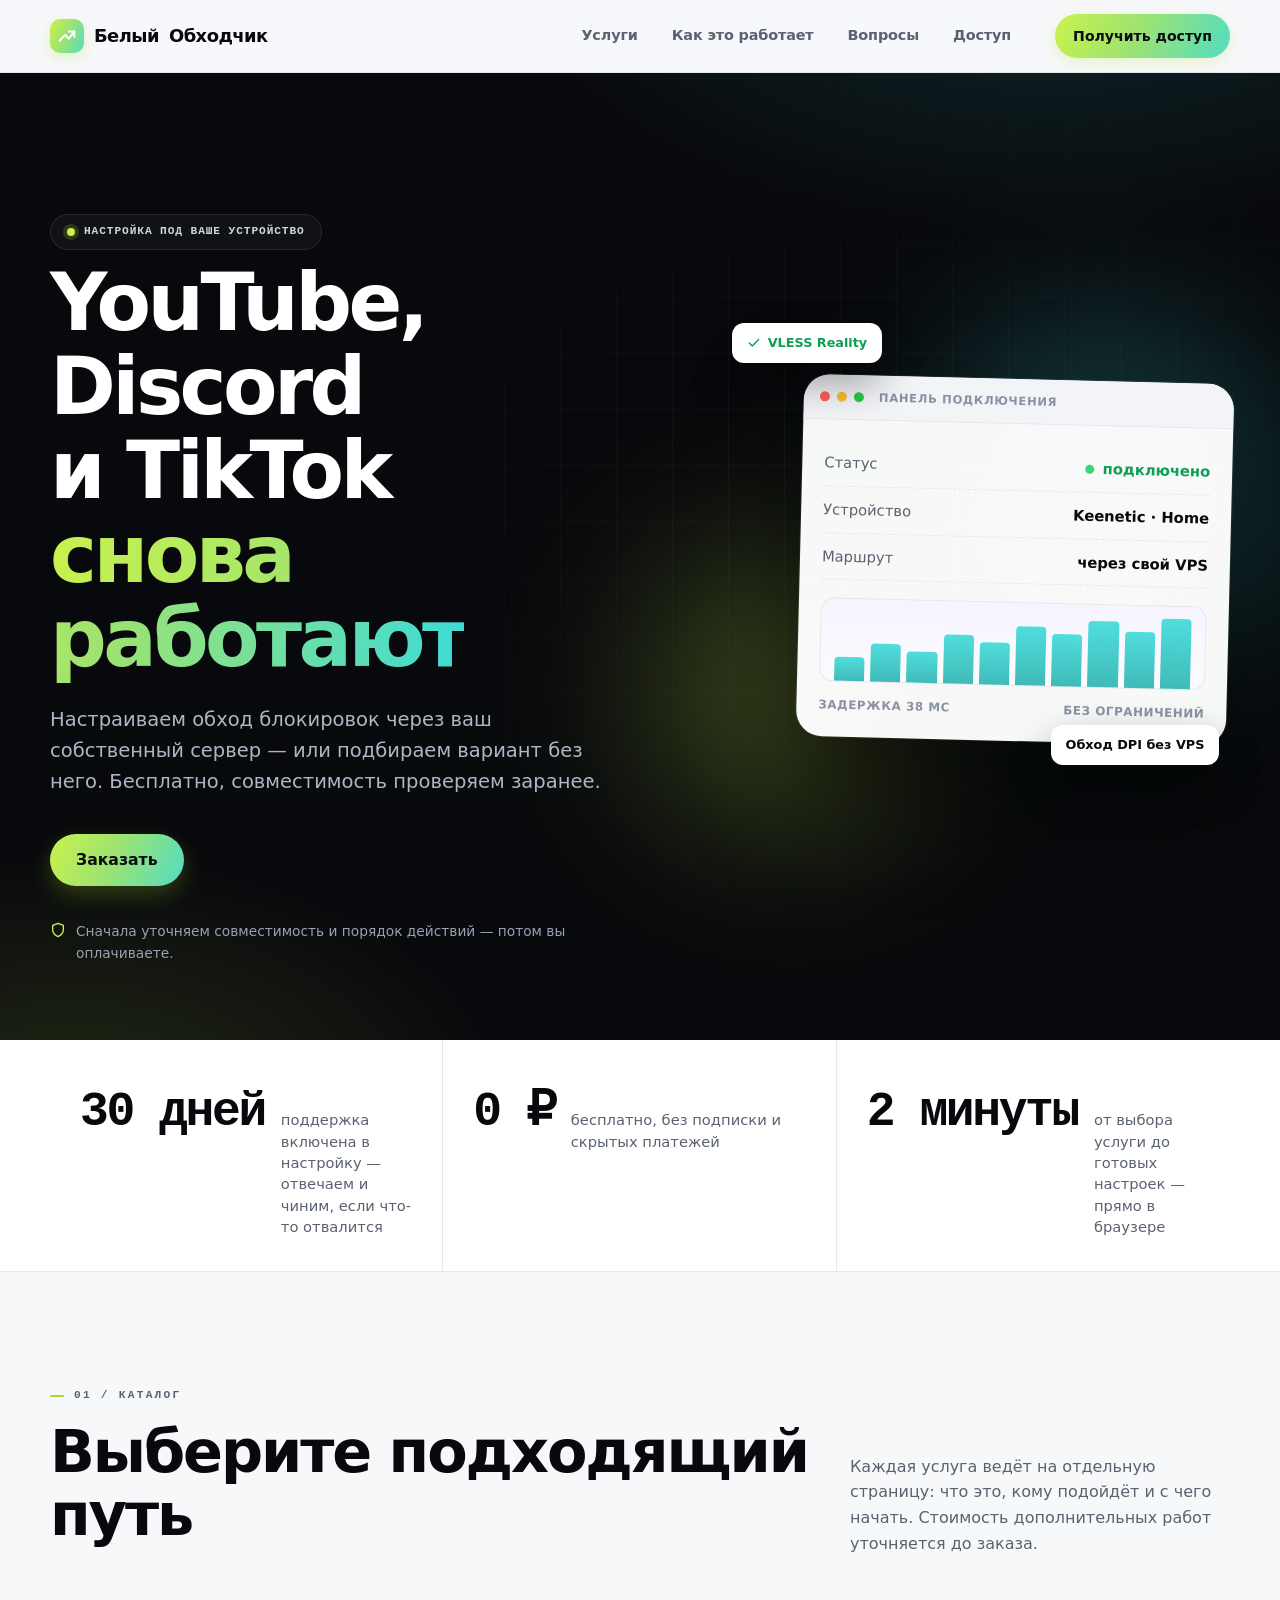
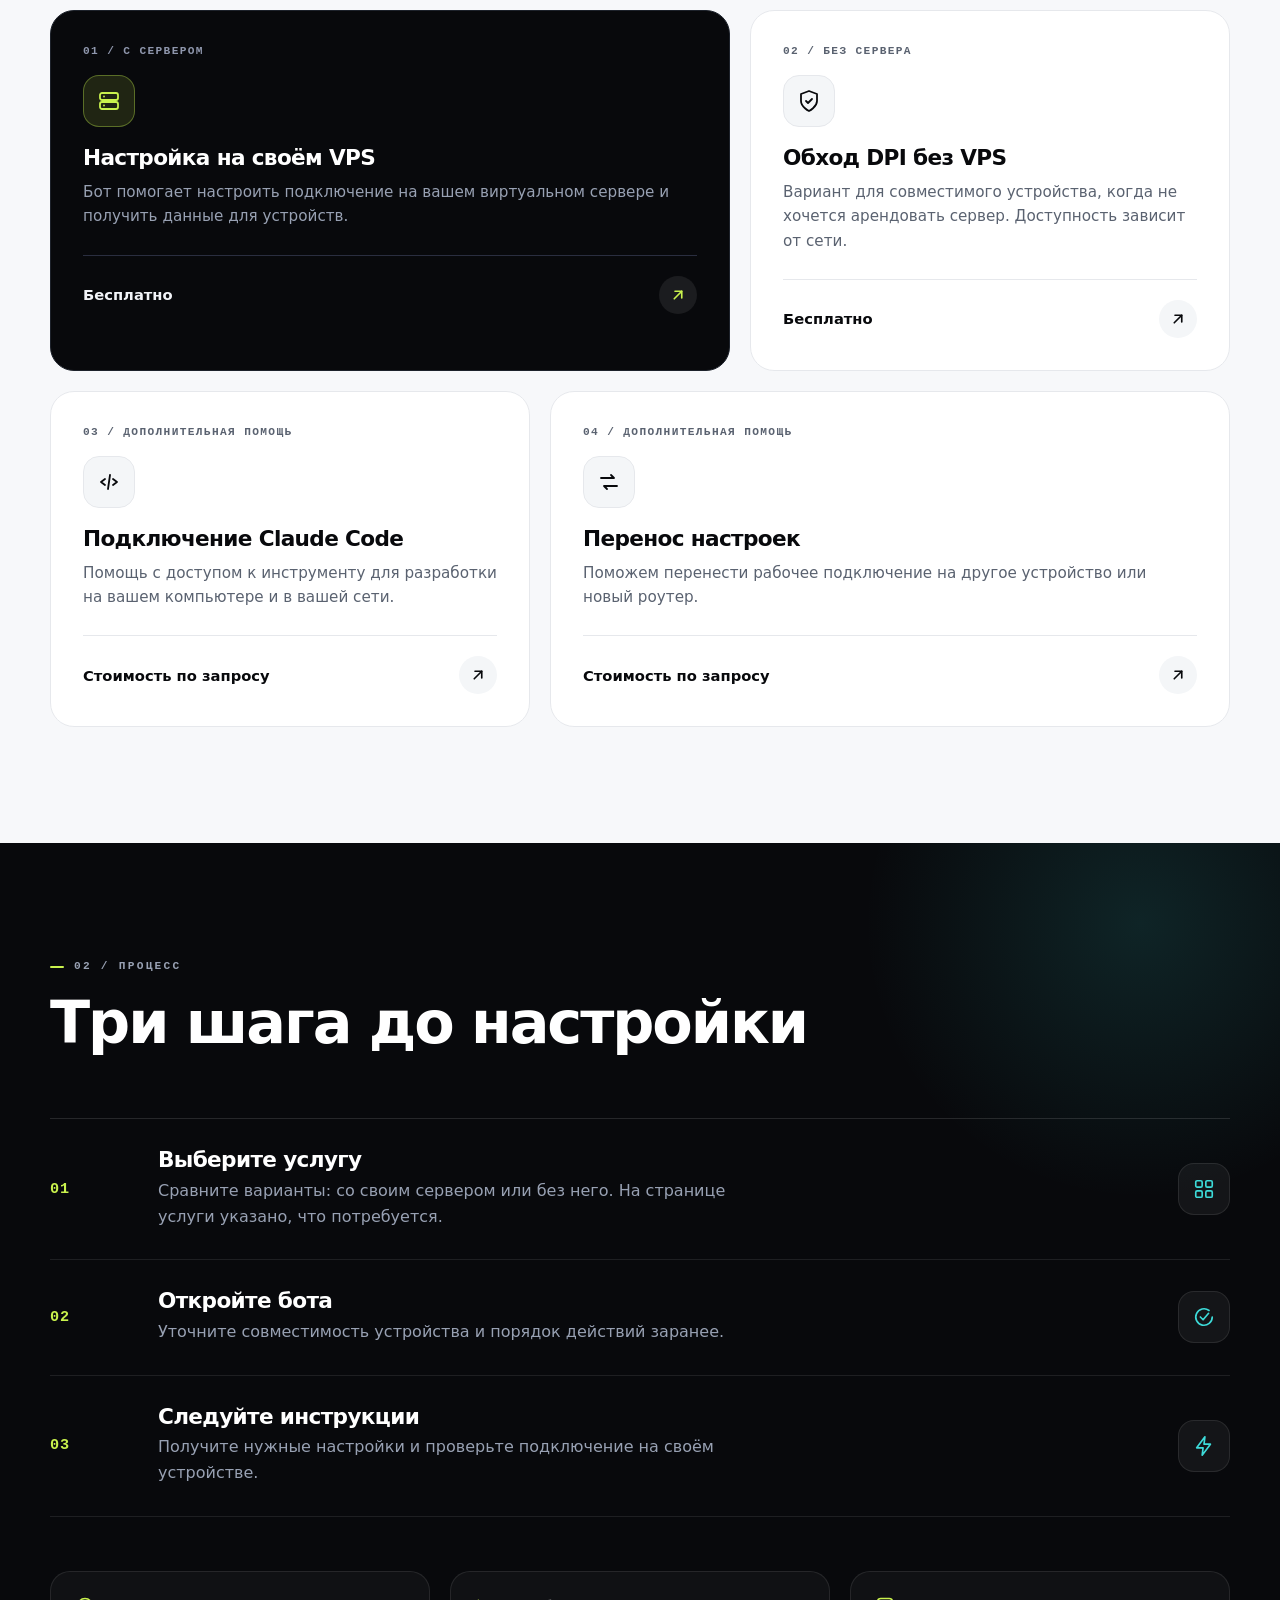
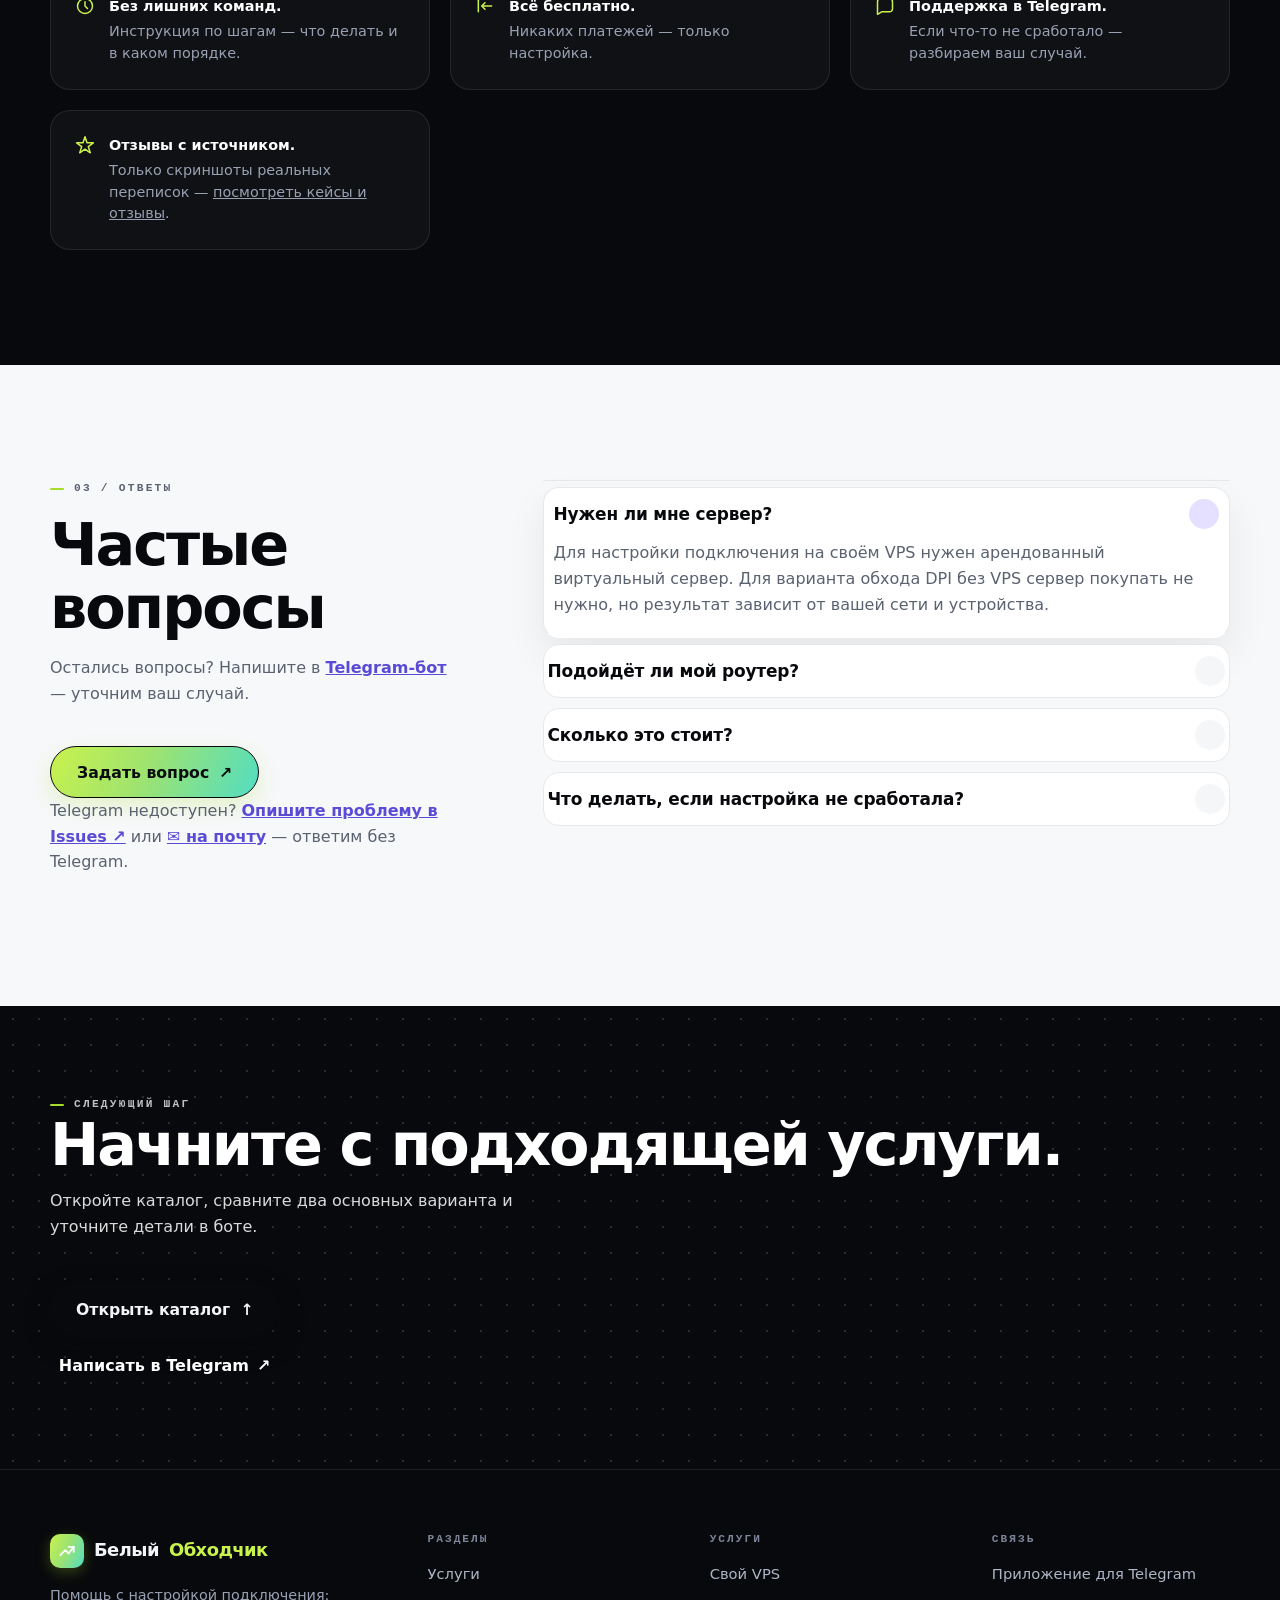
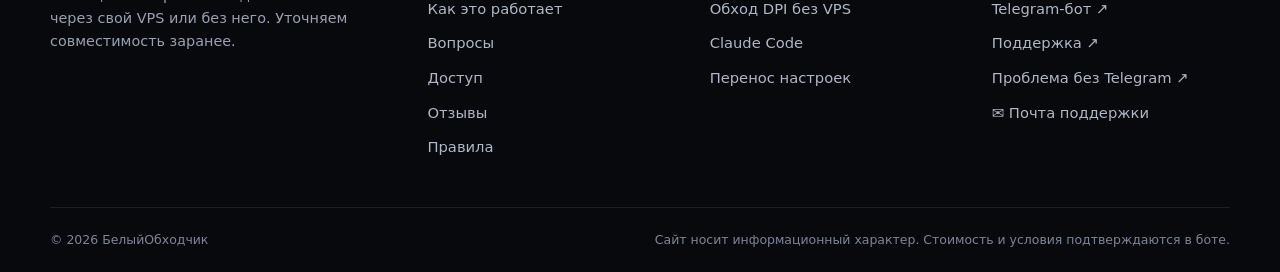
<file: index.html>
<!doctype html>
<html lang="ru">
<head>
  <meta charset="utf-8"><meta http-equiv="Content-Security-Policy" content="default-src 'self'; script-src 'self' 'unsafe-inline'; style-src 'self' 'unsafe-inline'; img-src 'self' data: https:; connect-src 'self' https://api.trongrid.io https://open.er-api.com; font-src 'self' data:; frame-ancestors 'none'; base-uri 'self'; form-action 'self'">
  <meta name="viewport" content="width=device-width, initial-scale=1">
  <meta name="description" content="БелыйОбходчик: помощь с настройкой своего сервера, обходом DPI без сервера и подключением устройств.">
  <meta name="theme-color" content="#0d1017">
  <meta name="mobile-web-app-capable" content="yes">
  <meta name="apple-mobile-web-app-capable" content="yes">
  <meta name="apple-mobile-web-app-status-bar-style" content="black-translucent">
  <meta name="apple-mobile-web-app-title" content="БелыйОбходчик">
  <meta property="og:type" content="website">
  <meta property="og:locale" content="ru_RU">
  <meta property="og:title" content="БелыйОбходчик — настройка подключения без лишней сложности">
  <meta property="og:description" content="БелыйОбходчик: помощь с настройкой своего сервера, обходом DPI без сервера и подключением устройств.">
  <meta name="twitter:card" content="summary_large_image">
  <meta name="twitter:image" content="https://beliyobhodchik.fun/img/og-image.png">
  <meta property="og:image" content="https://beliyobhodchik.fun/img/og-image.png">
  <meta property="og:image:width" content="1200">
  <meta property="og:image:height" content="630">
  <meta property="og:image:type" content="image/png">
  <title>БелыйОбходчик — настройка подключения без лишней сложности</title>
  <link rel="icon" href="img/favicon.svg" type="image/svg+xml">
  <link rel="apple-touch-icon" href="img/apple-touch-icon.png">
  <link rel="manifest" href="manifest.webmanifest">
  <link rel="canonical" href="https://beliyobhodchik.fun/">
  <link rel="stylesheet" href="css/style.css">
</head>
<body>
  <a class="skip-link" href="#main">К содержимому</a>
  <header class="site-header">
    <div class="container header-inner">
      <a class="brand" href="index.html" aria-label="БелыйОбходчик — главная">
        <span class="brand-logo" aria-hidden="true"><svg width="22" height="22" viewBox="0 0 24 24" fill="none" stroke="currentColor" stroke-width="2.2" stroke-linecap="round" stroke-linejoin="round"><path d="M4 17l6-6 4 4 6-8"/><path d="M14 7h6v6"/></svg></span>
        Белый<span>Обходчик</span>
      </a>
      <nav class="nav" aria-label="Главное меню">
        <a href="#services">Услуги</a>
        <a href="#how">Как это работает</a>
        <a href="#faq">Вопросы</a>
        <a href="order.html">Доступ</a>
      </nav>
      <a class="button button-small" href="order.html">Получить доступ</a>
    </div>
  </header>

  <main id="main">
    <!-- HERO -->
    <section class="hero">
      <div class="container hero-layout">
        <div class="hero-copy">
          <p class="badge"><span class="badge-dot" aria-hidden="true"></span> Настройка под ваше устройство</p>
          <h1>YouTube, Discord<br>и TikTok <em>снова работают</em></h1>
          <p class="lead">Настраиваем обход блокировок через ваш собственный сервер — или подбираем вариант без него. Бесплатно, совместимость проверяем заранее.</p>
          <div class="actions">
            <a class="button" href="order.html">Заказать</a>
            <a class="ghost-link" href="#services">Сравнить услуги <span aria-hidden="true">→</span></a>
          </div>
          <div class="hero-note">
            <svg width="16" height="16" viewBox="0 0 24 24" fill="none" stroke="currentColor" stroke-width="2" stroke-linecap="round" stroke-linejoin="round" aria-hidden="true"><path d="M12 22s8-4 8-10V5l-8-3-8 3v7c0 6 8 10 8 10z"/></svg>
            Сначала уточняем совместимость и порядок действий — потом вы оплачиваете.
          </div>
        </div>

        <div class="hero-visual" aria-hidden="true">
          <div class="glow glow-1"></div>
          <div class="glow glow-2"></div>
          <div class="mock-window">
            <div class="mock-bar"><i></i><i></i><i></i><span>панель подключения</span></div>
            <div class="mock-body">
              <div class="mock-row"><span>Статус</span><b class="ok"><i class="pulse"></i> подключено</b></div>
              <div class="mock-row"><span>Устройство</span><b>Keenetic · Home</b></div>
              <div class="mock-row"><span>Маршрут</span><b>через свой VPS</b></div>
              <div class="mock-graph">
                <i style="--h:35%"></i><i style="--h:55%"></i><i style="--h:45%"></i><i style="--h:70%"></i><i style="--h:60%"></i><i style="--h:85%"></i><i style="--h:75%"></i><i style="--h:95%"></i><i style="--h:80%"></i><i style="--h:100%"></i>
              </div>
              <div class="mock-foot"><span>задержка 38 мс</span><span>без ограничений</span></div>
            </div>
          </div>
          <div class="float-chip chip-1"><svg width="14" height="14" viewBox="0 0 24 24" fill="none" stroke="currentColor" stroke-width="2.5" stroke-linecap="round" stroke-linejoin="round"><path d="M20 6L9 17l-5-5"/></svg> VLESS Reality</div>
          <div class="float-chip chip-2">Обход DPI без VPS</div>
        </div>
      </div>
    </section>

    <!-- STATS -->
    <section class="stats">
      <div class="container stats-grid">
        <div class="stat"><strong>30 дней</strong><span>поддержка включена в настройку — отвечаем и чиним, если что-то отвалится</span></div>
        <div class="stat"><strong>0 ₽</strong><span>бесплатно, без подписки и скрытых платежей</span></div>
        <div class="stat"><strong>2 минуты</strong><span>от выбора услуги до готовых настроек — прямо в браузере</span></div>
      </div>
    </section>

    <!-- SERVICES -->
    <section class="section" id="services" aria-labelledby="services-title">
      <div class="container">
        <div class="section-heading">
          <div><p class="eyebrow">01 / Каталог</p><h2 id="services-title">Выберите подходящий путь</h2></div>
          <p>Каждая услуга ведёт на отдельную страницу: что это, кому подойдёт и с чего начать. Стоимость дополнительных работ уточняется до заказа.</p>
        </div>

        <div class="service-grid">
          <a class="service-card featured" href="service-full.html">
            <span class="card-icon" aria-hidden="true"><svg width="24" height="24" viewBox="0 0 24 24" fill="none" stroke="currentColor" stroke-width="1.8" stroke-linecap="round" stroke-linejoin="round"><rect x="3" y="4" width="18" height="7" rx="2"/><rect x="3" y="13" width="18" height="7" rx="2"/><path d="M7 7.5h.01M7 16.5h.01"/></svg></span>
            <span class="card-index">01 / С сервером</span>
            <h3>Настройка на своём VPS</h3>
            <p>Бот помогает настроить подключение на вашем виртуальном сервере и получить данные для устройств.</p>
            <span class="card-bottom"><strong>Бесплатно</strong><span class="card-arrow" aria-hidden="true"><svg width="18" height="18" viewBox="0 0 24 24" fill="none" stroke="currentColor" stroke-width="2.2" stroke-linecap="round" stroke-linejoin="round"><path d="M7 17L17 7"/><path d="M8 7h9v9"/></svg></span></span>
          </a>

          <a class="service-card" href="service-dpi.html">
            <span class="card-icon" aria-hidden="true"><svg width="24" height="24" viewBox="0 0 24 24" fill="none" stroke="currentColor" stroke-width="1.8" stroke-linecap="round" stroke-linejoin="round"><path d="M12 22s8-4 8-10V5l-8-3-8 3v7c0 6 8 10 8 10z"/><path d="M9 12l2 2 4-4"/></svg></span>
            <span class="card-index">02 / Без сервера</span>
            <h3>Обход DPI без VPS</h3>
            <p>Вариант для совместимого устройства, когда не хочется арендовать сервер. Доступность зависит от сети.</p>
            <span class="card-bottom"><strong>Бесплатно</strong><span class="card-arrow" aria-hidden="true"><svg width="18" height="18" viewBox="0 0 24 24" fill="none" stroke="currentColor" stroke-width="2.2" stroke-linecap="round" stroke-linejoin="round"><path d="M7 17L17 7"/><path d="M8 7h9v9"/></svg></span></span>
          </a>

          <a class="service-card" href="service-claude.html">
            <span class="card-icon" aria-hidden="true"><svg width="24" height="24" viewBox="0 0 24 24" fill="none" stroke="currentColor" stroke-width="1.8" stroke-linecap="round" stroke-linejoin="round"><path d="M8 9l-4 3 4 3"/><path d="M16 9l4 3-4 3"/><path d="M13 5l-2 14"/></svg></span>
            <span class="card-index">03 / Дополнительная помощь</span>
            <h3>Подключение Claude Code</h3>
            <p>Помощь с доступом к инструменту для разработки на вашем компьютере и в вашей сети.</p>
            <span class="card-bottom"><strong>Стоимость по запросу</strong><span class="card-arrow" aria-hidden="true"><svg width="18" height="18" viewBox="0 0 24 24" fill="none" stroke="currentColor" stroke-width="2.2" stroke-linecap="round" stroke-linejoin="round"><path d="M7 17L17 7"/><path d="M8 7h9v9"/></svg></span></span>
          </a>

          <a class="service-card" href="service-transfer.html">
            <span class="card-icon" aria-hidden="true"><svg width="24" height="24" viewBox="0 0 24 24" fill="none" stroke="currentColor" stroke-width="1.8" stroke-linecap="round" stroke-linejoin="round"><path d="M4 8h13l-3-3"/><path d="M20 16H7l3 3"/></svg></span>
            <span class="card-index">04 / Дополнительная помощь</span>
            <h3>Перенос настроек</h3>
            <p>Поможем перенести рабочее подключение на другое устройство или новый роутер.</p>
            <span class="card-bottom"><strong>Стоимость по запросу</strong><span class="card-arrow" aria-hidden="true"><svg width="18" height="18" viewBox="0 0 24 24" fill="none" stroke="currentColor" stroke-width="2.2" stroke-linecap="round" stroke-linejoin="round"><path d="M7 17L17 7"/><path d="M8 7h9v9"/></svg></span></span>
          </a>
        </div>
      </div>
    </section>

    <!-- HOW IT WORKS -->
    <section class="section section-dark" id="how" aria-labelledby="how-title">
      <div class="container">
        <div class="section-heading">
          <div><p class="eyebrow">02 / Процесс</p><h2 id="how-title">Три шага до настройки</h2></div>
        </div>
        <ol class="timeline">
          <li>
            <span class="timeline-number">01</span>
            <div><h3>Выберите услугу</h3><p>Сравните варианты: со своим сервером или без него. На странице услуги указано, что потребуется.</p></div>
            <span class="timeline-icon" aria-hidden="true"><svg width="22" height="22" viewBox="0 0 24 24" fill="none" stroke="currentColor" stroke-width="1.8" stroke-linecap="round" stroke-linejoin="round"><rect x="3" y="3" width="7" height="7" rx="1.5"/><rect x="14" y="3" width="7" height="7" rx="1.5"/><rect x="3" y="14" width="7" height="7" rx="1.5"/><rect x="14" y="14" width="7" height="7" rx="1.5"/></svg></span>
          </li>
          <li>
            <span class="timeline-number">02</span>
            <div><h3>Откройте бота</h3><p>Уточните совместимость устройства и порядок действий заранее.</p></div>
            <span class="timeline-icon" aria-hidden="true"><svg width="22" height="22" viewBox="0 0 24 24" fill="none" stroke="currentColor" stroke-width="1.8" stroke-linecap="round" stroke-linejoin="round"><path d="M21 12a9 9 0 11-3.5-7.1"/><path d="M8 12l3 3 6-7"/></svg></span>
          </li>
          <li>
            <span class="timeline-number">03</span>
            <div><h3>Следуйте инструкции</h3><p>Получите нужные настройки и проверьте подключение на своём устройстве.</p></div>
            <span class="timeline-icon" aria-hidden="true"><svg width="22" height="22" viewBox="0 0 24 24" fill="none" stroke="currentColor" stroke-width="1.8" stroke-linecap="round" stroke-linejoin="round"><path d="M13 2L4 14h7l-1 8 9-12h-7l1-8z"/></svg></span>
          </li>
        </ol>

        <div class="trust-row">
          <div class="trust-item"><svg width="20" height="20" viewBox="0 0 24 24" fill="none" stroke="currentColor" stroke-width="1.8" stroke-linecap="round" stroke-linejoin="round" aria-hidden="true"><circle cx="12" cy="12" r="9"/><path d="M12 7v5l3 3"/></svg><span><b>Без лишних команд.</b> Инструкция по шагам — что делать и в каком порядке.</span></div>
          <div class="trust-item"><svg width="20" height="20" viewBox="0 0 24 24" fill="none" stroke="currentColor" stroke-width="1.8" stroke-linecap="round" stroke-linejoin="round" aria-hidden="true"><path d="M20 12H8l4-4m-4 4l4 4"/><path d="M4 5v14"/></svg><span><b>Всё бесплатно.</b> Никаких платежей — только настройка.</span></div>
          <div class="trust-item"><svg width="20" height="20" viewBox="0 0 24 24" fill="none" stroke="currentColor" stroke-width="1.8" stroke-linecap="round" stroke-linejoin="round" aria-hidden="true"><path d="M21 15a4 4 0 01-4 4H8l-5 3V7a4 4 0 014-4h10a4 4 0 014 4z"/></svg><span><b>Поддержка в Telegram.</b> Если что-то не сработало — разбираем ваш случай.</span></div>
          <div class="trust-item"><svg width="20" height="20" viewBox="0 0 24 24" fill="none" stroke="currentColor" stroke-width="1.8" stroke-linecap="round" stroke-linejoin="round" aria-hidden="true"><path d="M12 2l2.4 7.4H22l-6 4.6 2.3 7.4L12 17l-6.3 4.4L8 14 2 9.4h7.6z"/></svg><span><b>Отзывы с источником.</b> Только скриншоты реальных переписок — <a href="reviews.html">посмотреть кейсы и отзывы</a>.</span></div>
        </div>
      </div>
    </section>

    <!-- FAQ -->
    <section class="section" id="faq" aria-labelledby="faq-title">
      <div class="container faq-layout">
        <div class="faq-intro">
          <p class="eyebrow">03 / Ответы</p>
          <h2 id="faq-title">Частые вопросы</h2>
          <p class="muted">Остались вопросы? Напишите в <a href="https://t.me/beliy_obhodchik_bot" target="_blank" rel="noopener noreferrer">Telegram-бот</a> — уточним ваш случай.</p>
          <a class="button button-outline" href="https://t.me/beliy_obhodchik_bot" target="_blank" rel="noopener noreferrer">Задать вопрос <span aria-hidden="true">↗</span></a>
          <p class="muted">Telegram недоступен? <a href="https://github.com/camce6e-wq/beliy-obhodchik/issues/new/choose">Опишите проблему в Issues ↗</a> или <a href="mailto:support@example.com">&#9993; на почту</a> — ответим без Telegram.</p>
        </div>
        <div class="faq-list">
          <details open><summary>Нужен ли мне сервер?</summary><p>Для настройки подключения на своём VPS нужен арендованный виртуальный сервер. Для варианта обхода DPI без VPS сервер покупать не нужно, но результат зависит от вашей сети и устройства.</p></details>
          <details><summary>Подойдёт ли мой роутер?</summary><p>У разных моделей и версий программного обеспечения разные возможности. Укажите модель в боте до заказа, чтобы уточнить совместимость.</p></details>
          <details><summary>Сколько это стоит?</summary><p>Бесплатно. Если вы выбираете вариант с собственным VPS, аренда сервера оплачивается провайдеру отдельно.</p></details>
          <details><summary>Что делать, если настройка не сработала?</summary><p>Сообщите в бот модель устройства и на каком шаге возникла проблема. Подключение может зависеть от провайдера, оборудования и текущих ограничений сети.</p></details>
        </div>
      </div>
    </section>

    <!-- CTA -->
    <section class="contact-band">
      <div class="container contact-inner">
        <div>
          <p class="eyebrow light">Следующий шаг</p>
          <h2>Начните с подходящей услуги.</h2>
          <p>Откройте каталог, сравните два основных варианта и уточните детали в боте.</p>
        </div>
        <div class="contact-actions">
          <a class="button button-light" href="#services">Открыть каталог <span aria-hidden="true">↑</span></a>
          <a class="ghost-link on-dark" href="https://t.me/beliy_obhodchik_bot" target="_blank" rel="noopener noreferrer">Написать в Telegram <span aria-hidden="true">↗</span></a>
        </div>
      </div>
    </section>
  </main>

  <footer class="site-footer">
    <div class="container footer-grid">
      <div class="footer-brand">
        <a class="brand on-dark" href="index.html"><span class="brand-logo" aria-hidden="true"><svg width="20" height="20" viewBox="0 0 24 24" fill="none" stroke="currentColor" stroke-width="2.2" stroke-linecap="round" stroke-linejoin="round"><path d="M4 17l6-6 4 4 6-8"/><path d="M14 7h6v6"/></svg></span>Белый<span>Обходчик</span></a>
        <p>Помощь с настройкой подключения: через свой VPS или без него. Уточняем совместимость заранее.</p>
      </div>
      <nav class="footer-col" aria-label="Разделы">
        <h3>Разделы</h3>
        <a href="#services">Услуги</a>
        <a href="#how">Как это работает</a>
        <a href="#faq">Вопросы</a>
        <a href="order.html">Доступ</a>
        <a href="reviews.html">Отзывы</a>
        <a href="legal.html">Правила</a>
      </nav>
      <nav class="footer-col" aria-label="Услуги">
        <h3>Услуги</h3>
        <a href="service-full.html">Свой VPS</a>
        <a href="service-dpi.html">Обход DPI без VPS</a>
        <a href="service-claude.html">Claude Code</a>
        <a href="service-transfer.html">Перенос настроек</a>
      </nav>
      <div class="footer-col">
        <h3>Связь</h3>
        <a href="webapp/index.html">Приложение для Telegram</a>
        <a href="https://t.me/beliy_obhodchik_bot" target="_blank" rel="noopener noreferrer">Telegram-бот ↗</a>
        <a href="https://t.me/beliy_obhodchik_support_bot" target="_blank" rel="noopener noreferrer">Поддержка ↗</a>
        <a href="https://github.com/camce6e-wq/beliy-obhodchik/issues/new/choose">Проблема без Telegram ↗</a>
        <!-- TODO: заменить support@example.com на боевой адрес поддержки -->
        <a href="mailto:support@example.com">&#9993; Почта поддержки</a>
      </div>
    </div>
    <div class="container footer-bottom">
      <small>© 2026 БелыйОбходчик</small>
      <small>Сайт носит информационный характер. Стоимость и условия подтверждаются в боте.</small>
    </div>
  </footer>
  <script type="application/ld+json">
  {
    "@context": "https://schema.org",
    "@graph": [
      {
        "@type": "Organization",
        "name": "БелыйОбходчик",
        "url": "https://beliyobhodchik.fun/",
        "logo": {
          "@type": "ImageObject",
          "url": "https://beliyobhodchik.fun/img/apple-touch-icon.png",
          "width": 180,
          "height": 180
        },
        "sameAs": ["https://t.me/beliy_obhodchik_bot"]
      },
      {
        "@type": "ItemList",
        "name": "Услуги",
        "itemListOrder": "https://schema.org/ItemListOrderAscending",
        "numberOfItems": 4,
        "itemListElement": [
          {
            "@type": "ListItem",
            "position": 1,
            "name": "Настройка на своём VPS",
            "url": "https://beliyobhodchik.fun/service-full.html"
          },
          {
            "@type": "ListItem",
            "position": 2,
            "name": "Обход DPI без VPS",
            "url": "https://beliyobhodchik.fun/service-dpi.html"
          },
          {
            "@type": "ListItem",
            "position": 3,
            "name": "Подключение Claude Code",
            "url": "https://beliyobhodchik.fun/service-claude.html"
          },
          {
            "@type": "ListItem",
            "position": 4,
            "name": "Перенос настроек",
            "url": "https://beliyobhodchik.fun/service-transfer.html"
          }
        ]
      },
      {
        "@type": "FAQPage",
        "mainEntity": [
      {
        "@type": "Question",
        "name": "Нужен ли мне сервер?",
        "acceptedAnswer": {
          "@type": "Answer",
          "text": "Для настройки подключения на своём VPS нужен арендованный виртуальный сервер. Для варианта обхода DPI без VPS сервер покупать не нужно, но результат зависит от вашей сети и устройства."
        }
      },
      {
        "@type": "Question",
        "name": "Подойдёт ли мой роутер?",
        "acceptedAnswer": {
          "@type": "Answer",
          "text": "У разных моделей и версий программного обеспечения разные возможности. Укажите модель в боте до заказа, чтобы уточнить совместимость."
        }
      },
      {
        "@type": "Question",
        "name": "Сколько это стоит?",
        "acceptedAnswer": {
          "@type": "Answer",
          "text": "Бесплатно. Если вы выбираете вариант с собственным VPS, аренда сервера оплачивается провайдеру отдельно."
        }
      },
      {
        "@type": "Question",
        "name": "Что делать, если настройка не сработала?",
        "acceptedAnswer": {
          "@type": "Answer",
          "text": "Сообщите в бот модель устройства и на каком шаге возникла проблема. Подключение может зависеть от провайдера, оборудования и текущих ограничений сети."
        }
      },
    ]
      }
    ]
  }
  </script>
  <a class="sticky-cta" href="order.html">Получить доступ — бесплатно</a>
</body>
</html>
</file>
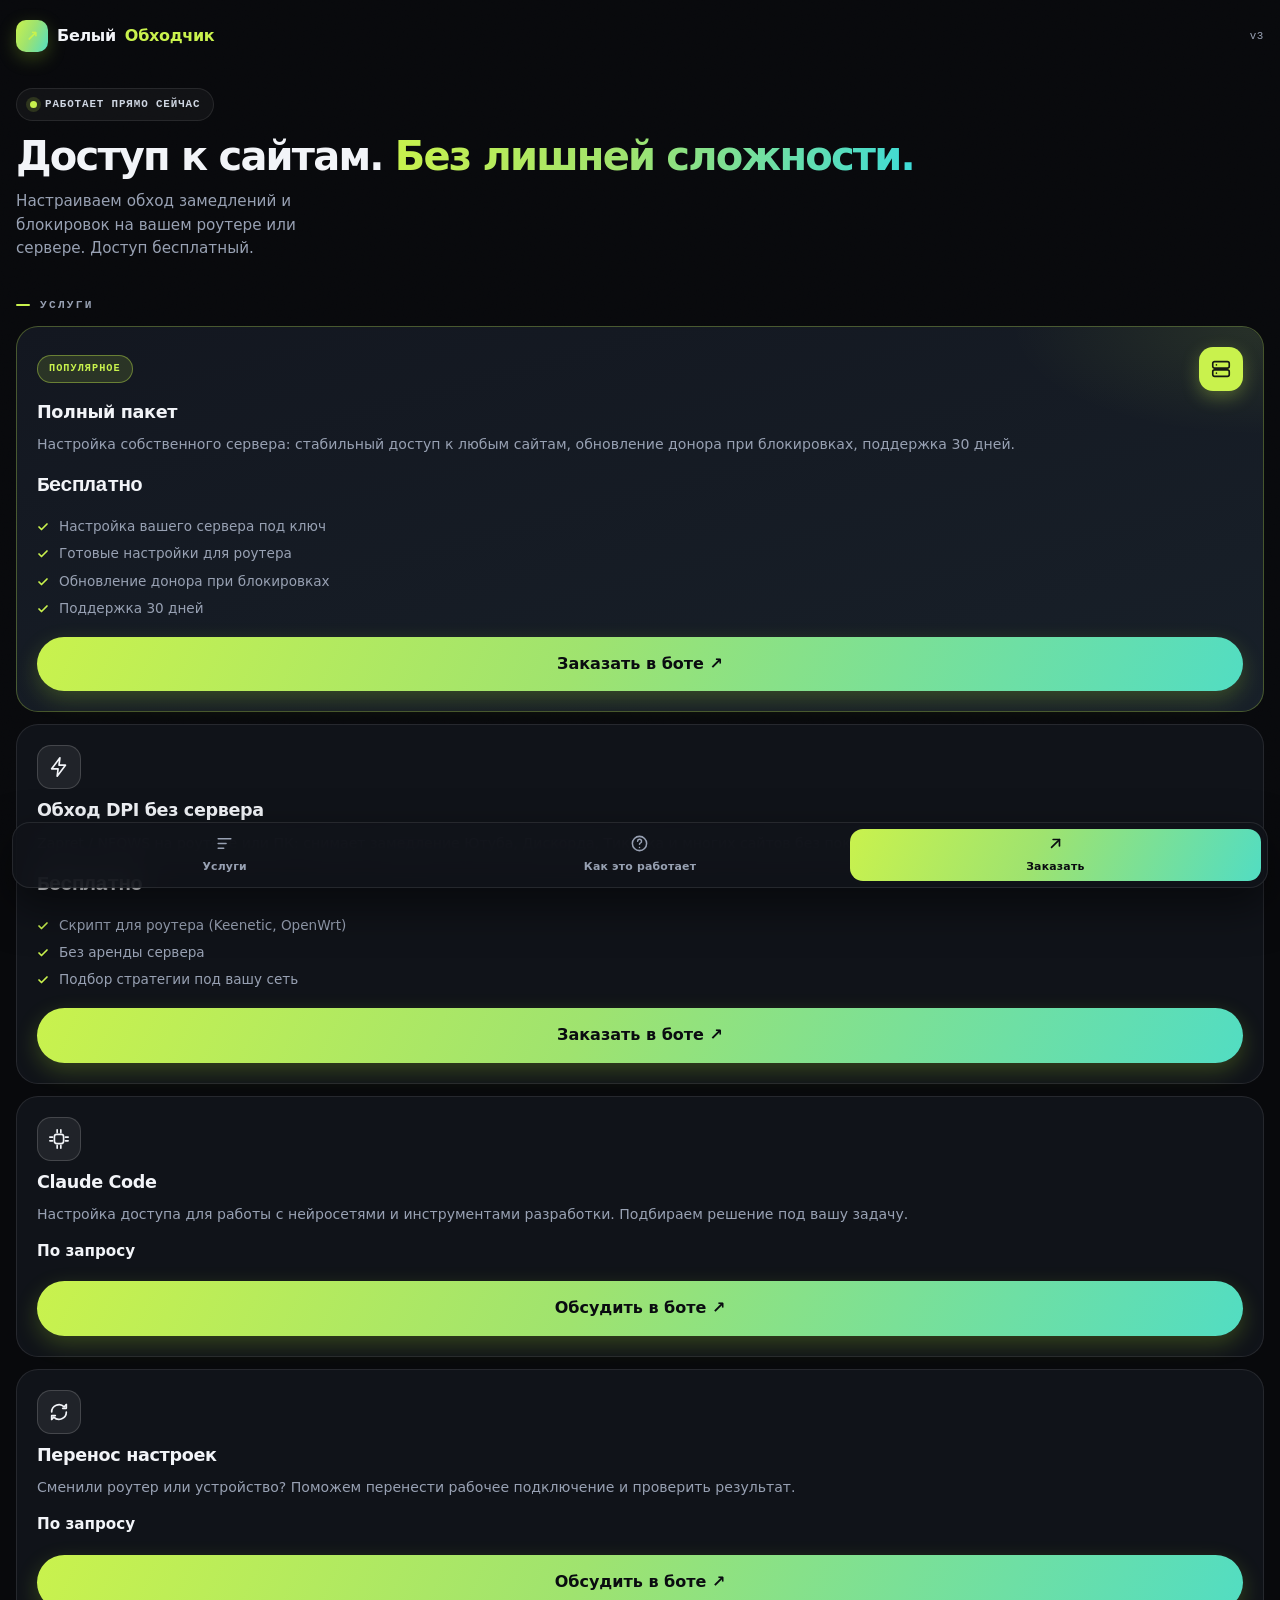
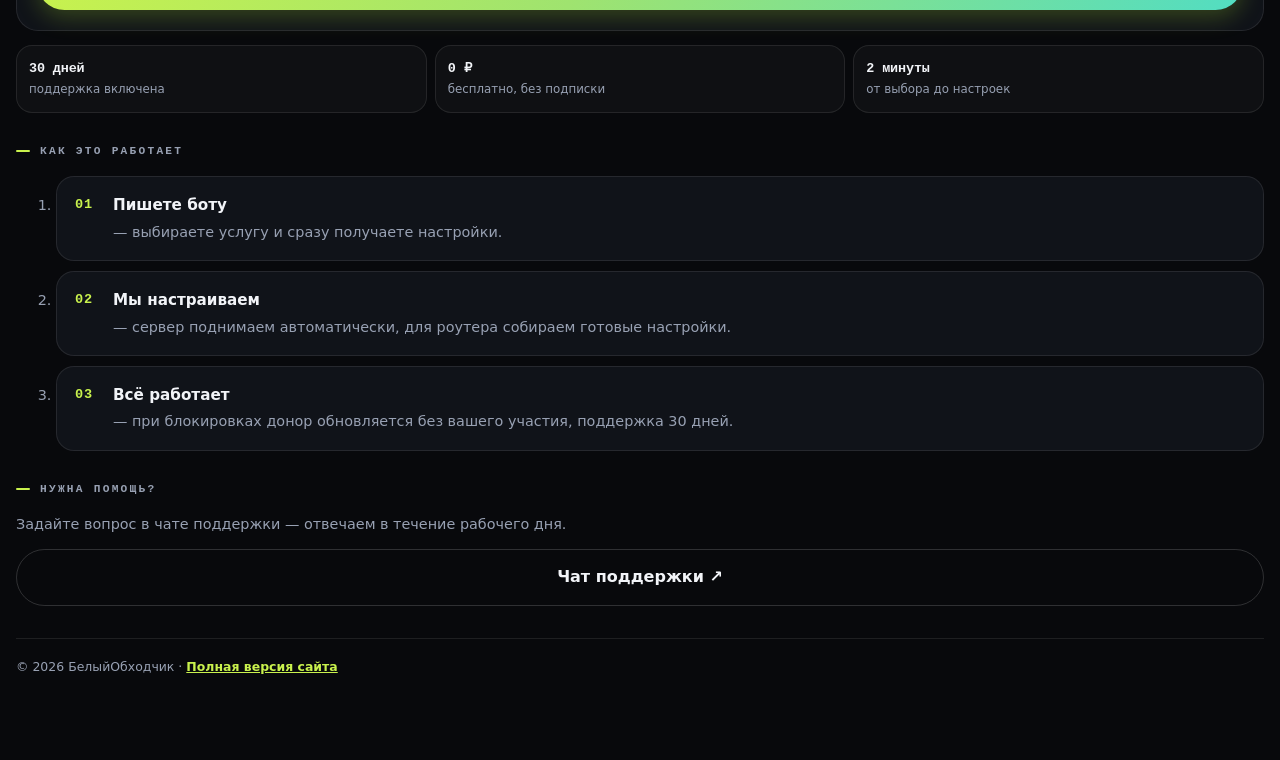
<file: webapp/index.html>
<!doctype html>
<html lang="ru">
<head>
<meta charset="utf-8"><meta http-equiv="Content-Security-Policy" content="default-src 'self'; script-src 'self' 'unsafe-inline' https://telegram.org; style-src 'self' 'unsafe-inline'; img-src 'self' data: https:; connect-src 'self' https:; font-src 'self' data:; frame-ancestors 'none'; base-uri 'self'; form-action 'self'">
<meta name="viewport" content="width=device-width, initial-scale=1, viewport-fit=cover">
<meta name="description" content="БелыйОбходчик — настройка стабильного доступа к заблокированным сайтам за один день. Витрина услуг в Telegram.">
<meta name="theme-color" content="#0d1017">
<meta property="og:type" content="website">
<meta property="og:locale" content="ru_RU">
<meta property="og:title" content="БелыйОбходчик — услуги">
<meta property="og:description" content="Настройка доступа к заблокированным сайтам: свой сервер, обход DPI без сервера, перенос настроек. Бесплатно.">
<meta name="twitter:card" content="summary_large_image">
<meta name="twitter:image" content="https://beliyobhodchik.fun/img/og-image.png">
<meta property="og:image" content="https://beliyobhodchik.fun/img/og-image.png">
<meta property="og:image:width" content="1200">
<meta property="og:image:height" content="630">
<meta property="og:image:type" content="image/png">
<title>БелыйОбходчик — услуги</title>
<link rel="canonical" href="https://beliyobhodchik.fun/webapp/index.html">
<link rel="icon" href="../img/favicon.svg" type="image/svg+xml">
<link rel="stylesheet" href="style.css">
<script src="https://telegram.org/js/telegram-web-app.js"></script>
</head>
<body>
<a class="skip-link" href="#main">К содержимому</a>
<header class="top">
  <a class="brand" href="https://beliyobhodchik.fun/">
    <span class="brand-mark" aria-hidden="true">↗</span>
    Белый<span>Обходчик</span>
  </a>
  <span class="top-note">v3</span>
</header>

<main id="main">
  <section class="hero">
    <p class="badge"><span class="dot" aria-hidden="true"></span>Работает прямо сейчас</p>
    <h1>Доступ к сайтам. <em>Без лишней сложности.</em></h1>
    <p class="lead">Настраиваем обход замедлений и блокировок на вашем роутере или сервере. Доступ бесплатный.</p>
  </section>

  <section aria-labelledby="srv">
    <h2 id="srv" class="sec-title">Услуги</h2>

    <article class="card featured">
      <div class="card-head"><span class="tag">Популярное</span><span class="icon" aria-hidden="true"><svg width="22" height="22" viewBox="0 0 24 24" fill="none" stroke="currentColor" stroke-width="1.8" stroke-linecap="round"><rect x="3" y="4" width="18" height="7" rx="2"/><rect x="3" y="13" width="18" height="7" rx="2"/><path d="M7 7.5h.01M7 16.5h.01"/></svg></span></div>
      <h3>Полный пакет</h3>
      <p>Настройка собственного сервера: стабильный доступ к любым сайтам, обновление донора при блокировках, поддержка 30 дней.</p>
      <div class="price"><strong>Бесплатно</strong></div>
      <ul class="inc">
        <li>Настройка вашего сервера под ключ</li>
        <li>Готовые настройки для роутера</li>
        <li>Обновление донора при блокировках</li>
        <li>Поддержка 30 дней</li>
      </ul>
      <a class="btn" href="https://t.me/beliy_obhodchik_bot?start=vps">Заказать в боте ↗</a>
    </article>

    <article class="card">
      <div class="card-head"><span class="icon" aria-hidden="true"><svg width="22" height="22" viewBox="0 0 24 24" fill="none" stroke="currentColor" stroke-width="1.8" stroke-linejoin="round"><path d="M13 2 4 14h7l-1 8 9-12h-7l1-8Z"/></svg></span></div>
      <h3>Обход DPI без сервера</h3>
      <p>Zapret / NFQWS на роутере или ПК: снимает замедление Ютуба, Дискорда, ТикТока и многих сайтов без покупки VPS.</p>
      <div class="price"><strong>Бесплатно</strong></div>
      <ul class="inc">
        <li>Скрипт для роутера (Keenetic, OpenWrt)</li>
        <li>Без аренды сервера</li>
        <li>Подбор стратегии под вашу сеть</li>
      </ul>
      <a class="btn" href="https://t.me/beliy_obhodchik_bot?start=dpi">Заказать в боте ↗</a>
    </article>

    <article class="card">
      <div class="card-head"><span class="icon" aria-hidden="true"><svg width="22" height="22" viewBox="0 0 24 24" fill="none" stroke="currentColor" stroke-width="1.8" stroke-linecap="round"><rect x="7" y="7" width="10" height="10" rx="2.5"/><path d="M10 2v3M14 2v3M10 19v3M14 19v3M2 10h3M2 14h3M19 10h3M19 14h3"/></svg></span></div>
      <h3>Claude Code</h3>
      <p>Настройка доступа для работы с нейросетями и инструментами разработки. Подбираем решение под вашу задачу.</p>
      <div class="price"><span class="on-request">По запросу</span></div>
      <a class="btn" href="https://t.me/beliy_obhodchik_bot?start=claude">Обсудить в боте ↗</a>
    </article>

    <article class="card">
      <div class="card-head"><span class="icon" aria-hidden="true"><svg width="22" height="22" viewBox="0 0 24 24" fill="none" stroke="currentColor" stroke-width="1.8" stroke-linecap="round" stroke-linejoin="round"><path d="M20 12a8 8 0 0 1-13.7 5.6L4 20"/><path d="M4 12a8 8 0 0 1 13.7-5.6L20 4"/><path d="M20 4v4h-4M4 20v-4h4"/></svg></span></div>
      <h3>Перенос настроек</h3>
      <p>Сменили роутер или устройство? Поможем перенести рабочее подключение и проверить результат.</p>
      <div class="price"><span class="on-request">По запросу</span></div>
      <a class="btn" href="https://t.me/beliy_obhodchik_bot?start=transfer">Обсудить в боте ↗</a>
    </article>
  </section>

  <section class="trust" aria-label="Что входит в настройку">
    <div class="trust-item"><b>30 дней</b>поддержка включена</div>
    <div class="trust-item"><b>0 ₽</b>бесплатно, без подписки</div>
    <div class="trust-item"><b>2 минуты</b>от выбора до настроек</div>
  </section>

  <section class="steps" aria-labelledby="how">
    <h2 id="how" class="sec-title">Как это работает</h2>
    <ol>
      <li><b>Пишете боту</b> — выбираете услугу и сразу получаете настройки.</li>
      <li><b>Мы настраиваем</b> — сервер поднимаем автоматически, для роутера собираем готовые настройки.</li>
      <li><b>Всё работает</b> — при блокировках донор обновляется без вашего участия, поддержка 30 дней.</li>
    </ol>
  </section>

  <section class="support" aria-labelledby="sup">
    <h2 id="sup" class="sec-title">Нужна помощь?</h2>
    <p>Задайте вопрос в чате поддержки — отвечаем в течение рабочего дня.</p>
    <a class="btn outline" href="https://t.me/beliy_obhodchik_support_bot">Чат поддержки ↗</a>
  </section>
</main>

<footer>
  <p>© 2026 БелыйОбходчик · <a href="https://beliyobhodchik.fun/">Полная версия сайта</a></p>
</footer>

<nav class="tabbar" aria-label="Навигация приложения">
  <a href="#srv"><b aria-hidden="true"><svg width="19" height="19" viewBox="0 0 24 24" fill="none" stroke="currentColor" stroke-width="1.9" stroke-linecap="round"><path d="M4 6h16M4 12h10M4 18h7"/></svg></b>Услуги</a>
  <a href="#how"><b aria-hidden="true"><svg width="19" height="19" viewBox="0 0 24 24" fill="none" stroke="currentColor" stroke-width="1.9" stroke-linecap="round"><circle cx="12" cy="12" r="9"/><path d="M9.6 9.2a2.5 2.5 0 1 1 3.4 2.3c-.7.3-1 .9-1 1.6"/><path d="M12 17h.01"/></svg></b>Как это работает</a>
  <a class="cta" href="https://t.me/beliy_obhodchik_bot?start=vps"><b aria-hidden="true"><svg width="19" height="19" viewBox="0 0 24 24" fill="none" stroke="currentColor" stroke-width="2.1" stroke-linecap="round" stroke-linejoin="round"><path d="M7 17 17 7"/><path d="M9 7h8v8"/></svg></b>Заказать</a>
</nav>

<script>
// Палитра приложения фиксирована (тёмная), поэтому цвета темы Telegram не подменяем:
// иначе светлая тема даст тёмный текст на тёмном фоне.
var tg = window.Telegram ? window.Telegram.WebApp : null;
if (tg) { tg.ready(); tg.expand(); tg.setHeaderColor('#08090c'); tg.setBackgroundColor('#08090c'); }
function openBot(url) {
  if (tg && tg.openTelegramLink) tg.openTelegramLink(url);
  else window.location.href = url;
}
document.querySelectorAll('.btn, .tabbar a[href*="t.me"]').forEach(function (el) {
  el.addEventListener('click', function (e) {
    e.preventDefault();
    openBot(el.href);
  });
});
</script>
</body>
</html>
</file>
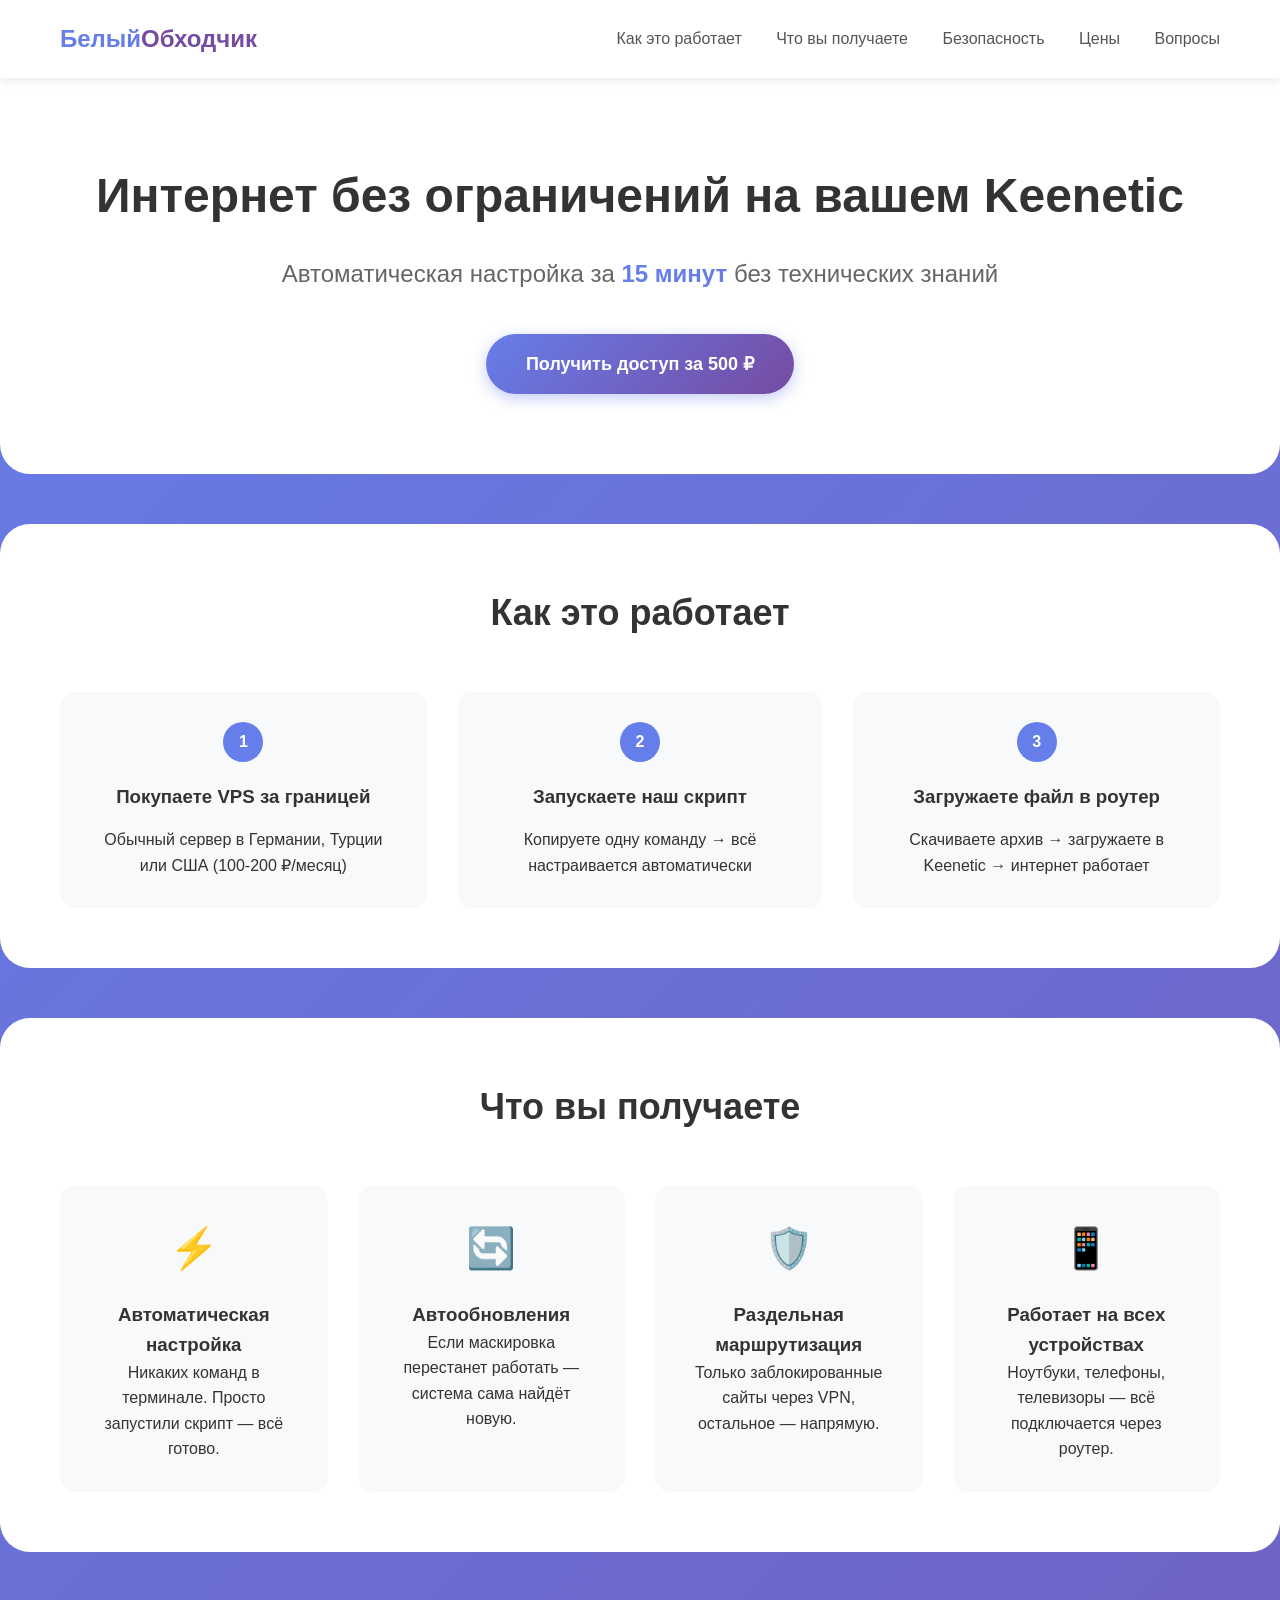
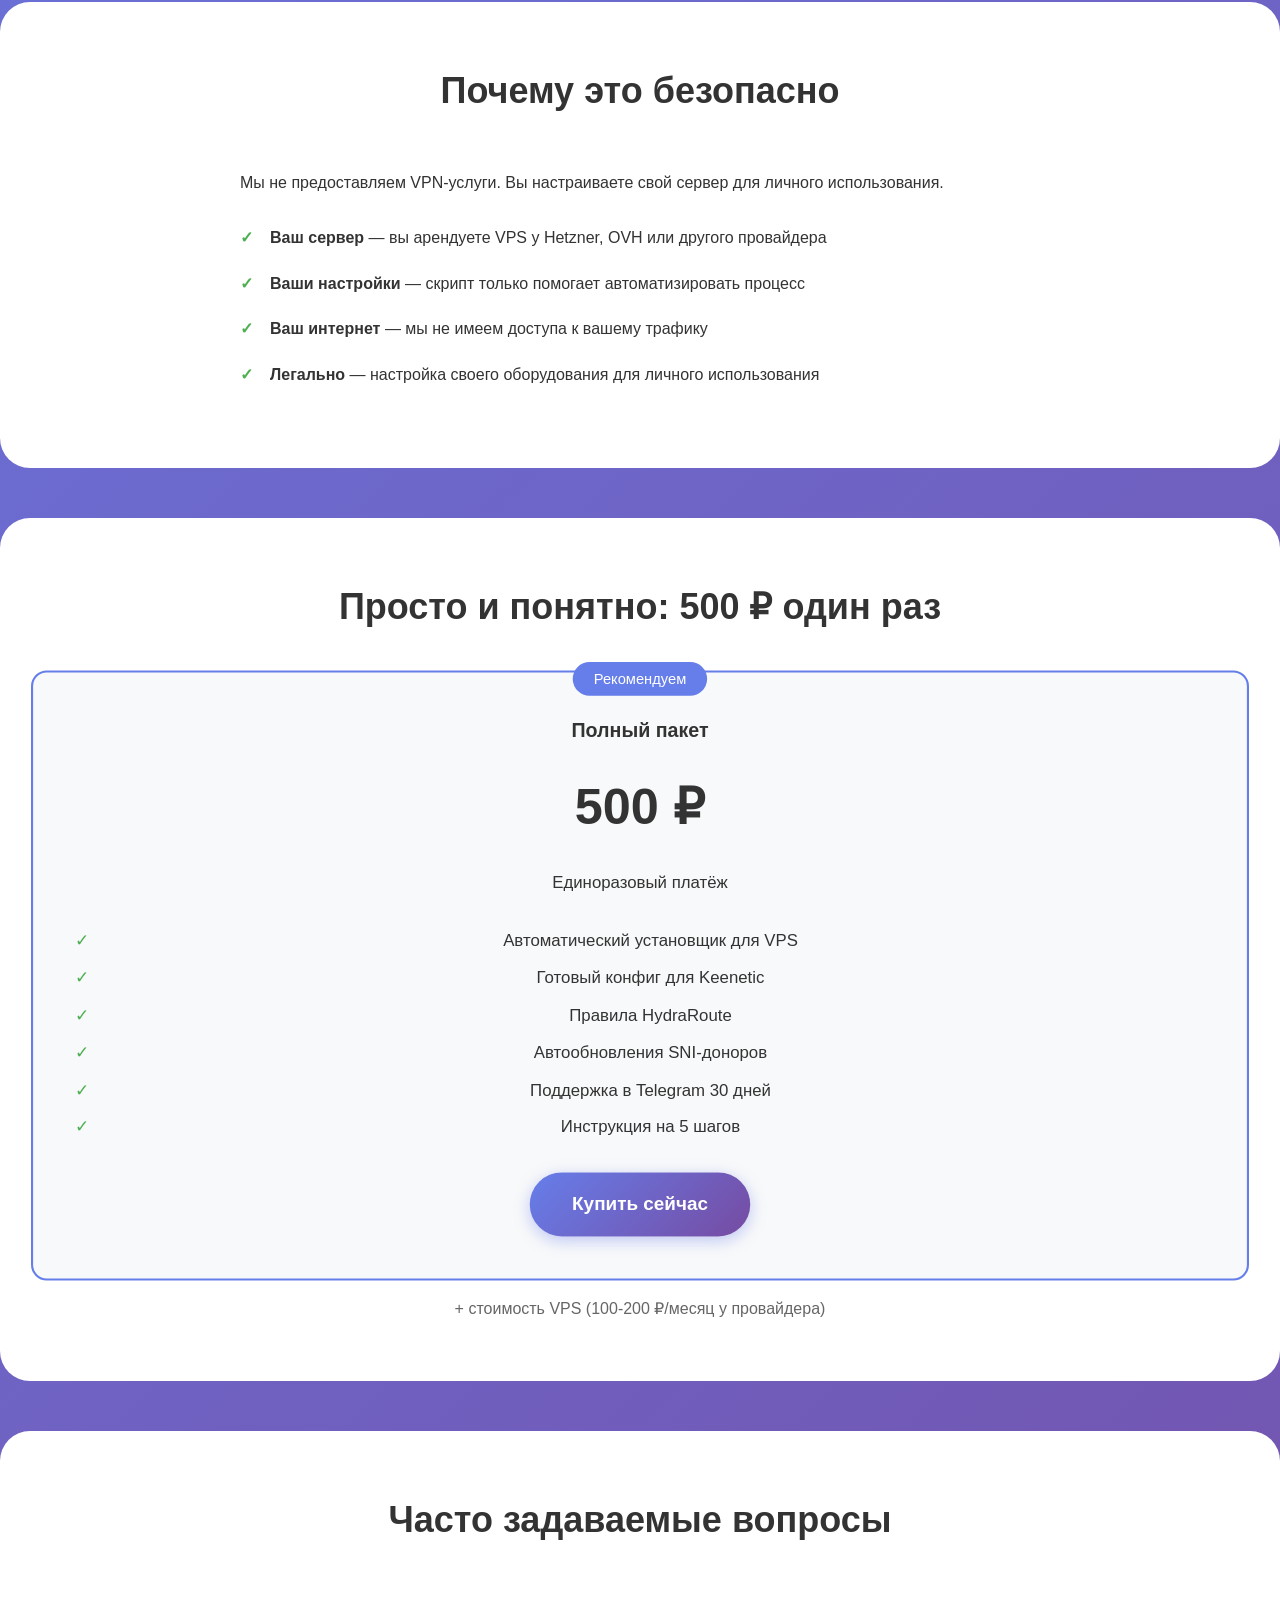
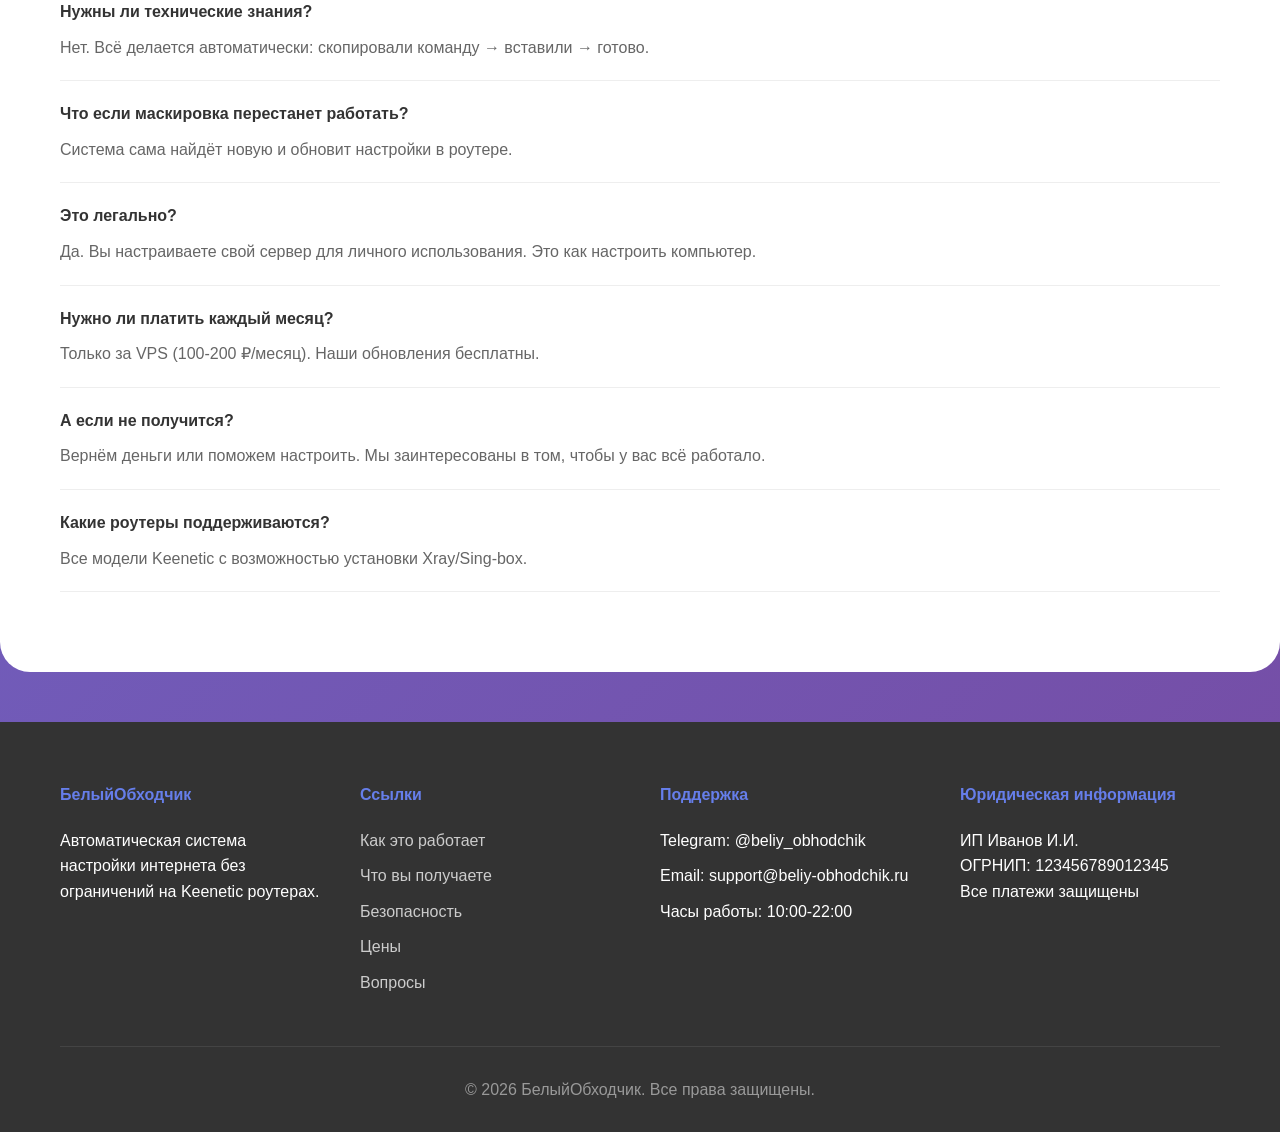
<file: landing_index.html>
<!DOCTYPE html>
<html lang="ru">
<head>
    <meta charset="UTF-8">
    <meta name="viewport" content="width=device-width, initial-scale=1.0">
    <title>Белый Обходчик — Интернет без ограничений на Keenetic</title>
    <style>
        /* Общие стили */
        * {
            margin: 0;
            padding: 0;
            box-sizing: border-box;
            font-family: -apple-system, BlinkMacSystemFont, 'Segoe UI', Roboto, Oxygen, Ubuntu, sans-serif;
        }
        
        body {
            background: linear-gradient(135deg, #667eea 0%, #764ba2 100%);
            color: #333;
            line-height: 1.6;
            min-height: 100vh;
        }
        
        .container {
            max-width: 1200px;
            margin: 0 auto;
            padding: 0 20px;
        }
        
        /* Шапка */
        header {
            background: white;
            box-shadow: 0 2px 10px rgba(0,0,0,0.1);
            position: sticky;
            top: 0;
            z-index: 1000;
        }
        
        .header-content {
            display: flex;
            justify-content: space-between;
            align-items: center;
            padding: 20px 0;
        }
        
        .logo {
            font-size: 24px;
            font-weight: bold;
            color: #667eea;
            text-decoration: none;
        }
        
        .logo span {
            color: #764ba2;
        }
        
        nav a {
            margin-left: 30px;
            text-decoration: none;
            color: #555;
            font-weight: 500;
            transition: color 0.3s;
        }
        
        nav a:hover {
            color: #667eea;
        }
        
        /* Герой-секция */
        .hero {
            background: white;
            padding: 80px 0;
            text-align: center;
            border-radius: 0 0 30px 30px;
            margin-bottom: 50px;
        }
        
        .hero h1 {
            font-size: 48px;
            margin-bottom: 20px;
            color: #333;
        }
        
        .hero h2 {
            font-size: 24px;
            color: #666;
            margin-bottom: 40px;
            font-weight: 400;
        }
        
        .highlight {
            color: #667eea;
            font-weight: bold;
        }
        
        .cta-button {
            display: inline-block;
            background: linear-gradient(135deg, #667eea 0%, #764ba2 100%);
            color: white;
            padding: 16px 40px;
            border-radius: 50px;
            text-decoration: none;
            font-size: 18px;
            font-weight: bold;
            box-shadow: 0 4px 15px rgba(102, 126, 234, 0.4);
            transition: transform 0.3s, box-shadow 0.3s;
        }
        
        .cta-button:hover {
            transform: translateY(-2px);
            box-shadow: 0 6px 20px rgba(102, 126, 234, 0.6);
        }
        
        /* Секция "Как это работает" */
        .how-it-works {
            background: white;
            padding: 60px 0;
            margin-bottom: 50px;
            border-radius: 30px;
        }
        
        .section-title {
            text-align: center;
            margin-bottom: 50px;
            font-size: 36px;
            color: #333;
        }
        
        .steps {
            display: grid;
            grid-template-columns: repeat(auto-fit, minmax(300px, 1fr));
            gap: 30px;
        }
        
        .step {
            background: #f8f9fa;
            padding: 30px;
            border-radius: 15px;
            text-align: center;
            transition: transform 0.3s;
        }
        
        .step:hover {
            transform: translateY(-5px);
        }
        
        .step-number {
            display: inline-block;
            width: 40px;
            height: 40px;
            background: #667eea;
            color: white;
            border-radius: 50%;
            line-height: 40px;
            font-weight: bold;
            margin-bottom: 20px;
        }
        
        .step h3 {
            margin-bottom: 15px;
            color: #333;
        }
        
        /* Секция "Что вы получаете" */
        .features {
            background: white;
            padding: 60px 0;
            margin-bottom: 50px;
            border-radius: 30px;
        }
        
        .feature-grid {
            display: grid;
            grid-template-columns: repeat(auto-fit, minmax(250px, 1fr));
            gap: 30px;
        }
        
        .feature {
            text-align: center;
            padding: 30px;
            background: #f8f9fa;
            border-radius: 15px;
        }
        
        .feature-icon {
            font-size: 40px;
            margin-bottom: 20px;
            color: #667eea;
        }
        
        /* Секция "Почему это безопасно" */
        .safety {
            background: white;
            padding: 60px 0;
            margin-bottom: 50px;
            border-radius: 30px;
        }
        
        .safety-content {
            max-width: 800px;
            margin: 0 auto;
        }
        
        .safety-points {
            margin-top: 30px;
        }
        
        .safety-point {
            margin-bottom: 20px;
            padding-left: 30px;
            position: relative;
        }
        
        .safety-point:before {
            content: "✓";
            position: absolute;
            left: 0;
            color: #4CAF50;
            font-weight: bold;
        }
        
        /* Секция "Часто задаваемые вопросы" */
        .faq {
            background: white;
            padding: 60px 0;
            margin-bottom: 50px;
            border-radius: 30px;
        }
        
        .faq-item {
            margin-bottom: 20px;
            border-bottom: 1px solid #eee;
            padding-bottom: 20px;
        }
        
        .faq-question {
            font-weight: bold;
            margin-bottom: 10px;
            color: #333;
            cursor: pointer;
        }
        
        .faq-answer {
            color: #666;
        }
        
        /* Секция "Цены" */
        .pricing {
            background: white;
            padding: 60px 0;
            margin-bottom: 50px;
            border-radius: 30px;
        }
        
        .pricing-plans {
            display: grid;
            grid-template-columns: repeat(auto-fit, minmax(300px, 1fr));
            gap: 30px;
        }
        
        .plan {
            background: #f8f9fa;
            padding: 40px;
            border-radius: 15px;
            text-align: center;
            position: relative;
        }
        
        .plan.recommended {
            border: 2px solid #667eea;
            transform: scale(1.05);
        }
        
        .plan-badge {
            position: absolute;
            top: -10px;
            left: 50%;
            transform: translateX(-50%);
            background: #667eea;
            color: white;
            padding: 5px 20px;
            border-radius: 20px;
            font-size: 14px;
        }
        
        .plan-price {
            font-size: 48px;
            font-weight: bold;
            color: #333;
            margin: 20px 0;
        }
        
        .plan-features {
            list-style: none;
            margin: 30px 0;
        }
        
        .plan-features li {
            margin-bottom: 10px;
            padding-left: 20px;
            position: relative;
        }
        
        .plan-features li:before {
            content: "✓";
            position: absolute;
            left: 0;
            color: #4CAF50;
        }
        
        /* Подвал */
        footer {
            background: #333;
            color: white;
            padding: 60px 0 30px;
            margin-top: 50px;
        }
        
        .footer-content {
            display: grid;
            grid-template-columns: repeat(auto-fit, minmax(250px, 1fr));
            gap: 40px;
            margin-bottom: 40px;
        }
        
        .footer-column h4 {
            margin-bottom: 20px;
            color: #667eea;
        }
        
        .footer-links {
            list-style: none;
        }
        
        .footer-links li {
            margin-bottom: 10px;
        }
        
        .footer-links a {
            color: #ccc;
            text-decoration: none;
            transition: color 0.3s;
        }
        
        .footer-links a:hover {
            color: #667eea;
        }
        
        .copyright {
            text-align: center;
            padding-top: 30px;
            border-top: 1px solid #444;
            color: #999;
        }
        
        /* Адаптивность */
        @media (max-width: 768px) {
            .hero h1 {
                font-size: 36px;
            }
            
            .hero h2 {
                font-size: 18px;
            }
            
            .section-title {
                font-size: 28px;
            }
            
            .header-content {
                flex-direction: column;
                text-align: center;
            }
            
            nav {
                margin-top: 20px;
            }
            
            nav a {
                margin: 0 10px;
            }
            
            .plan.recommended {
                transform: none;
            }
        }
    </style>
</head>
<body>
    <!-- Шапка -->
    <header>
        <div class="container">
            <div class="header-content">
                <a href="#" class="logo">Белый<span>Обходчик</span></a>
                <nav>
                    <a href="#how-it-works">Как это работает</a>
                    <a href="#features">Что вы получаете</a>
                    <a href="#safety">Безопасность</a>
                    <a href="#pricing">Цены</a>
                    <a href="#faq">Вопросы</a>
                </nav>
            </div>
        </div>
    </header>

    <!-- Герой-секция -->
    <section class="hero">
        <div class="container">
            <h1>Интернет без ограничений на вашем Keenetic</h1>
            <h2>Автоматическая настройка за <span class="highlight">15 минут</span> без технических знаний</h2>
            <a href="#pricing" class="cta-button">Получить доступ за 500 ₽</a>
        </div>
    </section>

    <!-- Как это работает -->
    <section id="how-it-works" class="how-it-works">
        <div class="container">
            <h2 class="section-title">Как это работает</h2>
            <div class="steps">
                <div class="step">
                    <div class="step-number">1</div>
                    <h3>Покупаете VPS за границей</h3>
                    <p>Обычный сервер в Германии, Турции или США (100-200 ₽/месяц)</p>
                </div>
                <div class="step">
                    <div class="step-number">2</div>
                    <h3>Запускаете наш скрипт</h3>
                    <p>Копируете одну команду → всё настраивается автоматически</p>
                </div>
                <div class="step">
                    <div class="step-number">3</div>
                    <h3>Загружаете файл в роутер</h3>
                    <p>Скачиваете архив → загружаете в Keenetic → интернет работает</p>
                </div>
            </div>
        </div>
    </section>

    <!-- Что вы получаете -->
    <section id="features" class="features">
        <div class="container">
            <h2 class="section-title">Что вы получаете</h2>
            <div class="feature-grid">
                <div class="feature">
                    <div class="feature-icon">⚡</div>
                    <h3>Автоматическая настройка</h3>
                    <p>Никаких команд в терминале. Просто запустили скрипт — всё готово.</p>
                </div>
                <div class="feature">
                    <div class="feature-icon">🔄</div>
                    <h3>Автообновления</h3>
                    <p>Если маскировка перестанет работать — система сама найдёт новую.</p>
                </div>
                <div class="feature">
                    <div class="feature-icon">🛡️</div>
                    <h3>Раздельная маршрутизация</h3>
                    <p>Только заблокированные сайты через VPN, остальное — напрямую.</p>
                </div>
                <div class="feature">
                    <div class="feature-icon">📱</div>
                    <h3>Работает на всех устройствах</h3>
                    <p>Ноутбуки, телефоны, телевизоры — всё подключается через роутер.</p>
                </div>
            </div>
        </div>
    </section>

    <!-- Почему это безопасно -->
    <section id="safety" class="safety">
        <div class="container">
            <h2 class="section-title">Почему это безопасно</h2>
            <div class="safety-content">
                <p>Мы не предоставляем VPN-услуги. Вы настраиваете свой сервер для личного использования.</p>
                
                <div class="safety-points">
                    <div class="safety-point">
                        <strong>Ваш сервер</strong> — вы арендуете VPS у Hetzner, OVH или другого провайдера
                    </div>
                    <div class="safety-point">
                        <strong>Ваши настройки</strong> — скрипт только помогает автоматизировать процесс
                    </div>
                    <div class="safety-point">
                        <strong>Ваш интернет</strong> — мы не имеем доступа к вашему трафику
                    </div>
                    <div class="safety-point">
                        <strong>Легально</strong> — настройка своего оборудования для личного использования
                    </div>
                </div>
            </div>
        </div>
    </section>

    <!-- Цены -->
    <section id="pricing" class="pricing">
        <div class="container">
            <h2 class="section-title">Просто и понятно: 500 ₽ один раз</h2>
            <div class="pricing-plans">
                <div class="plan recommended">
                    <div class="plan-badge">Рекомендуем</div>
                    <h3>Полный пакет</h3>
                    <div class="plan-price">500 ₽</div>
                    <p>Единоразовый платёж</p>
                    <ul class="plan-features">
                        <li>Автоматический установщик для VPS</li>
                        <li>Готовый конфиг для Keenetic</li>
                        <li>Правила HydraRoute</li>
                        <li>Автообновления SNI-доноров</li>
                        <li>Поддержка в Telegram 30 дней</li>
                        <li>Инструкция на 5 шагов</li>
                    </ul>
                    <a href="#" class="cta-button">Купить сейчас</a>
                </div>
            </div>
            <p style="text-align: center; margin-top: 30px; color: #666;">
                + стоимость VPS (100-200 ₽/месяц у провайдера)
            </p>
        </div>
    </section>

    <!-- Часто задаваемые вопросы -->
    <section id="faq" class="faq">
        <div class="container">
            <h2 class="section-title">Часто задаваемые вопросы</h2>
            <div class="faq-list">
                <div class="faq-item">
                    <div class="faq-question">Нужны ли технические знания?</div>
                    <div class="faq-answer">Нет. Всё делается автоматически: скопировали команду → вставили → готово.</div>
                </div>
                <div class="faq-item">
                    <div class="faq-question">Что если маскировка перестанет работать?</div>
                    <div class="faq-answer">Система сама найдёт новую и обновит настройки в роутере.</div>
                </div>
                <div class="faq-item">
                    <div class="faq-question">Это легально?</div>
                    <div class="faq-answer">Да. Вы настраиваете свой сервер для личного использования. Это как настроить компьютер.</div>
                </div>
                <div class="faq-item">
                    <div class="faq-question">Нужно ли платить каждый месяц?</div>
                    <div class="faq-answer">Только за VPS (100-200 ₽/месяц). Наши обновления бесплатны.</div>
                </div>
                <div class="faq-item">
                    <div class="faq-question">А если не получится?</div>
                    <div class="faq-answer">Вернём деньги или поможем настроить. Мы заинтересованы в том, чтобы у вас всё работало.</div>
                </div>
                <div class="faq-item">
                    <div class="faq-question">Какие роутеры поддерживаются?</div>
                    <div class="faq-answer">Все модели Keenetic с возможностью установки Xray/Sing-box.</div>
                </div>
            </div>
        </div>
    </section>

    <!-- Подвал -->
    <footer>
        <div class="container">
            <div class="footer-content">
                <div class="footer-column">
                    <h4>БелыйОбходчик</h4>
                    <p>Автоматическая система настройки интернета без ограничений на Keenetic роутерах.</p>
                </div>
                <div class="footer-column">
                    <h4>Ссылки</h4>
                    <ul class="footer-links">
                        <li><a href="#how-it-works">Как это работает</a></li>
                        <li><a href="#features">Что вы получаете</a></li>
                        <li><a href="#safety">Безопасность</a></li>
                        <li><a href="#pricing">Цены</a></li>
                        <li><a href="#faq">Вопросы</a></li>
                    </ul>
                </div>
                <div class="footer-column">
                    <h4>Поддержка</h4>
                    <ul class="footer-links">
                        <li>Telegram: @beliy_obhodchik</li>
                        <li>Email: support@beliy-obhodchik.ru</li>
                        <li>Часы работы: 10:00-22:00</li>
                    </ul>
                </div>
                <div class="footer-column">
                    <h4>Юридическая информация</h4>
                    <p>ИП Иванов И.И.<br>
                    ОГРНИП: 123456789012345<br>
                    Все платежи защищены</p>
                </div>
            </div>
            <div class="copyright">
                <p>© 2026 БелыйОбходчик. Все права защищены.</p>
            </div>
        </div>
    </footer>

    <script>
        // Простая анимация FAQ
        document.querySelectorAll('.faq-question').forEach(question => {
            question.addEventListener('click', () => {
                const answer = question.nextElementSibling;
                answer.style.display = answer.style.display === 'block' ? 'none' : 'block';
            });
        });

        // Плавная прокрутка для навигации
        document.querySelectorAll('nav a').forEach(link => {
            link.addEventListener('click', function(e) {
                e.preventDefault();
                const targetId = this.getAttribute('href');
                const targetElement = document.querySelector(targetId);
                
                if (targetElement) {
                    window.scrollTo({
                        top: targetElement.offsetTop - 80,
                        behavior: 'smooth'
                    });
                }
            });
        });

        // Кнопка покупки
        document.querySelectorAll('.cta-button').forEach(button => {
            if (button.textContent.includes('Купить')) {
                button.addEventListener('click', function(e) {
                    e.preventDefault();
                    alert('В разработке: будет переход на страницу оплаты через Telegram-бота');
                });
            }
        });

        // Анимация при прокрутке
        const observerOptions = {
            threshold: 0.2,
            rootMargin: '0px 0px -50px 0px'
        };

        const observer = new IntersectionObserver((entries) => {
            entries.forEach(entry => {
                if (entry.isIntersecting) {
                    entry.target.style.opacity = '1';
                    entry.target.style.transform = 'translateY(0)';
                }
            });
        }, observerOptions);

        // Применяем анимацию к элементам
        document.querySelectorAll('.step, .feature, .faq-item').forEach(el => {
            el.style.opacity = '0';
            el.style.transform = 'translateY(20px)';
            el.style.transition = 'opacity 0.5s ease, transform 0.5s ease';
            observer.observe(el);
        });
    </script>
</body>
</html>
</file>
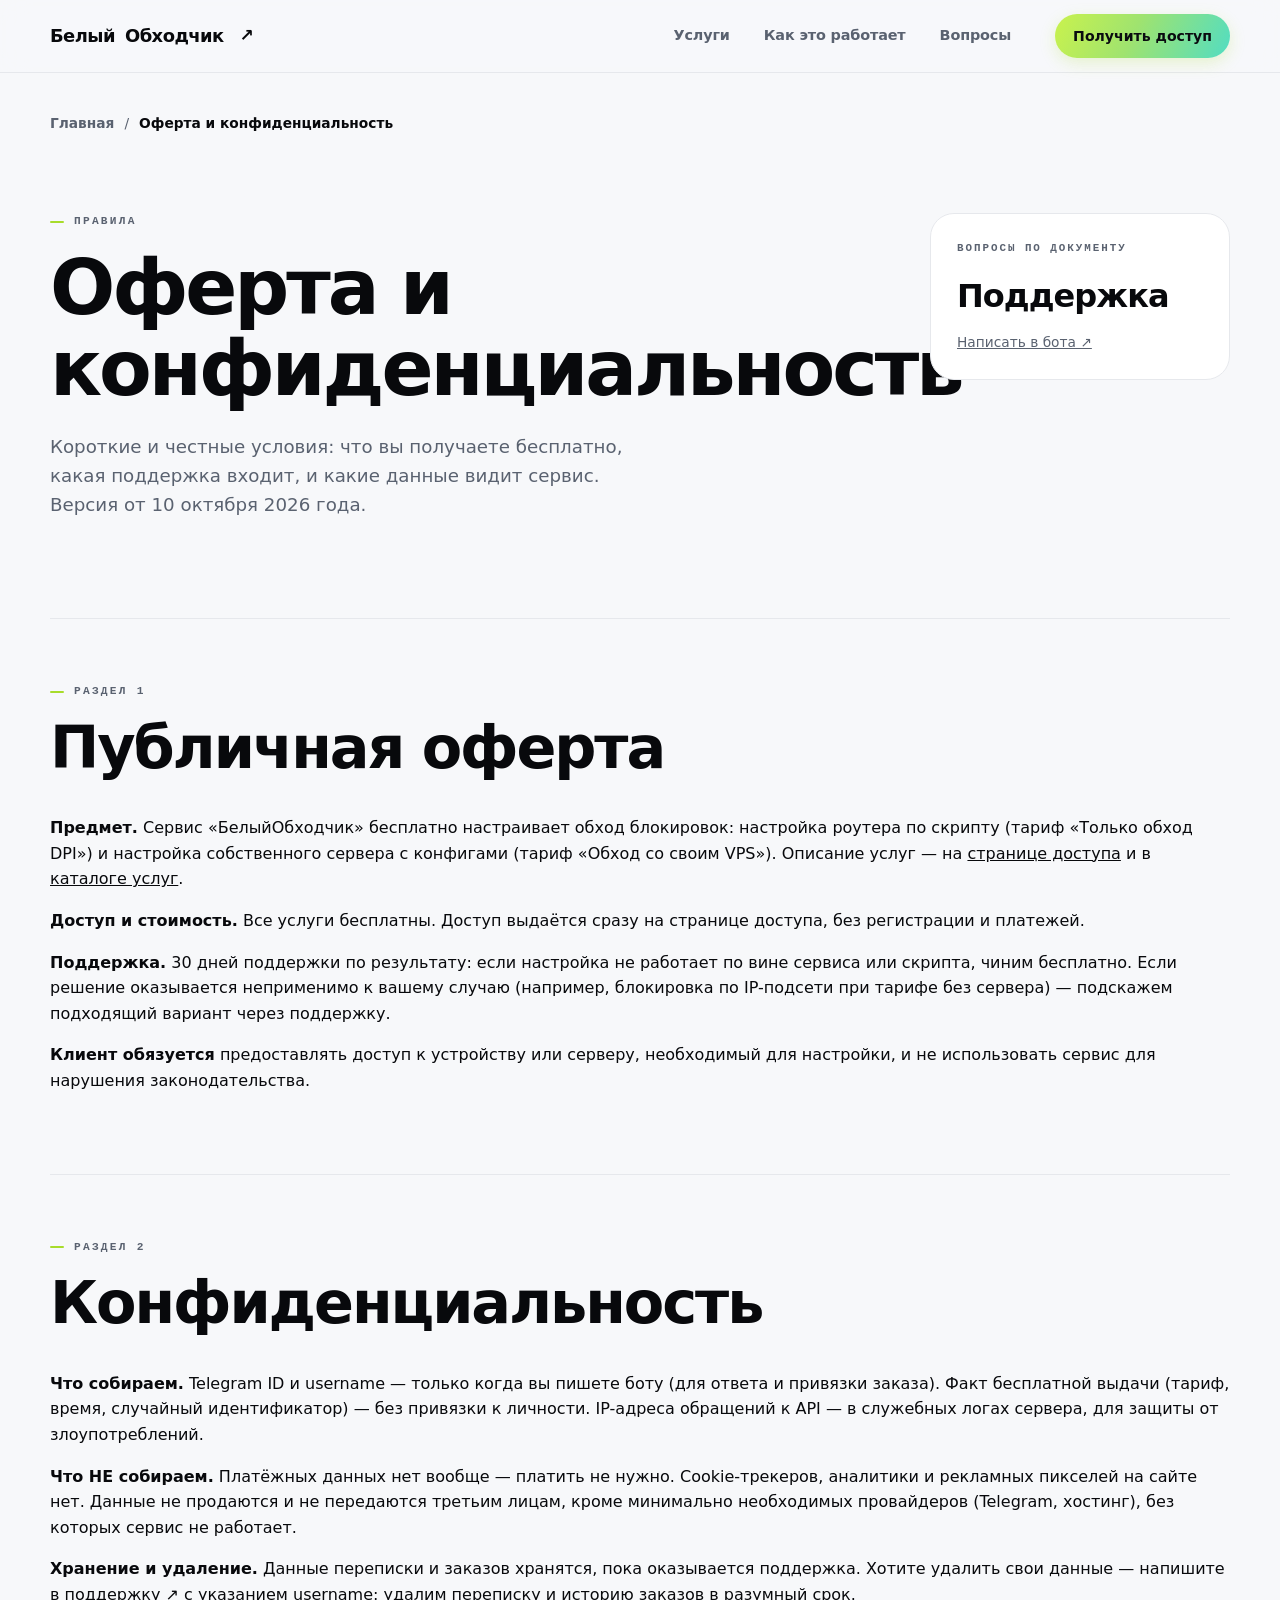
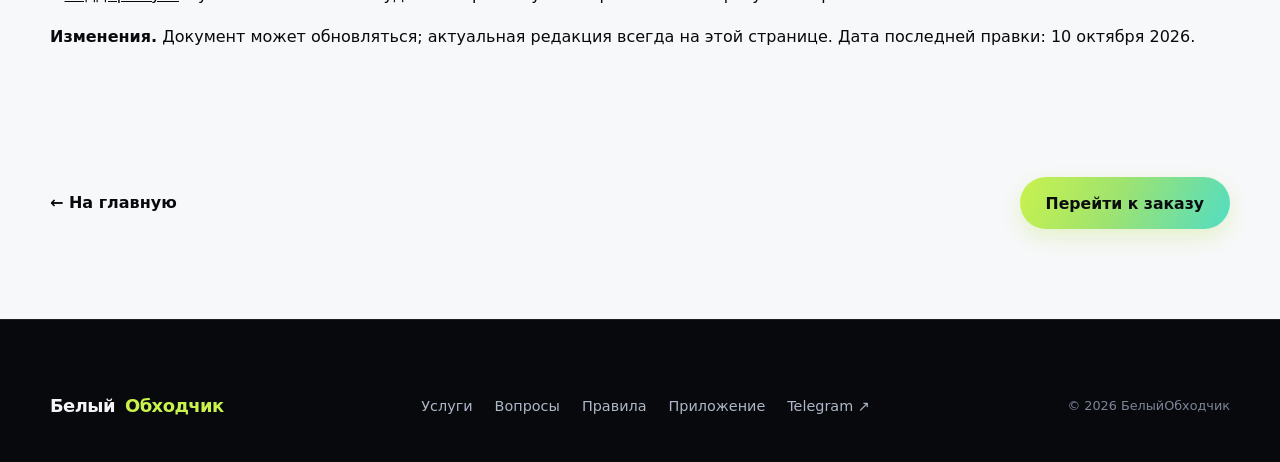
<file: legal.html>
<!doctype html>
<html lang="ru">
<head><meta charset="utf-8"><meta http-equiv="Content-Security-Policy" content="default-src 'self'; script-src 'self' 'unsafe-inline'; style-src 'self' 'unsafe-inline'; img-src 'self' data: https:; connect-src 'self'; font-src 'self' data:; frame-ancestors 'none'; base-uri 'self'; form-action 'self'"><meta name="viewport" content="width=device-width, initial-scale=1"><meta name="description" content="Публичная оферта и политика конфиденциальности сервиса БелыйОбходчик: условия доступа и поддержки, какие данные обрабатываются и как их удалить."><meta name="theme-color" content="#0d1017"><meta name="mobile-web-app-capable" content="yes"><meta name="apple-mobile-web-app-capable" content="yes"><meta name="apple-mobile-web-app-status-bar-style" content="black-translucent"><meta name="apple-mobile-web-app-title" content="БелыйОбходчик"><meta property="og:type" content="website"><meta property="og:locale" content="ru_RU"><meta property="og:title" content="Оферта и конфиденциальность — БелыйОбходчик"><meta property="og:description" content="Публичная оферта и политика обработки персональных данных сервиса БелыйОбходчик: условия доступа и поддержки."><meta name="twitter:card" content="summary_large_image"><meta name="twitter:image" content="https://beliyobhodchik.fun/img/og-image.png"><meta property="og:image" content="https://beliyobhodchik.fun/img/og-image.png"><meta property="og:image:width" content="1200"><meta property="og:image:height" content="630"><meta property="og:image:type" content="image/png"><title>Оферта и конфиденциальность — БелыйОбходчик</title><link rel="icon" href="img/favicon.svg" type="image/svg+xml"><link rel="apple-touch-icon" href="img/apple-touch-icon.png"><link rel="manifest" href="manifest.webmanifest"><link rel="canonical" href="https://beliyobhodchik.fun/legal.html"><link rel="stylesheet" href="css/style.css">
</head>
<body>
  <a class="skip-link" href="#main">К содержимому</a>
  <header class="site-header"><div class="container header-inner"><a class="brand" href="index.html">Белый<span>Обходчик</span><span class="brand-mark" aria-hidden="true">↗</span></a><nav class="nav" aria-label="Главное меню"><a href="index.html#services">Услуги</a><a href="index.html#how">Как это работает</a><a href="index.html#faq">Вопросы</a></nav><a class="button button-small" href="order.html">Получить доступ</a></div></header>
  <main id="main"><div class="container"><nav class="breadcrumbs" aria-label="Путь по сайту"><a href="index.html">Главная</a><span aria-hidden="true">/</span><span aria-current="page">Оферта и конфиденциальность</span></nav>
    <div class="detail-hero"><div><p class="eyebrow">Правила</p><h1>Оферта и конфиденциальность</h1><p class="lead">Короткие и честные условия: что вы получаете бесплатно, какая поддержка входит, и какие данные видит сервис. Версия от 10 октября 2026 года.</p></div><aside class="detail-aside"><span class="aside-label">Вопросы по документу</span><strong>Поддержка</strong><p><a href="https://t.me/beliy_obhodchik_support_bot" target="_blank" rel="noopener noreferrer">Написать в бота ↗</a></p></aside></div>

    <section class="detail-section" aria-labelledby="offer-title"><p class="eyebrow">Раздел 1</p><h2 id="offer-title">Публичная оферта</h2>
      <p><b>Предмет.</b> Сервис «БелыйОбходчик» бесплатно настраивает обход блокировок: настройка роутера по скрипту (тариф «Только обход DPI») и настройка собственного сервера с конфигами (тариф «Обход со своим VPS»). Описание услуг — на <a href="order.html">странице доступа</a> и в <a href="index.html#services">каталоге услуг</a>.</p>
      <p><b>Доступ и стоимость.</b> Все услуги бесплатны. Доступ выдаётся сразу на странице доступа, без регистрации и платежей.</p>
      <p><b>Поддержка.</b> 30 дней поддержки по результату: если настройка не работает по вине сервиса или скрипта, чиним бесплатно. Если решение оказывается неприменимо к вашему случаю (например, блокировка по IP-подсети при тарифе без сервера) — подскажем подходящий вариант через поддержку.</p>
      <p><b>Клиент обязуется</b> предоставлять доступ к устройству или серверу, необходимый для настройки, и не использовать сервис для нарушения законодательства.</p>
    </section>

    <section class="detail-section" aria-labelledby="privacy-title"><p class="eyebrow">Раздел 2</p><h2 id="privacy-title">Конфиденциальность</h2>
      <p><b>Что собираем.</b> Telegram ID и username — только когда вы пишете боту (для ответа и привязки заказа). Факт бесплатной выдачи (тариф, время, случайный идентификатор) — без привязки к личности. IP-адреса обращений к API — в служебных логах сервера, для защиты от злоупотреблений.</p>
      <p><b>Что НЕ собираем.</b> Платёжных данных нет вообще — платить не нужно. Cookie-трекеров, аналитики и рекламных пикселей на сайте нет. Данные не продаются и не передаются третьим лицам, кроме минимально необходимых провайдеров (Telegram, хостинг), без которых сервис не работает.</p>
      <p><b>Хранение и удаление.</b> Данные переписки и заказов хранятся, пока оказывается поддержка. Хотите удалить свои данные — напишите в <a href="https://t.me/beliy_obhodchik_support_bot" target="_blank" rel="noopener noreferrer">поддержку ↗</a> с указанием username: удалим переписку и историю заказов в разумный срок.</p>
      <p><b>Изменения.</b> Документ может обновляться; актуальная редакция всегда на этой странице. Дата последней правки: 10 октября 2026.</p>
    </section>

    <div class="detail-end"><a class="text-link" href="index.html">← На главную</a><a class="button" href="order.html">Перейти к заказу</a></div>
  </div></main><footer class="site-footer"><div class="container footer-inner"><a class="brand" href="index.html">Белый<span>Обходчик</span></a><nav aria-label="Ссылки в подвале"><a href="index.html#services">Услуги</a><a href="index.html#faq">Вопросы</a><a href="legal.html" aria-current="page">Правила</a><a href="webapp/index.html">Приложение</a><a href="https://t.me/beliy_obhodchik_bot" target="_blank" rel="noopener noreferrer">Telegram ↗</a></nav><small>© 2026 БелыйОбходчик</small></div></footer>
<script type="application/ld+json">
  {
    "@context": "https://schema.org",
    "@type": "WebPage",
    "name": "Оферта и конфиденциальность — БелыйОбходчик",
    "url": "https://beliyobhodchik.fun/legal.html",
    "inLanguage": "ru",
    "dateModified": "2026-10-10"
  }
  </script>
  <a class="sticky-cta" href="order.html">Перейти к заказу</a>
</body></html>
</file>
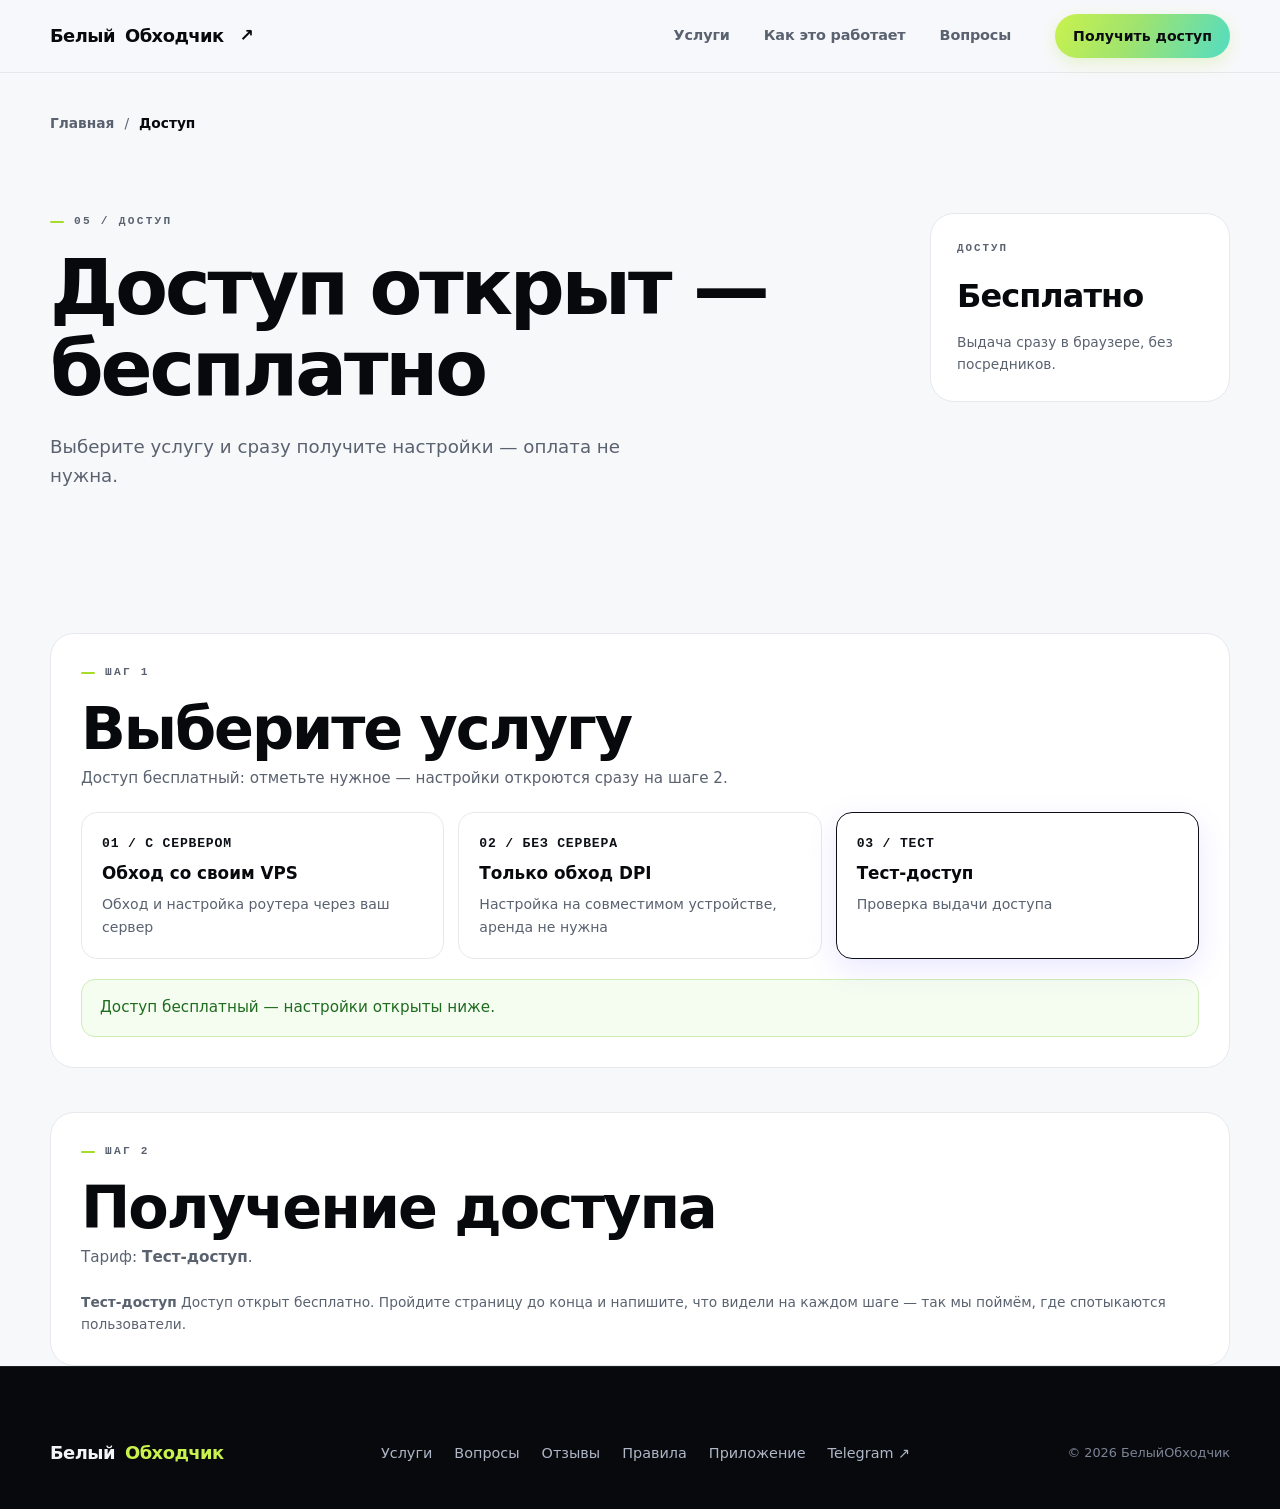
<file: order.html>
<!doctype html>
<html lang="ru">
<head><meta charset="utf-8"><meta http-equiv="Content-Security-Policy" content="default-src 'self'; script-src 'self' 'unsafe-inline'; style-src 'self' 'unsafe-inline'; img-src 'self' data: https:; connect-src 'self' https://api.beliyobhodchik.fun; font-src 'self' data:; frame-ancestors 'none'; base-uri 'self'; form-action 'self'"><meta name="viewport" content="width=device-width, initial-scale=1"><meta name="description" content="Сервис автоматически настраивает обход блокировок: YouTube, Discord и Telegram открываются без VPN. Настройка Keenetic и VPS за пару минут, без технических знаний."><meta name="theme-color" content="#0d1017"><meta name="mobile-web-app-capable" content="yes"><meta name="apple-mobile-web-app-capable" content="yes"><meta name="apple-mobile-web-app-status-bar-style" content="black-translucent"><meta name="apple-mobile-web-app-title" content="БелыйОбходчик"><meta property="og:type" content="website"><meta property="og:locale" content="ru_RU"><meta property="og:title" content="БелыйОбходчик — настройка обхода блокировок без VPN"><meta property="og:description" content="Сервис автоматически настраивает обход блокировок: YouTube, Discord и Telegram открываются без VPN. Настройка Keenetic и VPS за пару минут, без технических знаний."><meta name="twitter:card" content="summary_large_image"><meta name="twitter:image" content="https://beliyobhodchik.fun/img/og-image.png"><meta property="og:image" content="https://beliyobhodchik.fun/img/og-image.png"><meta property="og:image:width" content="1200"><meta property="og:image:height" content="630"><meta property="og:image:type" content="image/png"><title>БелыйОбходчик — настройка обхода блокировок без VPN</title><link rel="icon" href="img/favicon.svg" type="image/svg+xml"><link rel="apple-touch-icon" href="img/apple-touch-icon.png"><link rel="manifest" href="manifest.webmanifest"><link rel="canonical" href="https://beliyobhodchik.fun/order.html"><link rel="stylesheet" href="css/style.css">
<style>
.pay-block{margin:44px 0 0;padding:30px;border:1px solid var(--line);border-radius:var(--radius);background:var(--card)}
.pay-block h2{margin-bottom:6px}
.pay-hint{color:var(--muted);font-size:.95rem;margin:0 0 22px}
.pay-tariffs{display:grid;gap:14px;grid-template-columns:repeat(auto-fit,minmax(230px,1fr))}
.pay-card{position:relative;display:flex;flex-direction:column;gap:6px;padding:20px;border:1.5px solid var(--line);border-radius:16px;background:#fff;cursor:pointer;transition:border-color .2s,box-shadow .2s}
.pay-card:hover{border-color:#c9b8ff}
.pay-card input{position:absolute;opacity:0;pointer-events:none}
.pay-card strong{font-size:1.05rem}
.pay-card span{color:var(--muted);font-size:.88rem}
.pay-card b{font-family:var(--mono);font-size:.82rem;letter-spacing:.06em;color:var(--violet);text-transform:uppercase}
.pay-card:has(input:checked){border-color:var(--violet);box-shadow:0 10px 30px rgba(109,94,252,.14)}
.pay-card:has(input:focus-visible){outline:2px solid var(--violet);outline-offset:2px}
#pay .pay-row[hidden]{display:none}
.pay-row{display:flex;gap:10px;flex-wrap:wrap;align-items:center}
.pay-row .button{flex:1;min-width:220px}
.pay-status{margin-top:20px;padding:16px 18px;border-radius:14px;border:1px solid var(--line);background:#f7f8fa;font-size:.95rem;line-height:1.55}
.pay-status.is-wait{border-color:#e6e1ff;background:#faf9ff}
.pay-status.is-ok{border-color:#cdeeb6;background:#f5fdf0;color:#1f6b1f}
.pay-status.is-err{border-color:#ffd6d6;background:#fff5f5;color:#a12020}
.pay-status code{font-family:var(--mono);font-size:.85rem;word-break:break-all}
.pay-note{margin-top:18px;color:var(--muted);font-size:.86rem;line-height:1.6}
.pay-note ol{margin:8px 0 0;padding-left:20px}
.pay-note li{margin-bottom:4px}
.deliv-lbl{display:block;margin-top:18px;font-size:.7rem;font-weight:800;letter-spacing:.14em;text-transform:uppercase;color:#5f6a7d}
.deliv-ta{display:block;width:100%;min-height:150px;margin-top:8px;padding:12px;border:1px solid var(--line);border-radius:12px;background:#fff;font-family:var(--mono);font-size:.82rem;line-height:1.5;resize:vertical}
.deliv-ta:focus{outline:2px solid var(--violet);outline-offset:1px}
#t-test[hidden]{display:none}
</style></head>
<body>
  <a class="skip-link" href="#main">К содержимому</a>
  <header class="site-header"><div class="container header-inner"><a class="brand" href="index.html">Белый<span>Обходчик</span><span class="brand-mark" aria-hidden="true">↗</span></a><nav class="nav" aria-label="Главное меню"><a href="index.html#services">Услуги</a><a href="index.html#how">Как это работает</a><a href="index.html#faq">Вопросы</a></nav><a class="button button-small" href="#pay">Получить доступ</a></div></header>
  <main id="main"><div class="container"><nav class="breadcrumbs" aria-label="Путь по сайту"><a href="index.html">Главная</a><span aria-hidden="true">/</span><span aria-current="page">Доступ</span></nav>
    <div class="detail-hero"><div><p class="eyebrow">05 / Доступ</p><h1>Получение доступа</h1><p class="lead">Доступ бесплатный: выберите услугу и сразу получите настройки. Ни бот, ни мессенджер не нужны — весь путь работает даже если Telegram недоступен.</p></div><aside class="detail-aside"><span class="aside-label">Доступ</span><strong>Бесплатно</strong><p>Выдача сразу в браузере, без посредников.</p></aside></div>

    <section class="pay-block" id="pay" aria-labelledby="pay-title">
      <p class="eyebrow">Шаг 1</p><h2 id="pay-title">Выберите услугу</h2>
      <p class="pay-hint">Доступ бесплатный: отметьте нужное — настройки откроются сразу на шаге 2.</p>

      <div class="pay-tariffs" id="tariffs">
        <label class="pay-card"><input type="radio" name="tariff" value="vps" checked><b>01 / С сервером</b><strong>Обход со своим VPS</strong><span>Обход и настройка роутера через ваш сервер</span></label>
        <label class="pay-card"><input type="radio" name="tariff" value="dpi"><b>02 / Без сервера</b><strong>Только обход DPI</strong><span>Настройка на совместимом устройстве, аренда не нужна</span></label>
        <label class="pay-card" id="t-test" hidden><input type="radio" name="tariff" value="test"><b>03 / Тест</b><strong>Тест-доступ</strong><span>Проверка выдачи доступа</span></label>
      </div>

      <div class="pay-status" id="status" role="status" aria-live="polite">Выберите услугу — доступ откроется сразу.</div>
    </section>

    <section class="pay-block" id="delivery" hidden aria-labelledby="deliv-title">
      <p class="eyebrow">Шаг 2</p><h2 id="deliv-title">Получение доступа</h2>
      <p class="pay-hint">Тариф: <strong id="deliv-tariff">—</strong>.</p>

      <div id="deliv-dpi" hidden>
        <div class="pay-row"><a class="button" href="setup_nfqws.sh" download>Скачать setup_nfqws.sh</a></div>
        <div class="pay-note"><strong>Как установить (10 минут)</strong>
          <ol>
            <li>Скачайте файл кнопкой выше.</li>
            <li>Загрузите его на роутер — через панель Keenetic, SSH или USB.</li>
            <li>Выполните <code>sudo bash setup_nfqws.sh</code>.</li>
            <li>Скрипт сам поставит Zapret, включит автозапуск и стратегию под YouTube, Discord, Instagram, TikTok.</li>
            <li>Откройте YouTube — должно работать сразу после обновления страницы.</li>
          </ol>
          Работает на Keenetic (Entware), OpenWrt и любых роутерах с opkg/apk. Честно: скрипт обходит блокировку по SNI-признаку — обычный случай у провайдеров РФ. Если блокировка по IP-подсети целиком — нужен свой сервер, тариф «С сервером».
        </div>
      </div>

      <div id="deliv-vps" hidden>
        <div class="pay-note"><strong>Как получить конфиги</strong>
          <ol>
            <li>Поднимите сервер скриптом <code>setup_vps.sh</code> — он сам напечатает блок параметров в конце вывода.</li>
            <li>Скопируйте этот блок целиком: от <code>===BELIY-OBHODCHIK-VLESS===</code> до <code>===BELIY-OBHODCHIK-VLESS-END===</code>.</li>
            <li>Вставьте его в поле ниже и нажмите кнопку — архив с конфигами скачается прямо в браузере, сервер не нужен.</li>
          </ol>
        </div>
        <label class="deliv-lbl" for="deliv-block">Блок параметров с сервера</label>
        <textarea class="deliv-ta" id="deliv-block" spellcheck="false" placeholder="===BELIY-OBHODCHIK-VLESS===&#10;SERVER_IP=...&#10;UUID=...&#10;PUBLIC_KEY=...&#10;SHORT_ID=...&#10;SNI_HOSTNAME=...&#10;===BELIY-OBHODCHIK-VLESS-END==="></textarea>
        <div class="pay-row" style="margin-top:14px"><button class="button" type="button" id="deliv-zip">Скачать конфиги (.zip)</button></div>
      </div>
      <div id="deliv-test" hidden>
        <div class="pay-note"><strong>Тест-доступ</strong>
          Доступ открыт бесплатно. Пройдите страницу до конца и
          напишите, что видели на каждом шаге — так мы поймём, где спотыкаются
          пользователи.
        </div>
      </div>
    </section>
  </div></main>
  <footer class="site-footer"><div class="container footer-inner"><a class="brand" href="index.html">Белый<span>Обходчик</span></a><nav aria-label="Ссылки в подвале"><a href="index.html#services">Услуги</a><a href="index.html#faq">Вопросы</a><a href="reviews.html">Отзывы</a><a href="legal.html">Правила</a><a href="webapp/index.html">Приложение</a><a href="https://t.me/beliy_obhodchik_bot" target="_blank" rel="noopener noreferrer">Telegram ↗</a></nav><small>© 2026 БелыйОбходчик</small></div></footer>
<script type="application/ld+json">
  {
    "@context": "https://schema.org",
    "@type": "BreadcrumbList",
    "itemListElement": [
      {"@type": "ListItem", "position": 1, "name": "Главная", "item": "https://beliyobhodchik.fun/"},
      {"@type": "ListItem", "position": 2, "name": "Доступ", "item": "https://beliyobhodchik.fun/order.html"}
    ]
  }
  </script>
  <a class="sticky-cta" href="#pay">Получить доступ</a>

<script defer src="js/config_generator.js"></script>
<script>
(function () {
  "use strict";

  var CFG = {
    apiUrl: "https://api.beliyobhodchik.fun"
  };

  var TARIFFS = {
    vps: { title: "Обход со своим VPS" },
    dpi: { title: "Только обход DPI" },
    test: { title: "Тест-доступ" }
  };

  function revealTest() {
    var card = el("t-test");
    if (card) card.hidden = false;
  }

  var el = function (id) { return document.getElementById(id); };

  function escapeHtml(s) {
    return String(s).replace(/[&<>"']/g, function (c) {
      return { "&": "&amp;", "<": "&lt;", ">": "&gt;", '"': "&quot;", "'": "&#39;" }[c];
    });
  }
  var statusEl = el("status");

  function setStatus(text, kind) {
    statusEl.className = "pay-status" + (kind ? " is-" + kind : "");
    statusEl.innerHTML = text;
  }

  function selectedTariff() {
    var checked = document.querySelector("input[name=tariff]:checked");
    return checked ? checked.value : "vps";
  }

  function paidStore() {
    try { return JSON.parse(localStorage.getItem("bo_paid") || "null"); } catch (e) { return null; }
  }

  function savePaid(value) {
    try { localStorage.setItem("bo_paid", JSON.stringify(value)); } catch (e) {}
  }

  function removePaid() {
    try { localStorage.removeItem("bo_paid"); } catch (e) {}
  }

  function showDelivery(scroll) {
    var paid = paidStore();
    var tariff = (paid && paid.tariff) || selectedTariff();
    el("delivery").hidden = false;
    el("deliv-tariff").textContent = TARIFFS[tariff].title;
    el("deliv-dpi").hidden = tariff !== "dpi";
    el("deliv-vps").hidden = tariff !== "vps";
    el("deliv-test").hidden = tariff !== "test";
    if (tariff === "test") revealTest();
    if (scroll) el("delivery").scrollIntoView({ behavior: "smooth", block: "start" });
  }

  // Доступ бесплатный: выдаём сразу, фиксируем выдачу на сервере
  // (/api/test-grant) — fire-and-forget, доступ не зависит от ответа.
  // Идемпотентно: повторный POST с тем же grant не дублирует запись.
  function reportTestGrant(grant, tariffKey) {
    try {
      fetch(CFG.apiUrl + "/api/test-grant", {
        method: "POST",
        headers: { "Content-Type": "application/json" },
        body: JSON.stringify({ grant_id: grant, tariff: tariffKey })
      }).catch(function () {});
    } catch (e) {}
  }

  function grantFreeAccess(tariffKey, scroll) {
    var prev = paidStore();
    removePaid();
    var h1 = document.querySelector("h1");
    if (h1) h1.textContent = "Доступ открыт — бесплатно";
    var lead = document.querySelector(".detail-hero .lead");
    if (lead) lead.textContent = "Выберите услугу и сразу получите настройки — оплата не нужна.";
    document.querySelectorAll(".sticky-cta, .header-inner .button-small").forEach(function (node) {
      node.textContent = "Получить доступ";
    });
    var testHint = document.querySelector("#t-test span");
    if (testHint) testHint.textContent = "Проверка выдачи доступа";
    var paid = { tx: "FREE", tariff: tariffKey, at: Date.now() };
    var grant = (prev && prev.tariff === tariffKey && prev.grant)
      ? prev.grant
      : ("free_" + Date.now().toString(36) + Math.random().toString(36).slice(2, 10));
    paid.grant = grant;
    savePaid(paid);
    if (!prev || prev.tariff !== tariffKey || !prev.grant) reportTestGrant(grant, tariffKey);
    setStatus("Доступ бесплатный — настройки открыты ниже.", "ok");
    showDelivery(!!scroll);
  }

  document.querySelectorAll("input[name=tariff]").forEach(function (input) {
    input.addEventListener("change", function () {
      grantFreeAccess(selectedTariff(), true);
    });
  });

  el("deliv-zip").addEventListener("click", function () {
    var parsed = BeliyConfig.parseSetupBlock(el("deliv-block").value);
    if (!parsed) {
      setStatus(
        "Блок параметров не найден или неполный. Нужен вывод целиком — от <code>===BELIY-OBHODCHIK-VLESS===</code> до <code>===BELIY-OBHODCHIK-VLESS-END===</code>.",
        "err"
      );
      return;
    }
    var bytes = BeliyConfig.makeZip(BeliyConfig.buildFiles(parsed));
    var url = URL.createObjectURL(new Blob([bytes], { type: "application/zip" }));
    var link = document.createElement("a");
    link.href = url;
    link.download = "beliy-obhodchik-config.zip";
    document.body.appendChild(link);
    link.click();
    document.body.removeChild(link);
    setTimeout(function () { URL.revokeObjectURL(url); }, 1000);
    setStatus("Архив скачан: <code>beliy-obhodchik-config.zip</code>. Внутри README.txt с инструкцией и конфиги для роутера.", "ok");
  });

  // deep-link order.html?tariff=dpi подставляет тариф;
  // параметр глотается, чтобы F5 не вернул чужой выбор.
  var paid = paidStore();
  var want = null;
  try { want = new URLSearchParams(window.location.search).get("tariff"); } catch (e) {}
  if (want && TARIFFS[want]) {
    try { history.replaceState(null, "", window.location.pathname); } catch (e) {}
    if (want === "test") revealTest();
    if (!(paid && paid.tx)) {
      var radio0 = document.querySelector("input[name=tariff][value=" + want + "]");
      if (radio0) radio0.checked = true;
    }
  }

  var initialTariff = (want === "vps" || want === "dpi") ? want : "test";
  var initialRadio = document.querySelector("input[name=tariff][value=" + initialTariff + "]");
  if (initialRadio) initialRadio.checked = true;
  grantFreeAccess(initialTariff, false);
})();
</script>
</body></html>
</file>
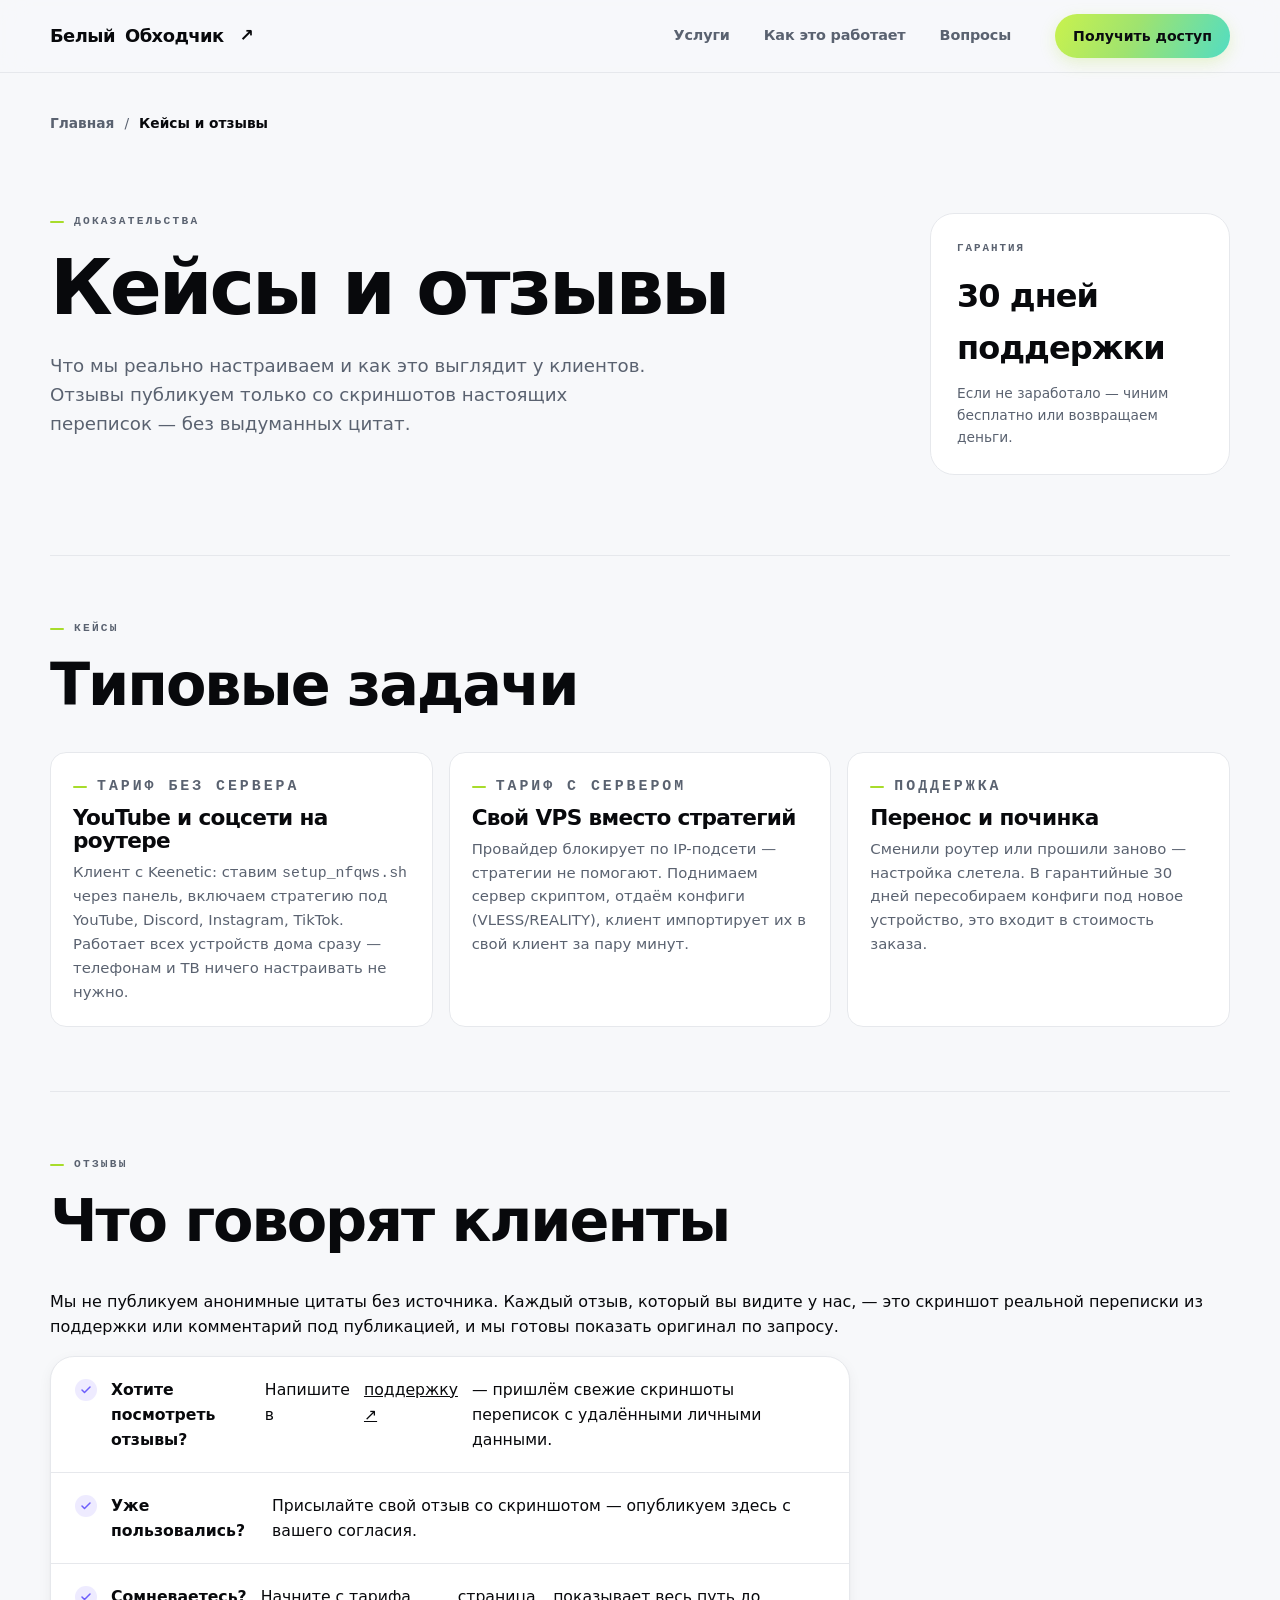
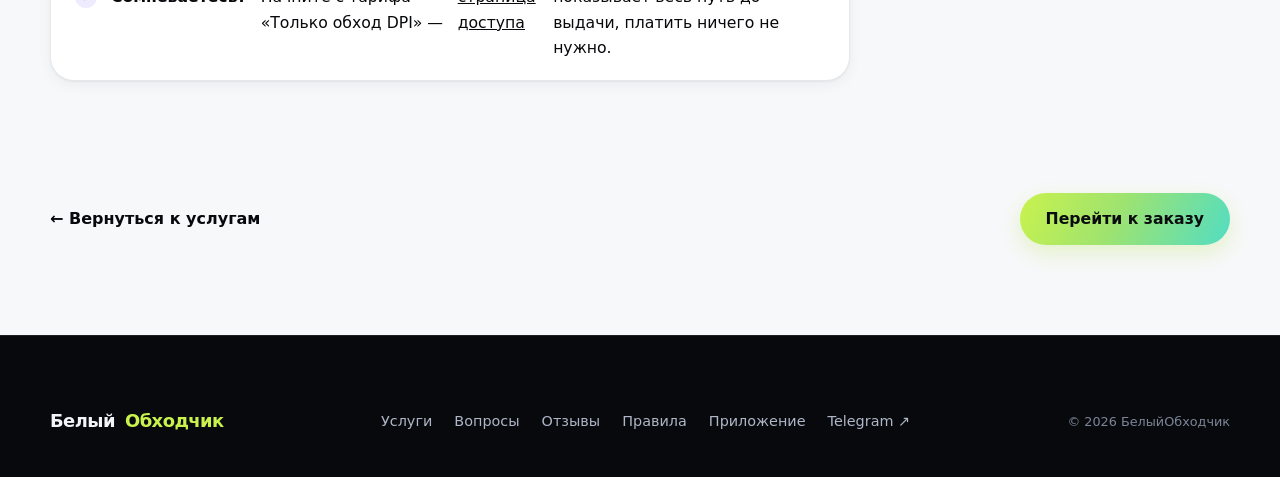
<file: reviews.html>
<!doctype html>
<html lang="ru">
<head><meta charset="utf-8"><meta http-equiv="Content-Security-Policy" content="default-src 'self'; script-src 'self' 'unsafe-inline'; style-src 'self' 'unsafe-inline'; img-src 'self' data: https:; connect-src 'self' https://api.trongrid.io https://open.er-api.com; font-src 'self' data:; frame-ancestors 'none'; base-uri 'self'; form-action 'self'"><meta name="viewport" content="width=device-width, initial-scale=1"><meta name="description" content="Кейсы и отзывы сервиса БелыйОбходчик: что реально настраиваем — YouTube и соцсети на роутере, свой VPS с конфигами, перенос настройки на новое устройство."><meta name="theme-color" content="#0d1017"><meta name="mobile-web-app-capable" content="yes"><meta name="apple-mobile-web-app-capable" content="yes"><meta name="apple-mobile-web-app-status-bar-style" content="black-translucent"><meta name="apple-mobile-web-app-title" content="БелыйОбходчик"><meta property="og:type" content="website"><meta property="og:locale" content="ru_RU"><meta property="og:title" content="Кейсы и отзывы — БелыйОбходчик"><meta property="og:description" content="Что реально настраиваем: YouTube и соцсети на роутере, свой VPS с конфигами, перенос настройки. Отзывы — со скриншотов реальных переписок."><meta name="twitter:card" content="summary_large_image"><meta name="twitter:image" content="https://beliyobhodchik.fun/img/og-image.png"><meta property="og:image" content="https://beliyobhodchik.fun/img/og-image.png"><meta property="og:image:width" content="1200"><meta property="og:image:height" content="630"><meta property="og:image:type" content="image/png"><title>Кейсы и отзывы — БелыйОбходчик</title><link rel="icon" href="img/favicon.svg" type="image/svg+xml"><link rel="apple-touch-icon" href="img/apple-touch-icon.png"><link rel="manifest" href="manifest.webmanifest"><link rel="canonical" href="https://beliyobhodchik.fun/reviews.html"><link rel="stylesheet" href="css/style.css">
<style>
.cases{display:grid;gap:16px;grid-template-columns:repeat(auto-fit,minmax(260px,1fr));margin-top:22px}
.case{padding:22px;border:1px solid var(--line);border-radius:16px;background:var(--card)}
.case .eyebrow{margin-bottom:8px}
.case h3{margin:0 0 8px}
.case p{margin:0;color:var(--muted);font-size:.93rem;line-height:1.6}
</style>
</head>
<body>
  <a class="skip-link" href="#main">К содержимому</a>
  <header class="site-header"><div class="container header-inner"><a class="brand" href="index.html">Белый<span>Обходчик</span><span class="brand-mark" aria-hidden="true">↗</span></a><nav class="nav" aria-label="Главное меню"><a href="index.html#services">Услуги</a><a href="index.html#how">Как это работает</a><a href="index.html#faq">Вопросы</a></nav><a class="button button-small" href="order.html">Получить доступ</a></div></header>
  <main id="main"><div class="container"><nav class="breadcrumbs" aria-label="Путь по сайту"><a href="index.html">Главная</a><span aria-hidden="true">/</span><span aria-current="page">Кейсы и отзывы</span></nav>
    <div class="detail-hero"><div><p class="eyebrow">Доказательства</p><h1>Кейсы и отзывы</h1><p class="lead">Что мы реально настраиваем и как это выглядит у клиентов. Отзывы публикуем только со скриншотов настоящих переписок — без выдуманных цитат.</p></div><aside class="detail-aside"><span class="aside-label">Гарантия</span><strong>30 дней поддержки</strong><p>Если не заработало — чиним бесплатно или возвращаем деньги.</p></aside></div>

    <section class="detail-section" aria-labelledby="cases-title"><p class="eyebrow">Кейсы</p><h2 id="cases-title">Типовые задачи</h2>
      <div class="cases">
        <div class="case"><p class="eyebrow">Тариф без сервера</p><h3>YouTube и соцсети на роутере</h3><p>Клиент с Keenetic: ставим <code>setup_nfqws.sh</code> через панель, включаем стратегию под YouTube, Discord, Instagram, TikTok. Работает всех устройств дома сразу — телефонам и ТВ ничего настраивать не нужно.</p></div>
        <div class="case"><p class="eyebrow">Тариф с сервером</p><h3>Свой VPS вместо стратегий</h3><p>Провайдер блокирует по IP-подсети — стратегии не помогают. Поднимаем сервер скриптом, отдаём конфиги (VLESS/REALITY), клиент импортирует их в свой клиент за пару минут.</p></div>
        <div class="case"><p class="eyebrow">Поддержка</p><h3>Перенос и починка</h3><p>Сменили роутер или прошили заново — настройка слетела. В гарантийные 30 дней пересобираем конфиги под новое устройство, это входит в стоимость заказа.</p></div>
      </div>
    </section>

    <section class="detail-section benefits" aria-labelledby="reviews-title"><p class="eyebrow">Отзывы</p><h2 id="reviews-title">Что говорят клиенты</h2>
      <p>Мы не публикуем анонимные цитаты без источника. Каждый отзыв, который вы видите у нас, — это скриншот реальной переписки из поддержки или комментарий под публикацией, и мы готовы показать оригинал по запросу.</p>
      <ul>
        <li><b>Хотите посмотреть отзывы?</b> Напишите в <a href="https://t.me/beliy_obhodchik_support_bot" target="_blank" rel="noopener noreferrer">поддержку ↗</a> — пришлём свежие скриншоты переписок с удалёнными личными данными.</li>
        <li><b>Уже пользовались?</b> Присылайте свой отзыв со скриншотом — опубликуем здесь с вашего согласия.</li>
        <li><b>Сомневаетесь?</b> Начните с тарифа «Только обход DPI» — <a href="order.html">страница доступа</a> показывает весь путь до выдачи, платить ничего не нужно.</li>
      </ul>
    </section>

    <div class="detail-end"><a class="text-link" href="index.html#services">← Вернуться к услугам</a><a class="button" href="order.html">Перейти к заказу</a></div>
  </div></main><footer class="site-footer"><div class="container footer-inner"><a class="brand" href="index.html">Белый<span>Обходчик</span></a><nav aria-label="Ссылки в подвале"><a href="index.html#services">Услуги</a><a href="index.html#faq">Вопросы</a><a href="reviews.html" aria-current="page">Отзывы</a><a href="legal.html">Правила</a><a href="webapp/index.html">Приложение</a><a href="https://t.me/beliy_obhodchik_bot" target="_blank" rel="noopener noreferrer">Telegram ↗</a></nav><small>© 2026 БелыйОбходчик</small></div></footer>
<script type="application/ld+json">
  {
    "@context": "https://schema.org",
    "@type": "WebPage",
    "name": "Кейсы и отзывы — БелыйОбходчик",
    "url": "https://beliyobhodchik.fun/reviews.html",
    "inLanguage": "ru",
    "dateModified": "2026-10-07"
  }
  </script>
  <a class="sticky-cta" href="order.html">Перейти к заказу</a>
</body></html>
</file>
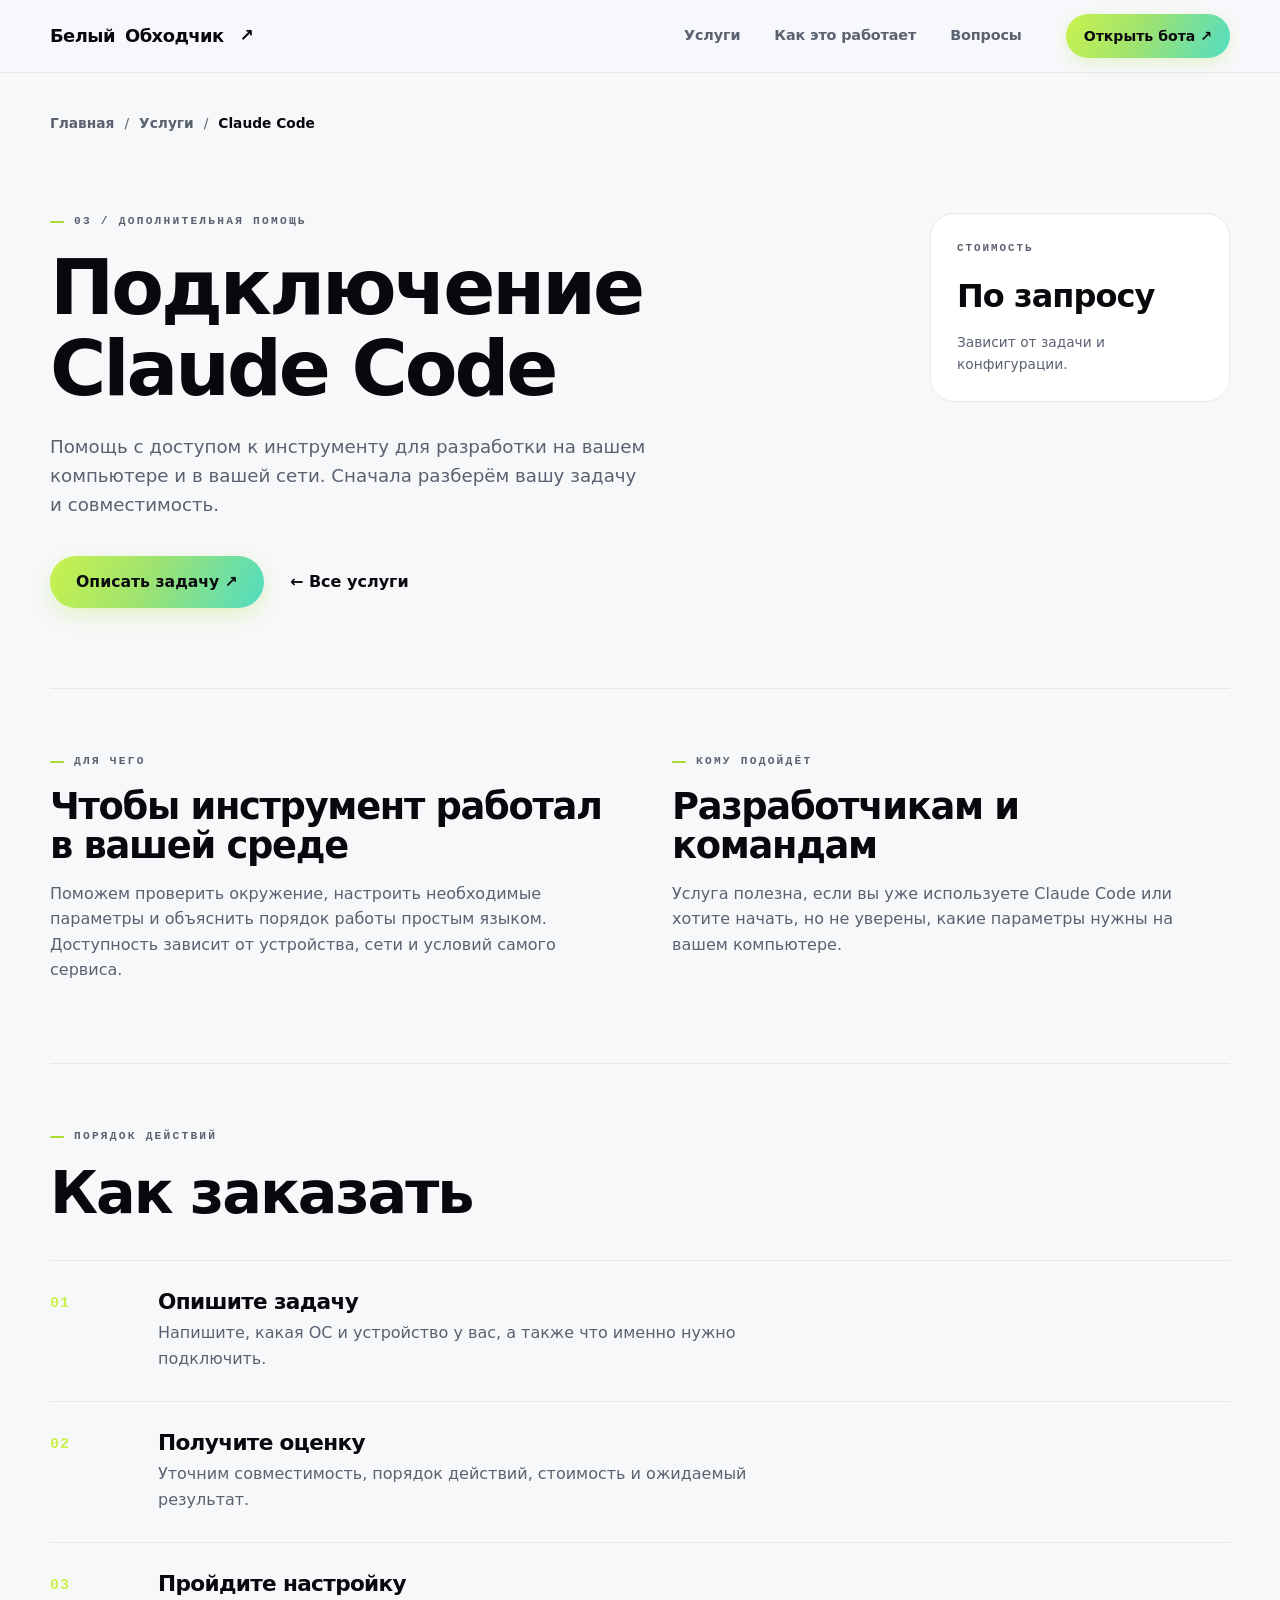
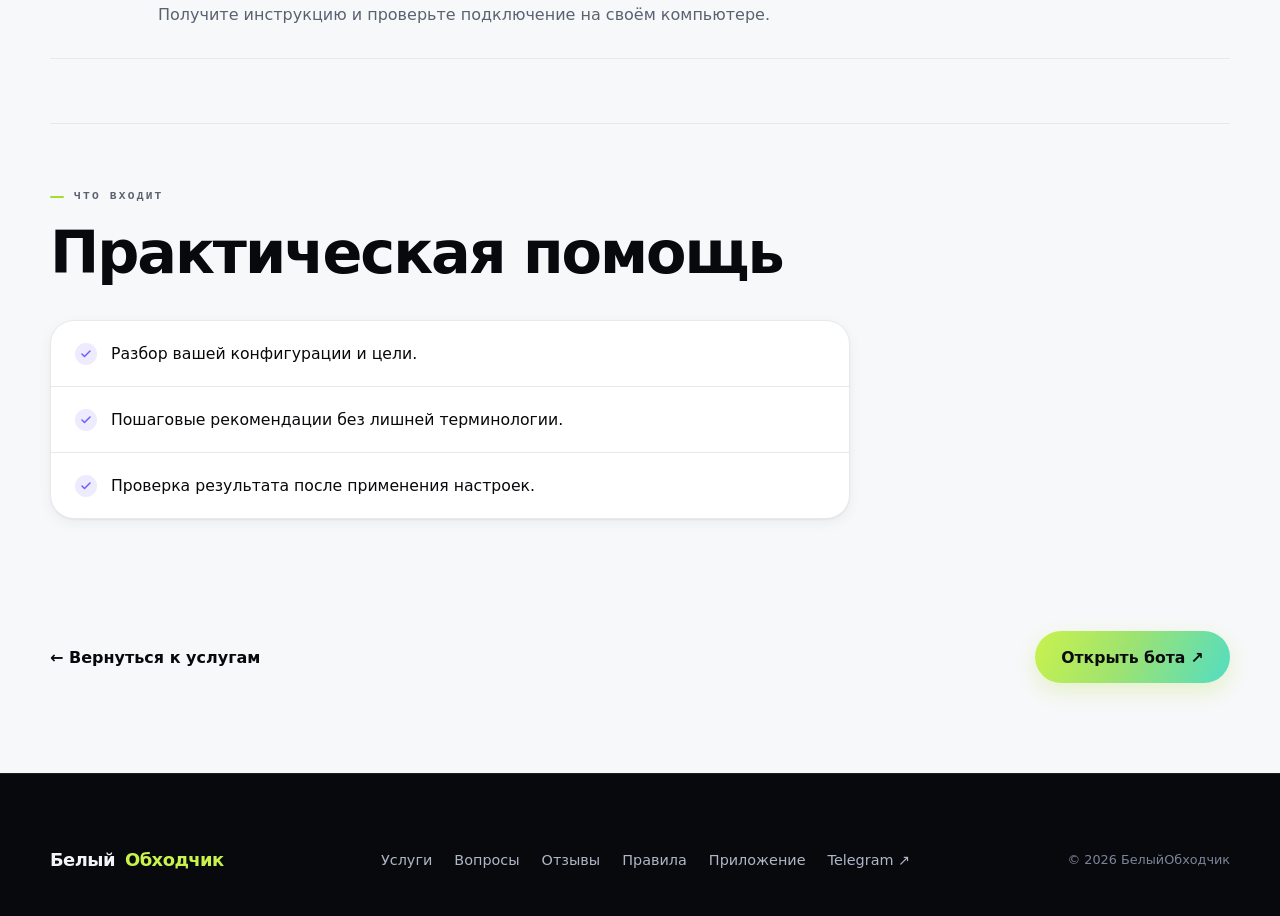
<file: service-claude.html>
<!doctype html>
<html lang="ru">
<head><meta charset="utf-8"><meta http-equiv="Content-Security-Policy" content="default-src 'self'; script-src 'self' 'unsafe-inline'; style-src 'self' 'unsafe-inline'; img-src 'self' data: https:; connect-src 'self' https://api.trongrid.io https://open.er-api.com; font-src 'self' data:; frame-ancestors 'none'; base-uri 'self'; form-action 'self'"><meta name="viewport" content="width=device-width, initial-scale=1"><meta name="description" content="Помощь с подключением Claude Code на вашем компьютере и в вашей сети."><meta name="theme-color" content="#0d1017"><meta name="mobile-web-app-capable" content="yes"><meta name="apple-mobile-web-app-capable" content="yes"><meta name="apple-mobile-web-app-status-bar-style" content="black-translucent"><meta name="apple-mobile-web-app-title" content="БелыйОбходчик"><meta property="og:type" content="website"><meta property="og:locale" content="ru_RU"><meta property="og:title" content="Подключение Claude Code — БелыйОбходчик"><meta property="og:description" content="Помощь с подключением Claude Code по вашему сценарию, локально или по сети."><meta name="twitter:card" content="summary_large_image"><meta name="twitter:image" content="https://beliyobhodchik.fun/img/og-image.png"><meta property="og:image" content="https://beliyobhodchik.fun/img/og-image.png"><meta property="og:image:width" content="1200"><meta property="og:image:height" content="630"><meta property="og:image:type" content="image/png"><title>Подключение Claude Code — БелыйОбходчик</title><link rel="icon" href="img/favicon.svg" type="image/svg+xml"><link rel="apple-touch-icon" href="img/apple-touch-icon.png"><link rel="manifest" href="manifest.webmanifest"><link rel="canonical" href="https://beliyobhodchik.fun/service-claude.html"><link rel="stylesheet" href="css/style.css"></head>
<body>
  <a class="skip-link" href="#main">К содержимому</a>
  <header class="site-header"><div class="container header-inner"><a class="brand" href="index.html">Белый<span>Обходчик</span><span class="brand-mark" aria-hidden="true">↗</span></a><nav class="nav" aria-label="Главное меню"><a href="index.html#services">Услуги</a><a href="index.html#how">Как это работает</a><a href="index.html#faq">Вопросы</a></nav><a class="button button-small" href="https://t.me/beliy_obhodchik_bot" target="_blank" rel="noopener noreferrer">Открыть бота ↗</a></div></header>
  <main id="main"><div class="container"><nav class="breadcrumbs" aria-label="Путь по сайту"><a href="index.html">Главная</a><span aria-hidden="true">/</span><a href="index.html#services">Услуги</a><span aria-hidden="true">/</span><span aria-current="page">Claude Code</span></nav>
    <div class="detail-hero"><div><p class="eyebrow">03 / Дополнительная помощь</p><h1>Подключение Claude Code</h1><p class="lead">Помощь с доступом к инструменту для разработки на вашем компьютере и в вашей сети. Сначала разберём вашу задачу и совместимость.</p><div class="actions"><a class="button" href="https://t.me/beliy_obhodchik_bot" target="_blank" rel="noopener noreferrer">Описать задачу ↗</a><a class="text-link" href="index.html#services">← Все услуги</a></div></div><aside class="detail-aside"><span class="aside-label">Стоимость</span><strong>По запросу</strong><p>Зависит от задачи и конфигурации.</p></aside></div>
    <div class="detail-grid"><section><p class="eyebrow">Для чего</p><h2>Чтобы инструмент работал в вашей среде</h2><p>Поможем проверить окружение, настроить необходимые параметры и объяснить порядок работы простым языком. Доступность зависит от устройства, сети и условий самого сервиса.</p></section><section><p class="eyebrow">Кому подойдёт</p><h2>Разработчикам и командам</h2><p>Услуга полезна, если вы уже используете Claude Code или хотите начать, но не уверены, какие параметры нужны на вашем компьютере.</p></section></div>
    <section class="detail-section" aria-labelledby="steps-title"><p class="eyebrow">Порядок действий</p><h2 id="steps-title">Как заказать</h2><ol class="timeline"><li><span class="timeline-number">01</span><div><h3>Опишите задачу</h3><p>Напишите, какая ОС и устройство у вас, а также что именно нужно подключить.</p></div></li><li><span class="timeline-number">02</span><div><h3>Получите оценку</h3><p>Уточним совместимость, порядок действий, стоимость и ожидаемый результат.</p></div></li><li><span class="timeline-number">03</span><div><h3>Пройдите настройку</h3><p>Получите инструкцию и проверьте подключение на своём компьютере.</p></div></li></ol></section>
    <section class="detail-section benefits"><p class="eyebrow">Что входит</p><h2>Практическая помощь</h2><ul><li>Разбор вашей конфигурации и цели.</li><li>Пошаговые рекомендации без лишней терминологии.</li><li>Проверка результата после применения настроек.</li></ul></section><div class="detail-end"><a class="text-link" href="index.html#services">← Вернуться к услугам</a><a class="button" href="https://t.me/beliy_obhodchik_bot" target="_blank" rel="noopener noreferrer">Открыть бота ↗</a></div>
  </div></main><footer class="site-footer"><div class="container footer-inner"><a class="brand" href="index.html">Белый<span>Обходчик</span></a><nav aria-label="Ссылки в подвале"><a href="index.html#services">Услуги</a><a href="index.html#faq">Вопросы</a><a href="reviews.html">Отзывы</a><a href="legal.html">Правила</a><a href="webapp/index.html">Приложение</a><a href="https://t.me/beliy_obhodchik_bot" target="_blank" rel="noopener noreferrer">Telegram ↗</a></nav><small>© 2026 БелыйОбходчик</small></div></footer>
<script type="application/ld+json">
  {
    "@context": "https://schema.org",
    "@type": "BreadcrumbList",
    "itemListElement": [
      {"@type": "ListItem", "position": 1, "name": "Главная", "item": "https://beliyobhodchik.fun/"},
      {"@type": "ListItem", "position": 2, "name": "Услуги", "item": "https://beliyobhodchik.fun/#services"},
      {"@type": "ListItem", "position": 3, "name": "Подключение Claude Code", "item": "https://beliyobhodchik.fun/service-claude.html"}
    ]
  }
  </script>
  <a class="sticky-cta" href="https://t.me/beliy_obhodchik_bot" target="_blank" rel="noopener noreferrer">Обсудить в боте</a>
</body></html>
</file>
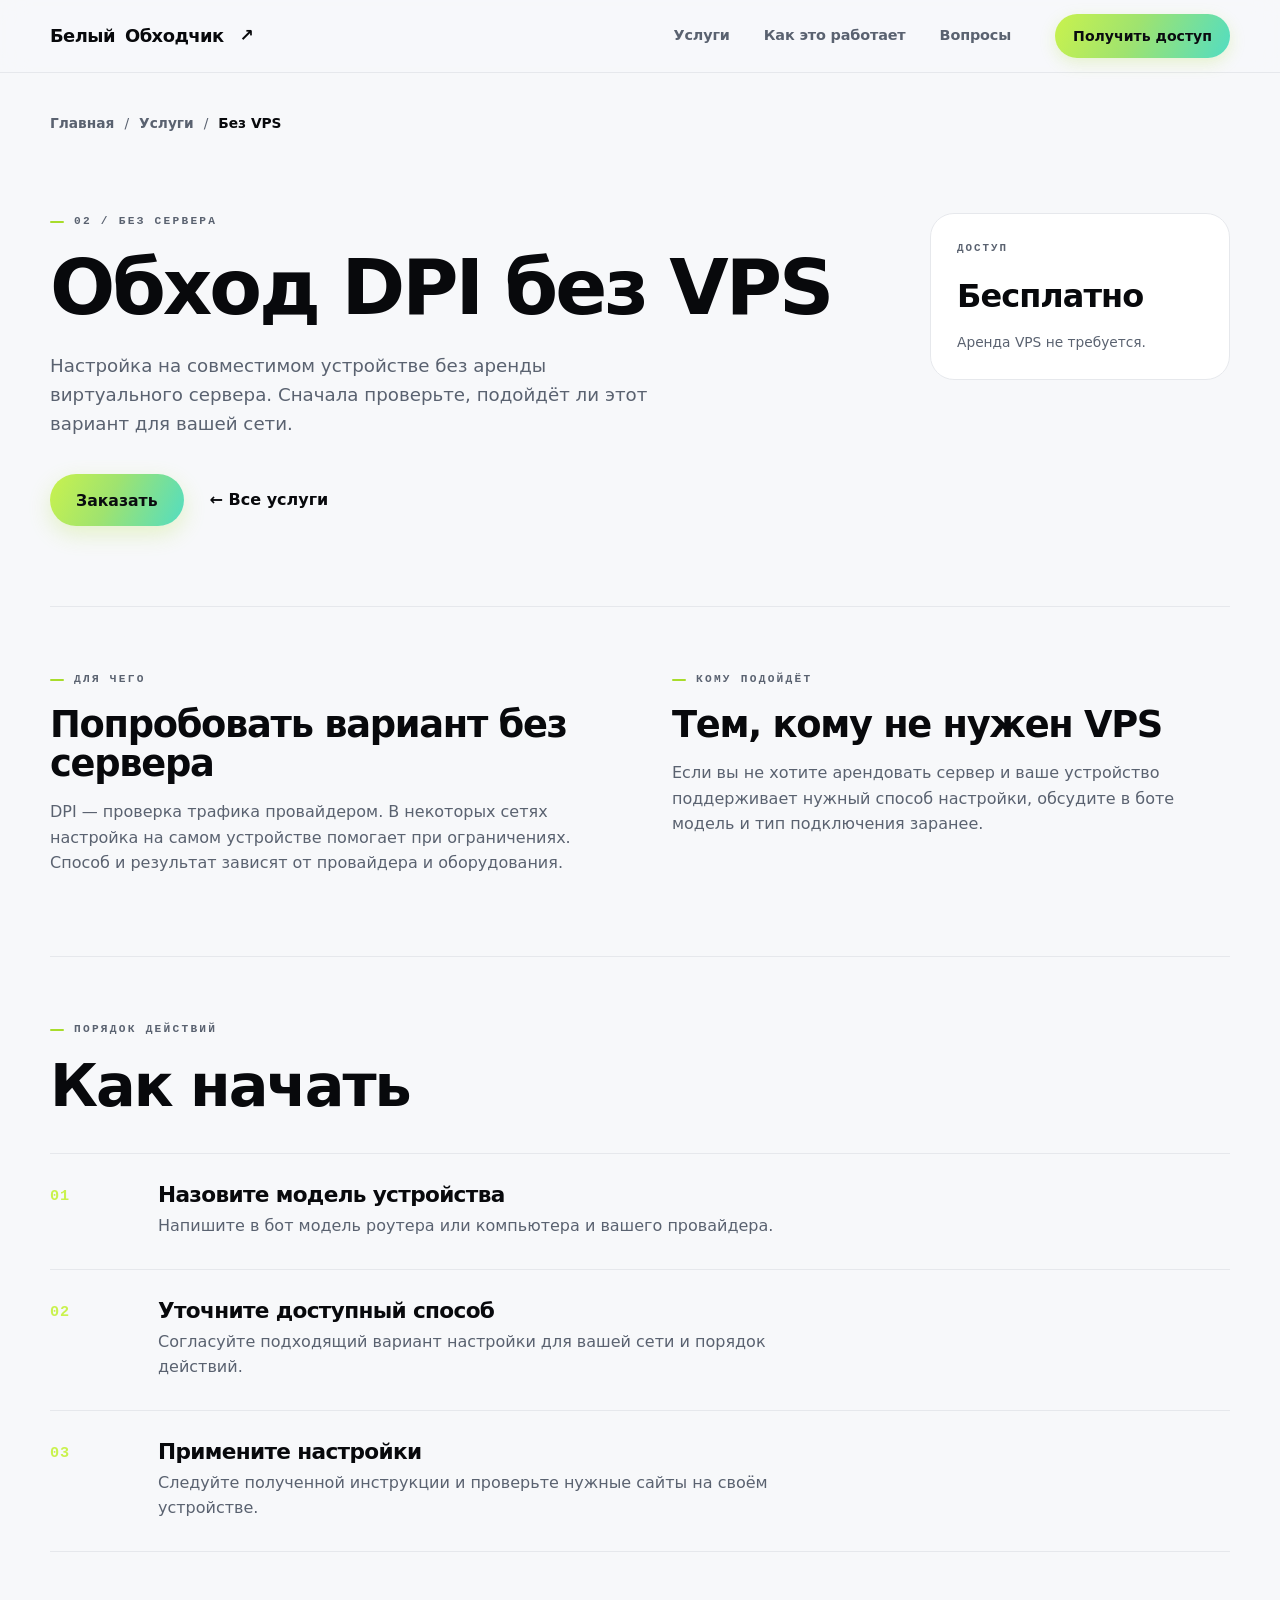
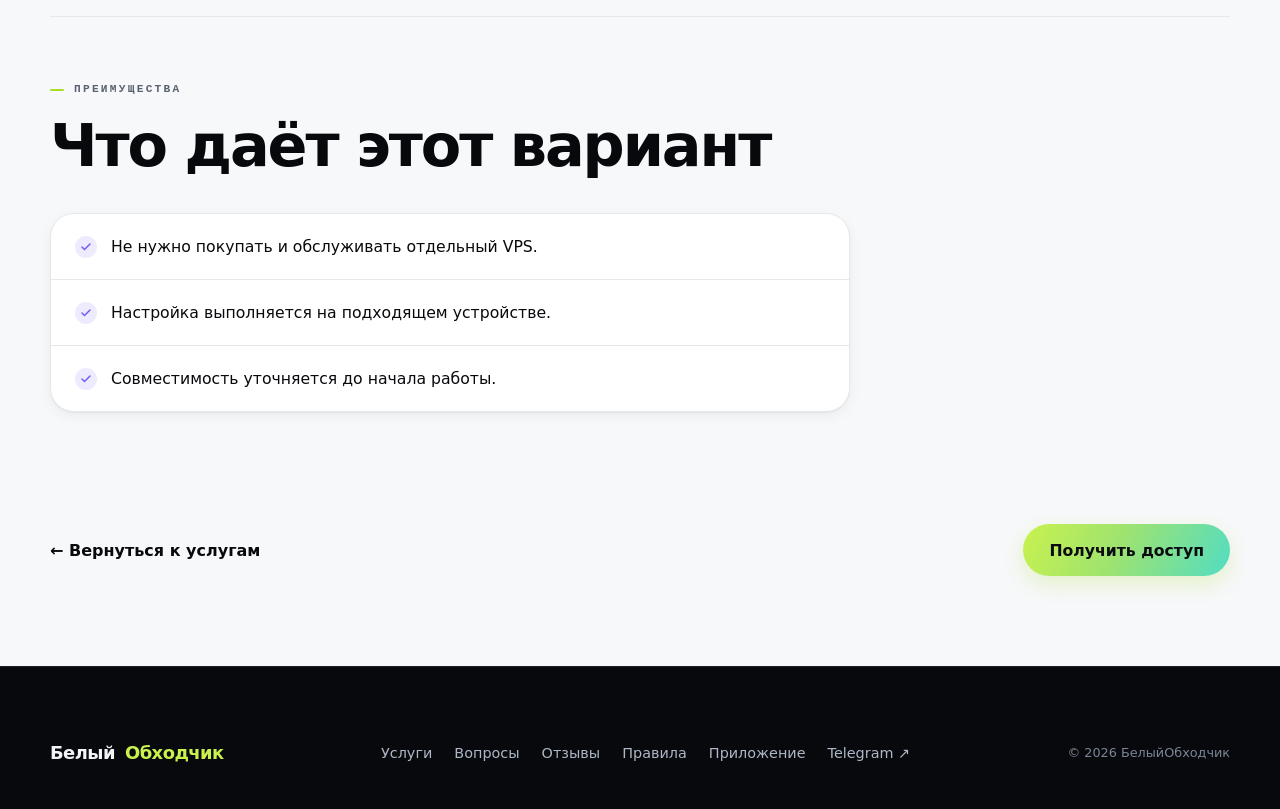
<file: service-dpi.html>
<!doctype html>
<html lang="ru">
<head><meta charset="utf-8"><meta http-equiv="Content-Security-Policy" content="default-src 'self'; script-src 'self' 'unsafe-inline'; style-src 'self' 'unsafe-inline'; img-src 'self' data: https:; connect-src 'self'; font-src 'self' data:; frame-ancestors 'none'; base-uri 'self'; form-action 'self'"><meta name="viewport" content="width=device-width, initial-scale=1"><meta name="description" content="Обход DPI без аренды VPS: условия, совместимость и порядок подключения."><meta name="theme-color" content="#0d1017"><meta name="mobile-web-app-capable" content="yes"><meta name="apple-mobile-web-app-capable" content="yes"><meta name="apple-mobile-web-app-status-bar-style" content="black-translucent"><meta name="apple-mobile-web-app-title" content="БелыйОбходчик"><meta property="og:type" content="website"><meta property="og:locale" content="ru_RU"><meta property="og:title" content="Обход DPI без VPS — БелыйОбходчик"><meta property="og:description" content="Обход DPI без аренды VPS: условия, совместимость и порядок подключения."><meta name="twitter:card" content="summary_large_image"><meta name="twitter:image" content="https://beliyobhodchik.fun/img/og-image.png"><meta property="og:image" content="https://beliyobhodchik.fun/img/og-image.png"><meta property="og:image:width" content="1200"><meta property="og:image:height" content="630"><meta property="og:image:type" content="image/png"><title>Обход DPI без VPS — БелыйОбходчик</title><link rel="icon" href="img/favicon.svg" type="image/svg+xml"><link rel="apple-touch-icon" href="img/apple-touch-icon.png"><link rel="manifest" href="manifest.webmanifest"><link rel="canonical" href="https://beliyobhodchik.fun/service-dpi.html"><link rel="stylesheet" href="css/style.css"></head>
<body>
  <a class="skip-link" href="#main">К содержимому</a>
  <header class="site-header"><div class="container header-inner"><a class="brand" href="index.html">Белый<span>Обходчик</span><span class="brand-mark" aria-hidden="true">↗</span></a><nav class="nav" aria-label="Главное меню"><a href="index.html#services">Услуги</a><a href="index.html#how">Как это работает</a><a href="index.html#faq">Вопросы</a></nav><a class="button button-small" href="order.html?tariff=dpi">Получить доступ</a></div></header>
  <main id="main"><div class="container"><nav class="breadcrumbs" aria-label="Путь по сайту"><a href="index.html">Главная</a><span aria-hidden="true">/</span><a href="index.html#services">Услуги</a><span aria-hidden="true">/</span><span aria-current="page">Без VPS</span></nav>
    <div class="detail-hero"><div><p class="eyebrow">02 / Без сервера</p><h1>Обход DPI без VPS</h1><p class="lead">Настройка на совместимом устройстве без аренды виртуального сервера. Сначала проверьте, подойдёт ли этот вариант для вашей сети.</p><div class="actions"><a class="button" href="order.html?tariff=dpi">Заказать</a><a class="text-link" href="index.html#services">← Все услуги</a></div></div><aside class="detail-aside"><span class="aside-label">Доступ</span><strong>Бесплатно</strong><p>Аренда VPS не требуется.</p></aside></div>
    <div class="detail-grid"><section><p class="eyebrow">Для чего</p><h2>Попробовать вариант без сервера</h2><p>DPI — проверка трафика провайдером. В некоторых сетях настройка на самом устройстве помогает при ограничениях. Способ и результат зависят от провайдера и оборудования.</p></section><section><p class="eyebrow">Кому подойдёт</p><h2>Тем, кому не нужен VPS</h2><p>Если вы не хотите арендовать сервер и ваше устройство поддерживает нужный способ настройки, обсудите в боте модель и тип подключения заранее.</p></section></div>
    <section class="detail-section" aria-labelledby="steps-title"><p class="eyebrow">Порядок действий</p><h2 id="steps-title">Как начать</h2><ol class="timeline"><li><span class="timeline-number">01</span><div><h3>Назовите модель устройства</h3><p>Напишите в бот модель роутера или компьютера и вашего провайдера.</p></div></li><li><span class="timeline-number">02</span><div><h3>Уточните доступный способ</h3><p>Согласуйте подходящий вариант настройки для вашей сети и порядок действий.</p></div></li><li><span class="timeline-number">03</span><div><h3>Примените настройки</h3><p>Следуйте полученной инструкции и проверьте нужные сайты на своём устройстве.</p></div></li></ol></section>
    <section class="detail-section benefits"><p class="eyebrow">Преимущества</p><h2>Что даёт этот вариант</h2><ul><li>Не нужно покупать и обслуживать отдельный VPS.</li><li>Настройка выполняется на подходящем устройстве.</li><li>Совместимость уточняется до начала работы.</li></ul></section>
    <div class="detail-end"><a class="text-link" href="index.html#services">← Вернуться к услугам</a><a class="button" href="order.html?tariff=dpi">Получить доступ</a></div>
  </div></main><footer class="site-footer"><div class="container footer-inner"><a class="brand" href="index.html">Белый<span>Обходчик</span></a><nav aria-label="Ссылки в подвале"><a href="index.html#services">Услуги</a><a href="index.html#faq">Вопросы</a><a href="reviews.html">Отзывы</a><a href="legal.html">Правила</a><a href="webapp/index.html">Приложение</a><a href="https://t.me/beliy_obhodchik_bot" target="_blank" rel="noopener noreferrer">Telegram ↗</a></nav><small>© 2026 БелыйОбходчик</small></div></footer>
<script type="application/ld+json">
  {
    "@context": "https://schema.org",
    "@type": "BreadcrumbList",
    "itemListElement": [
      {"@type": "ListItem", "position": 1, "name": "Главная", "item": "https://beliyobhodchik.fun/"},
      {"@type": "ListItem", "position": 2, "name": "Услуги", "item": "https://beliyobhodchik.fun/#services"},
      {"@type": "ListItem", "position": 3, "name": "Обход DPI без VPS", "item": "https://beliyobhodchik.fun/service-dpi.html"}
    ]
  }
  </script><script type="application/ld+json">
  {
    "@context": "https://schema.org",
    "@type": "Service",
    "name": "Обход DPI без VPS",
    "serviceType": "Настройка обхода DPI без аренды сервера",
    "provider": {"@type": "Organization", "name": "БелыйОбходчик", "url": "https://beliyobhodchik.fun/"},
    "areaServed": "RU",
    "url": "https://beliyobhodchik.fun/service-dpi.html"
  }
  </script>
  <a class="sticky-cta" href="order.html?tariff=dpi">Получить доступ</a>
</body></html>
</file>
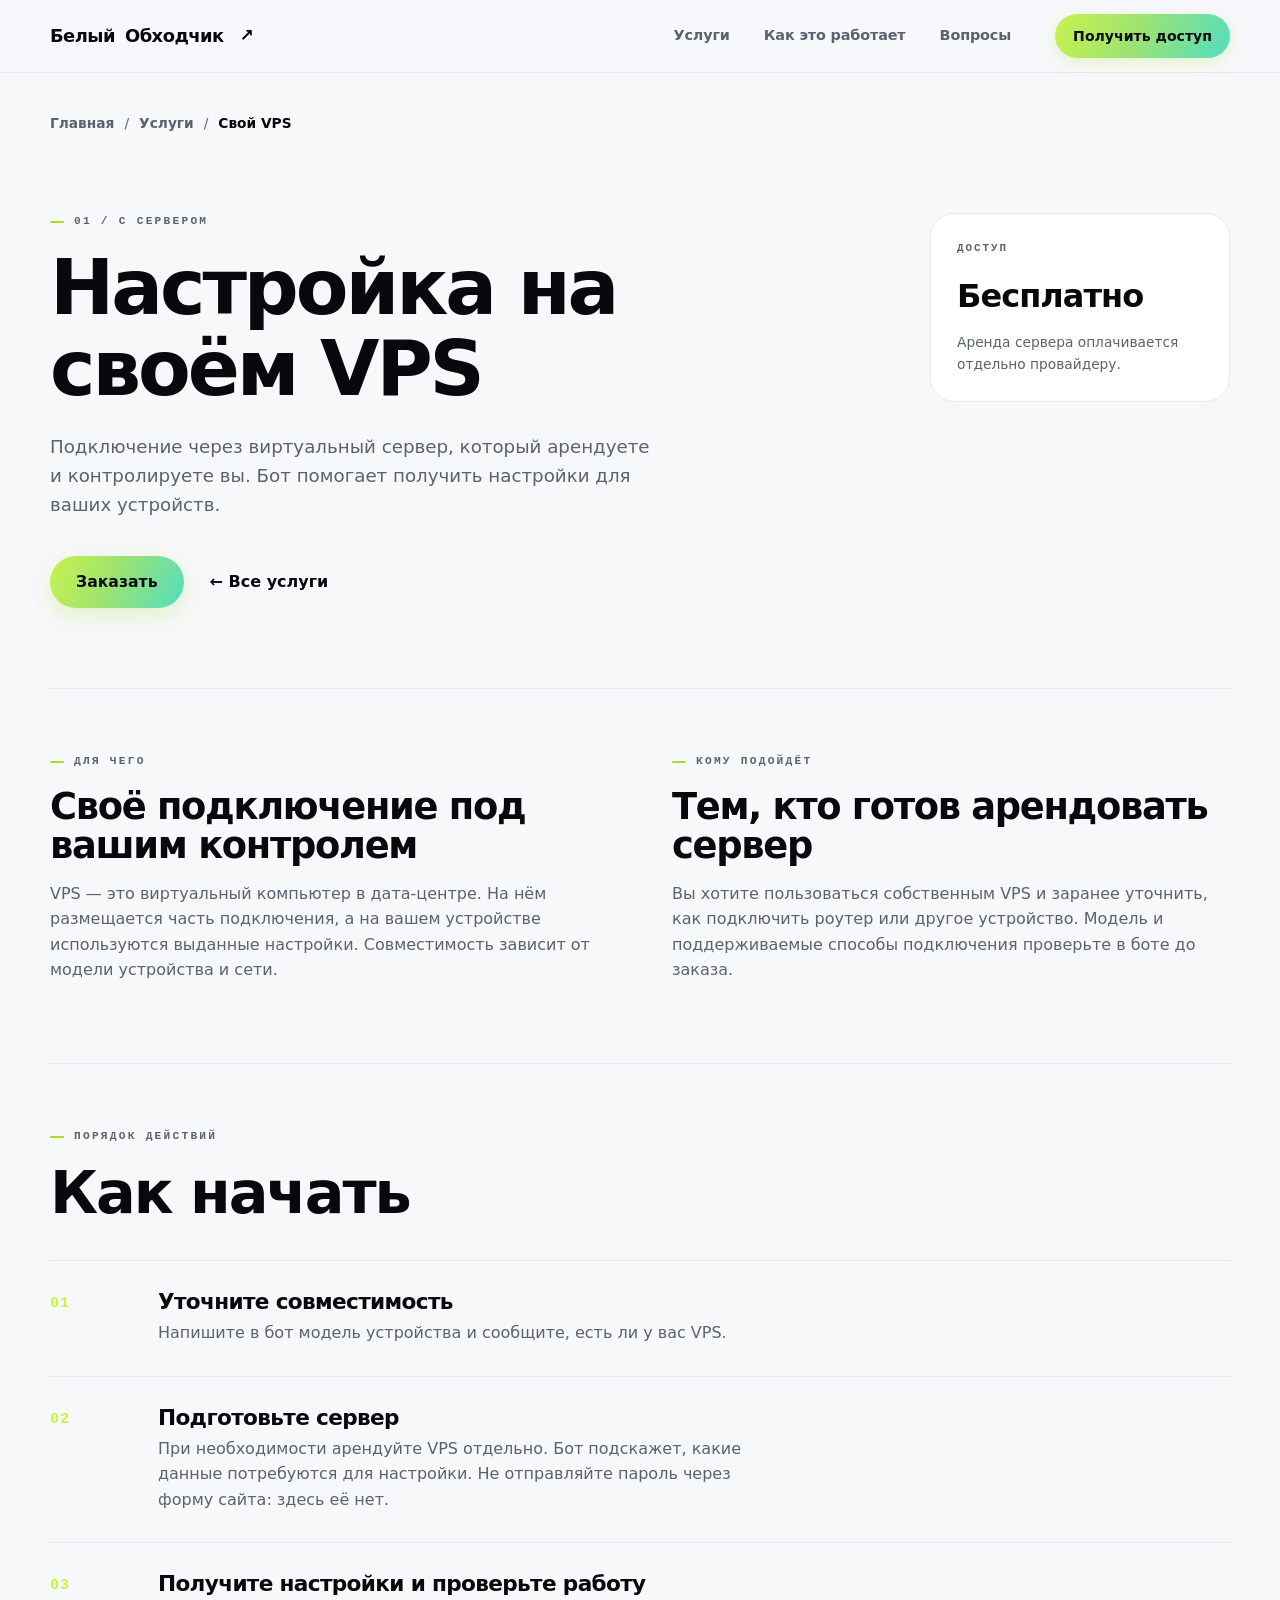
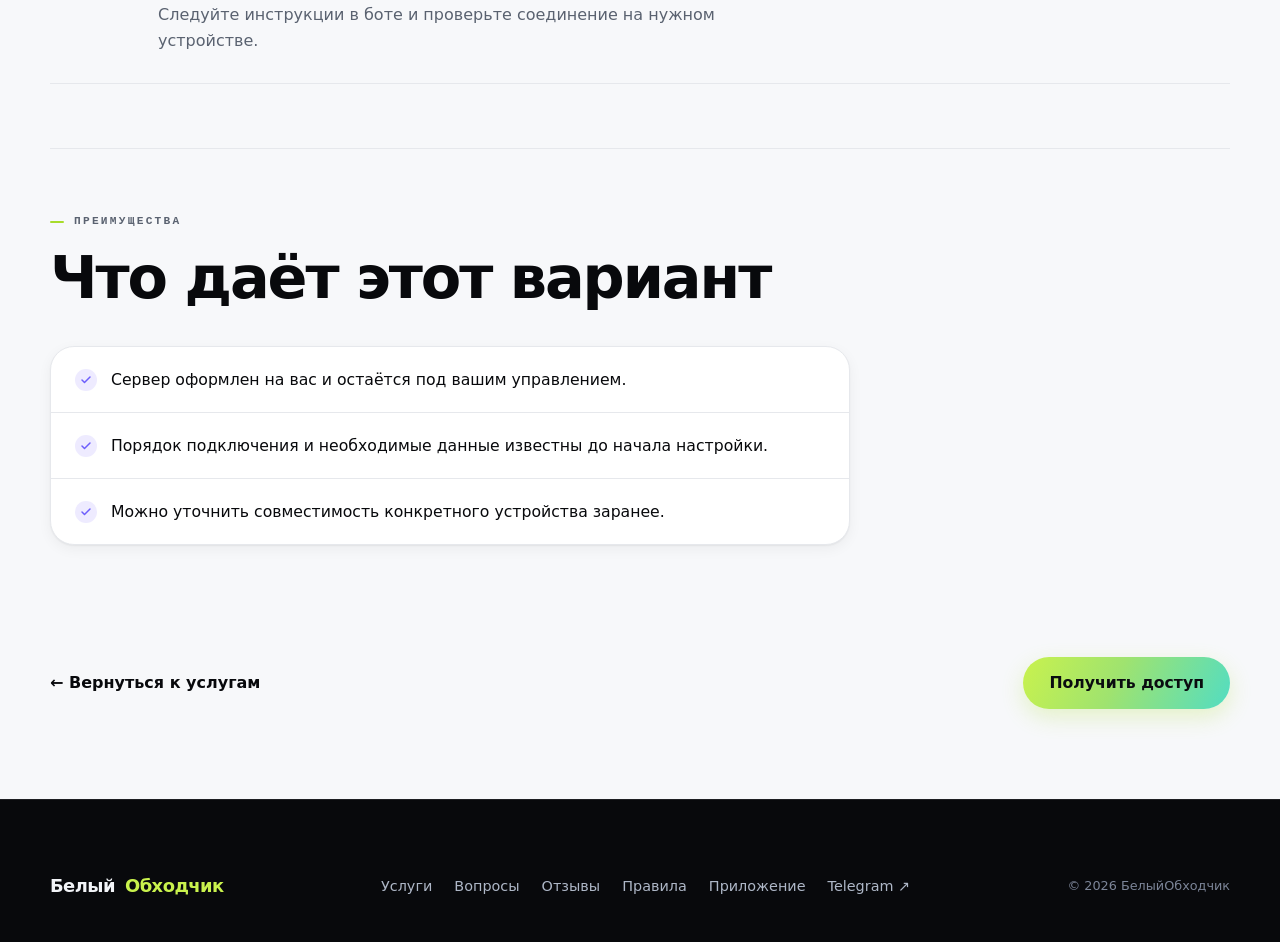
<file: service-full.html>
<!doctype html>
<html lang="ru">
<head><meta charset="utf-8"><meta http-equiv="Content-Security-Policy" content="default-src 'self'; script-src 'self' 'unsafe-inline'; style-src 'self' 'unsafe-inline'; img-src 'self' data: https:; connect-src 'self'; font-src 'self' data:; frame-ancestors 'none'; base-uri 'self'; form-action 'self'"><meta name="viewport" content="width=device-width, initial-scale=1"><meta name="description" content="Настройка подключения на собственном VPS: кому подходит, что потребуется и как начать."><meta name="theme-color" content="#0d1017"><meta name="mobile-web-app-capable" content="yes"><meta name="apple-mobile-web-app-capable" content="yes"><meta name="apple-mobile-web-app-status-bar-style" content="black-translucent"><meta name="apple-mobile-web-app-title" content="БелыйОбходчик"><meta property="og:type" content="website"><meta property="og:locale" content="ru_RU"><meta property="og:title" content="Настройка на своём VPS — БелыйОбходчик"><meta property="og:description" content="Настройка подключения на собственном VPS: кому подходит, что потребуется и как начать."><meta name="twitter:card" content="summary_large_image"><meta name="twitter:image" content="https://beliyobhodchik.fun/img/og-image.png"><meta property="og:image" content="https://beliyobhodchik.fun/img/og-image.png"><meta property="og:image:width" content="1200"><meta property="og:image:height" content="630"><meta property="og:image:type" content="image/png"><title>Настройка на своём VPS — БелыйОбходчик</title><link rel="icon" href="img/favicon.svg" type="image/svg+xml"><link rel="apple-touch-icon" href="img/apple-touch-icon.png"><link rel="manifest" href="manifest.webmanifest"><link rel="canonical" href="https://beliyobhodchik.fun/service-full.html"><link rel="stylesheet" href="css/style.css"></head>
<body>
  <a class="skip-link" href="#main">К содержимому</a>
  <header class="site-header"><div class="container header-inner"><a class="brand" href="index.html">Белый<span>Обходчик</span><span class="brand-mark" aria-hidden="true">↗</span></a><nav class="nav" aria-label="Главное меню"><a href="index.html#services">Услуги</a><a href="index.html#how">Как это работает</a><a href="index.html#faq">Вопросы</a></nav><a class="button button-small" href="order.html">Получить доступ</a></div></header>
  <main id="main"><div class="container"><nav class="breadcrumbs" aria-label="Путь по сайту"><a href="index.html">Главная</a><span aria-hidden="true">/</span><a href="index.html#services">Услуги</a><span aria-hidden="true">/</span><span aria-current="page">Свой VPS</span></nav>
    <div class="detail-hero"><div><p class="eyebrow">01 / С сервером</p><h1>Настройка на своём VPS</h1><p class="lead">Подключение через виртуальный сервер, который арендуете и контролируете вы. Бот помогает получить настройки для ваших устройств.</p><div class="actions"><a class="button" href="order.html">Заказать</a><a class="text-link" href="index.html#services">← Все услуги</a></div></div><aside class="detail-aside"><span class="aside-label">Доступ</span><strong>Бесплатно</strong><p>Аренда сервера оплачивается отдельно провайдеру.</p></aside></div>
    <div class="detail-grid"><section><p class="eyebrow">Для чего</p><h2>Своё подключение под вашим контролем</h2><p>VPS — это виртуальный компьютер в дата-центре. На нём размещается часть подключения, а на вашем устройстве используются выданные настройки. Совместимость зависит от модели устройства и сети.</p></section><section><p class="eyebrow">Кому подойдёт</p><h2>Тем, кто готов арендовать сервер</h2><p>Вы хотите пользоваться собственным VPS и заранее уточнить, как подключить роутер или другое устройство. Модель и поддерживаемые способы подключения проверьте в боте до заказа.</p></section></div>
    <section class="detail-section" aria-labelledby="steps-title"><p class="eyebrow">Порядок действий</p><h2 id="steps-title">Как начать</h2><ol class="timeline"><li><span class="timeline-number">01</span><div><h3>Уточните совместимость</h3><p>Напишите в бот модель устройства и сообщите, есть ли у вас VPS.</p></div></li><li><span class="timeline-number">02</span><div><h3>Подготовьте сервер</h3><p>При необходимости арендуйте VPS отдельно. Бот подскажет, какие данные потребуются для настройки. Не отправляйте пароль через форму сайта: здесь её нет.</p></div></li><li><span class="timeline-number">03</span><div><h3>Получите настройки и проверьте работу</h3><p>Следуйте инструкции в боте и проверьте соединение на нужном устройстве.</p></div></li></ol></section>
    <section class="detail-section benefits"><p class="eyebrow">Преимущества</p><h2>Что даёт этот вариант</h2><ul><li>Сервер оформлен на вас и остаётся под вашим управлением.</li><li>Порядок подключения и необходимые данные известны до начала настройки.</li><li>Можно уточнить совместимость конкретного устройства заранее.</li></ul></section>
    <div class="detail-end"><a class="text-link" href="index.html#services">← Вернуться к услугам</a><a class="button" href="order.html">Получить доступ</a></div>
  </div></main><footer class="site-footer"><div class="container footer-inner"><a class="brand" href="index.html">Белый<span>Обходчик</span></a><nav aria-label="Ссылки в подвале"><a href="index.html#services">Услуги</a><a href="index.html#faq">Вопросы</a><a href="reviews.html">Отзывы</a><a href="legal.html">Правила</a><a href="webapp/index.html">Приложение</a><a href="https://t.me/beliy_obhodchik_bot" target="_blank" rel="noopener noreferrer">Telegram ↗</a></nav><small>© 2026 БелыйОбходчик</small></div></footer>
<script type="application/ld+json">
  {
    "@context": "https://schema.org",
    "@type": "BreadcrumbList",
    "itemListElement": [
      {"@type": "ListItem", "position": 1, "name": "Главная", "item": "https://beliyobhodchik.fun/"},
      {"@type": "ListItem", "position": 2, "name": "Услуги", "item": "https://beliyobhodchik.fun/#services"},
      {"@type": "ListItem", "position": 3, "name": "Настройка на своём VPS", "item": "https://beliyobhodchik.fun/service-full.html"}
    ]
  }
  </script><script type="application/ld+json">
  {
    "@context": "https://schema.org",
    "@type": "Service",
    "name": "Настройка на своём VPS",
    "serviceType": "Настройка обхода блокировок через собственный VPS",
    "provider": {"@type": "Organization", "name": "БелыйОбходчик", "url": "https://beliyobhodchik.fun/"},
    "areaServed": "RU",
    "url": "https://beliyobhodchik.fun/service-full.html"
  }
  </script>
  <a class="sticky-cta" href="order.html">Получить доступ</a>
</body></html>
</file>
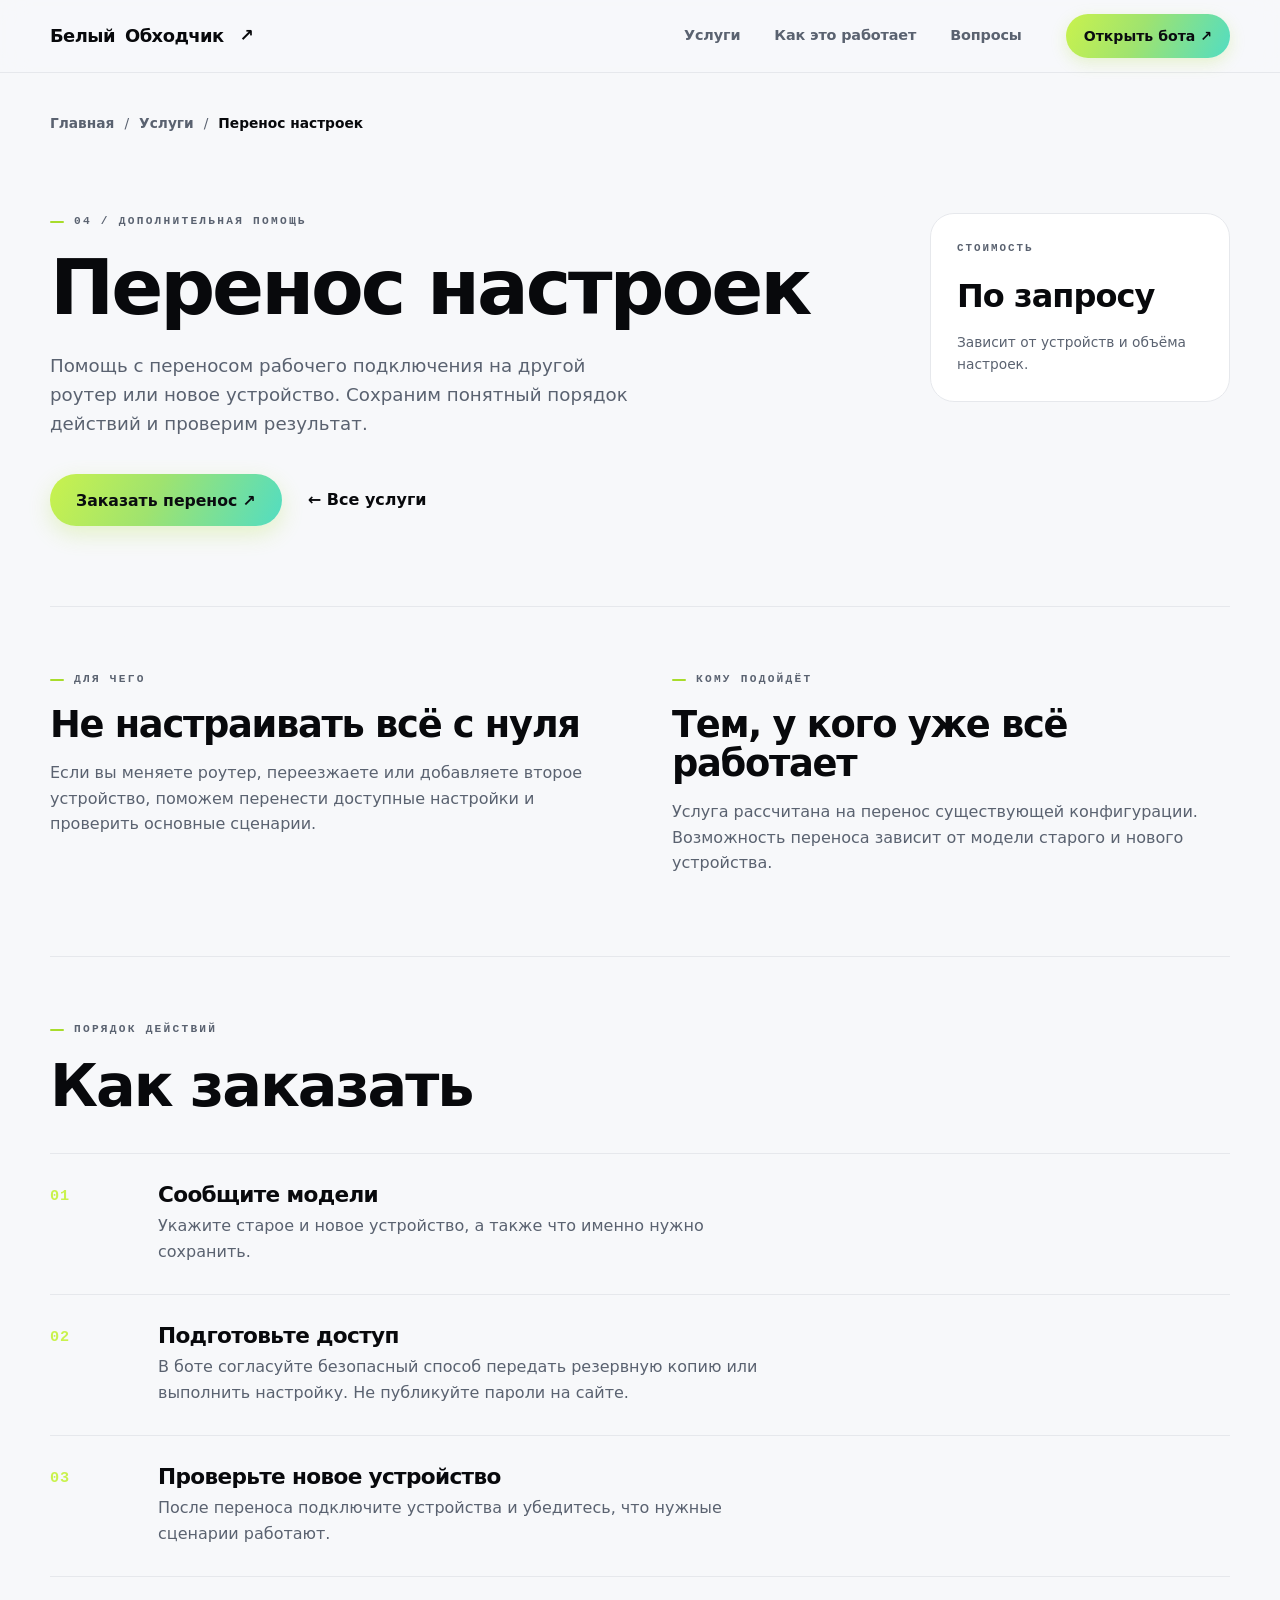
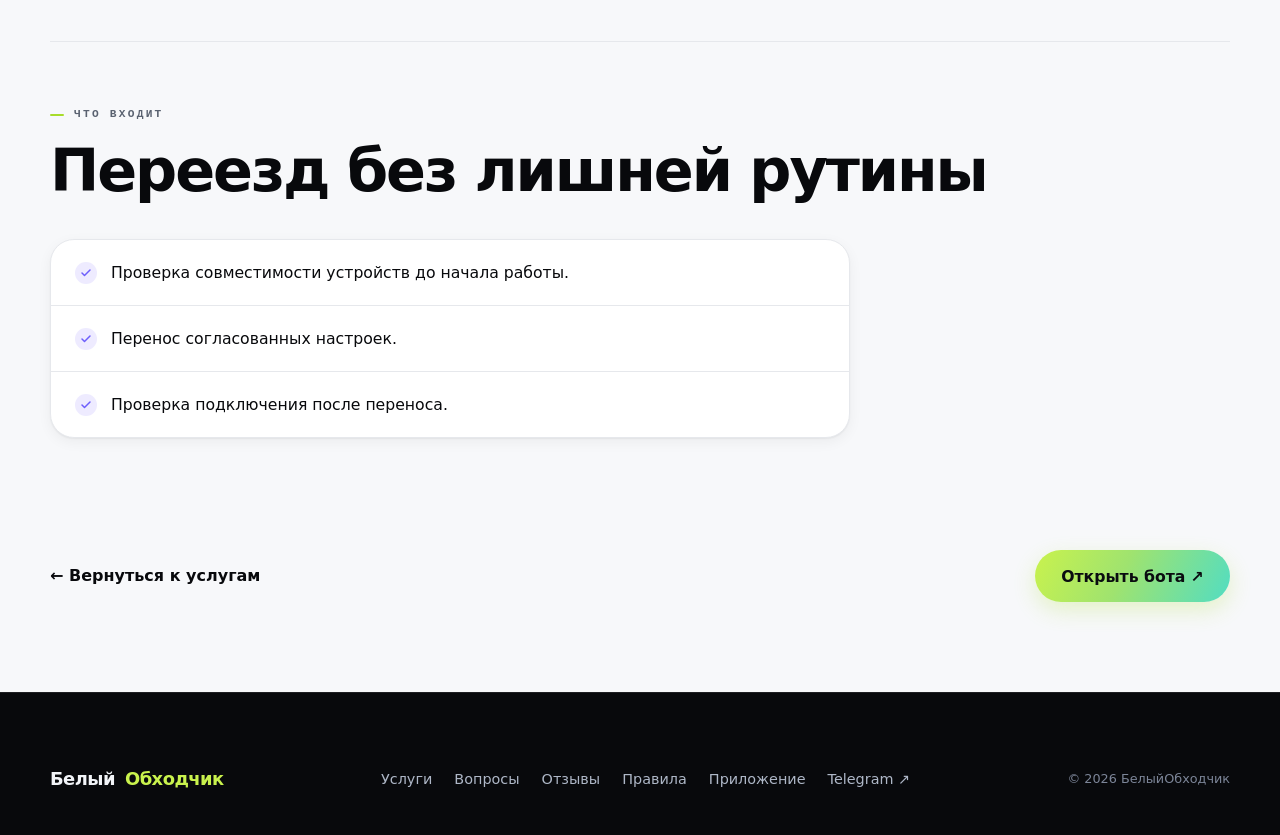
<file: service-transfer.html>
<!doctype html>
<html lang="ru">
<head><meta charset="utf-8"><meta http-equiv="Content-Security-Policy" content="default-src 'self'; script-src 'self' 'unsafe-inline'; style-src 'self' 'unsafe-inline'; img-src 'self' data: https:; connect-src 'self' https://api.trongrid.io https://open.er-api.com; font-src 'self' data:; frame-ancestors 'none'; base-uri 'self'; form-action 'self'"><meta name="viewport" content="width=device-width, initial-scale=1"><meta name="description" content="Перенос рабочих настроек на новый роутер или другое устройство."><meta name="theme-color" content="#0d1017"><meta name="mobile-web-app-capable" content="yes"><meta name="apple-mobile-web-app-capable" content="yes"><meta name="apple-mobile-web-app-status-bar-style" content="black-translucent"><meta name="apple-mobile-web-app-title" content="БелыйОбходчик"><meta property="og:type" content="website"><meta property="og:locale" content="ru_RU"><meta property="og:title" content="Перенос настроек — БелыйОбходчик"><meta property="og:description" content="Перенос согласованных настроек с другого сервиса или устройства."><meta name="twitter:card" content="summary_large_image"><meta name="twitter:image" content="https://beliyobhodchik.fun/img/og-image.png"><meta property="og:image" content="https://beliyobhodchik.fun/img/og-image.png"><meta property="og:image:width" content="1200"><meta property="og:image:height" content="630"><meta property="og:image:type" content="image/png"><title>Перенос настроек — БелыйОбходчик</title><link rel="icon" href="img/favicon.svg" type="image/svg+xml"><link rel="apple-touch-icon" href="img/apple-touch-icon.png"><link rel="manifest" href="manifest.webmanifest"><link rel="canonical" href="https://beliyobhodchik.fun/service-transfer.html"><link rel="stylesheet" href="css/style.css"></head>
<body>
  <a class="skip-link" href="#main">К содержимому</a>
  <header class="site-header"><div class="container header-inner"><a class="brand" href="index.html">Белый<span>Обходчик</span><span class="brand-mark" aria-hidden="true">↗</span></a><nav class="nav" aria-label="Главное меню"><a href="index.html#services">Услуги</a><a href="index.html#how">Как это работает</a><a href="index.html#faq">Вопросы</a></nav><a class="button button-small" href="https://t.me/beliy_obhodchik_bot" target="_blank" rel="noopener noreferrer">Открыть бота ↗</a></div></header>
  <main id="main"><div class="container"><nav class="breadcrumbs" aria-label="Путь по сайту"><a href="index.html">Главная</a><span aria-hidden="true">/</span><a href="index.html#services">Услуги</a><span aria-hidden="true">/</span><span aria-current="page">Перенос настроек</span></nav>
    <div class="detail-hero"><div><p class="eyebrow">04 / Дополнительная помощь</p><h1>Перенос настроек</h1><p class="lead">Помощь с переносом рабочего подключения на другой роутер или новое устройство. Сохраним понятный порядок действий и проверим результат.</p><div class="actions"><a class="button" href="https://t.me/beliy_obhodchik_bot" target="_blank" rel="noopener noreferrer">Заказать перенос ↗</a><a class="text-link" href="index.html#services">← Все услуги</a></div></div><aside class="detail-aside"><span class="aside-label">Стоимость</span><strong>По запросу</strong><p>Зависит от устройств и объёма настроек.</p></aside></div>
    <div class="detail-grid"><section><p class="eyebrow">Для чего</p><h2>Не настраивать всё с нуля</h2><p>Если вы меняете роутер, переезжаете или добавляете второе устройство, поможем перенести доступные настройки и проверить основные сценарии.</p></section><section><p class="eyebrow">Кому подойдёт</p><h2>Тем, у кого уже всё работает</h2><p>Услуга рассчитана на перенос существующей конфигурации. Возможность переноса зависит от модели старого и нового устройства.</p></section></div>
    <section class="detail-section" aria-labelledby="steps-title"><p class="eyebrow">Порядок действий</p><h2 id="steps-title">Как заказать</h2><ol class="timeline"><li><span class="timeline-number">01</span><div><h3>Сообщите модели</h3><p>Укажите старое и новое устройство, а также что именно нужно сохранить.</p></div></li><li><span class="timeline-number">02</span><div><h3>Подготовьте доступ</h3><p>В боте согласуйте безопасный способ передать резервную копию или выполнить настройку. Не публикуйте пароли на сайте.</p></div></li><li><span class="timeline-number">03</span><div><h3>Проверьте новое устройство</h3><p>После переноса подключите устройства и убедитесь, что нужные сценарии работают.</p></div></li></ol></section>
    <section class="detail-section benefits"><p class="eyebrow">Что входит</p><h2>Переезд без лишней рутины</h2><ul><li>Проверка совместимости устройств до начала работы.</li><li>Перенос согласованных настроек.</li><li>Проверка подключения после переноса.</li></ul></section><div class="detail-end"><a class="text-link" href="index.html#services">← Вернуться к услугам</a><a class="button" href="https://t.me/beliy_obhodchik_bot" target="_blank" rel="noopener noreferrer">Открыть бота ↗</a></div>
  </div></main><footer class="site-footer"><div class="container footer-inner"><a class="brand" href="index.html">Белый<span>Обходчик</span></a><nav aria-label="Ссылки в подвале"><a href="index.html#services">Услуги</a><a href="index.html#faq">Вопросы</a><a href="reviews.html">Отзывы</a><a href="legal.html">Правила</a><a href="webapp/index.html">Приложение</a><a href="https://t.me/beliy_obhodchik_bot" target="_blank" rel="noopener noreferrer">Telegram ↗</a></nav><small>© 2026 БелыйОбходчик</small></div></footer>
<script type="application/ld+json">
  {
    "@context": "https://schema.org",
    "@type": "BreadcrumbList",
    "itemListElement": [
      {"@type": "ListItem", "position": 1, "name": "Главная", "item": "https://beliyobhodchik.fun/"},
      {"@type": "ListItem", "position": 2, "name": "Услуги", "item": "https://beliyobhodchik.fun/#services"},
      {"@type": "ListItem", "position": 3, "name": "Перенос настроек", "item": "https://beliyobhodchik.fun/service-transfer.html"}
    ]
  }
  </script>
  <a class="sticky-cta" href="https://t.me/beliy_obhodchik_bot" target="_blank" rel="noopener noreferrer">Обсудить в боте</a>
</body></html>
</file>
<file: css/style.css>
/* ============ Design tokens ============ */
:root{
  --ink:#0d1017;
  --ink-2:#161b26;
  --paper:#f5f6fa;
  --card:#ffffff;
  --line:#e3e6ee;
  --muted:#59616f;
  --violet:#6d5efc;
  --violet-2:#9333ea;
  --pink:#ec4899;
  --lime:#c3f53c;
  --ok:#37d67a;
  --grad:linear-gradient(120deg,#6d5efc 0%,#9333ea 55%,#ec4899 120%);
  --shadow-sm:0 1px 2px rgba(13,16,23,.06),0 4px 14px rgba(13,16,23,.05);
  --shadow-md:0 8px 30px rgba(13,16,23,.10);
  --shadow-lg:0 24px 70px rgba(13,16,23,.16);
  --radius:20px;
  --max:1180px;
}
*{box-sizing:border-box}
html{scroll-behavior:smooth}
body{margin:0;background:var(--paper);color:var(--ink);font-family:Inter,ui-sans-serif,system-ui,-apple-system,"Segoe UI",sans-serif;line-height:1.6;-webkit-font-smoothing:antialiased}
a{color:inherit}
img,svg{display:block}
h1,h2,h3{line-height:1.06;letter-spacing:-.03em;margin-top:0}
h1{font-size:clamp(3rem,7vw,6.4rem);margin-bottom:1.4rem}
h2{font-size:clamp(2.1rem,4.6vw,3.9rem);margin-bottom:1rem}
h3{font-size:1.35rem}
p{margin-top:0}
.container{width:min(var(--max),calc(100% - 48px));margin-inline:auto}
::selection{background:var(--violet);color:#fff}

/* ============ Header ============ */
.site-header{position:sticky;top:0;z-index:10;background:rgba(245,246,250,.85);border-bottom:1px solid rgba(227,230,238,.9);backdrop-filter:blur(18px);-webkit-backdrop-filter:blur(18px)}
.header-inner{min-height:72px;display:flex;align-items:center;gap:30px}
.brand{display:inline-flex;align-items:center;gap:10px;font-size:1.12rem;font-weight:800;letter-spacing:-.03em;text-decoration:none;white-space:nowrap}
.brand-logo{display:grid;place-items:center;width:34px;height:34px;border-radius:10px;background:var(--grad);color:#fff;box-shadow:0 6px 16px rgba(109,94,252,.35)}
.brand>span:last-child{color:#5a4bd6}
.site-footer .brand>span:last-child{color:#8f7fff}
.nav{display:flex;gap:6px;margin-left:auto}
.nav a{padding:9px 14px;border-radius:999px;font-size:.9rem;font-weight:600;text-decoration:none;color:var(--muted);transition:background .2s,color .2s}
.nav a:hover{background:#fff;color:var(--ink);box-shadow:var(--shadow-sm)}
.button{display:inline-flex;align-items:center;justify-content:center;gap:10px;min-height:52px;padding:0 26px;border:0;border-radius:999px;background:var(--grad);color:#fff;text-decoration:none;font-weight:700;font-size:.98rem;cursor:pointer;box-shadow:0 10px 26px rgba(109,94,252,.35);transition:transform .2s,box-shadow .2s,filter .2s}
.button:hover{transform:translateY(-2px);box-shadow:0 16px 36px rgba(109,94,252,.45);filter:brightness(1.06)}
.button:active{transform:translateY(0)}
.button-small{min-height:44px;padding:0 18px;font-size:.88rem;box-shadow:0 6px 18px rgba(109,94,252,.3)}
.button-light{background:#fff;color:var(--ink);box-shadow:0 10px 30px rgba(0,0,0,.18)}
.button-light:hover{box-shadow:0 16px 40px rgba(0,0,0,.25)}
.button-outline{background:transparent;color:var(--ink);border:1.5px solid var(--ink);box-shadow:none}
.button-outline:hover{background:var(--ink);color:#fff;box-shadow:none}
.ghost-link{display:inline-flex;align-items:center;gap:8px;font-weight:700;text-decoration:none;color:var(--ink);transition:gap .2s,color .2s}
.ghost-link:hover{gap:14px;color:var(--violet)}
.ghost-link.on-dark{color:#fff}
.ghost-link.on-dark:hover{color:var(--lime)}
.skip-link{position:absolute;left:16px;top:-60px;padding:12px 16px;background:var(--ink);color:#fff;z-index:50;border-radius:0 0 10px 10px}
.skip-link:focus{top:0}

/* ============ Hero ============ */
.hero{position:relative;overflow:hidden;background:radial-gradient(1100px 520px at 78% -10%,rgba(147,51,234,.5),transparent 60%),radial-gradient(800px 500px at 12% 110%,rgba(109,94,252,.35),transparent 55%),var(--ink);color:#fff;padding:clamp(70px,10vw,130px) 0 clamp(56px,6vw,84px)}
.hero::after{content:"";position:absolute;inset:0;background-image:linear-gradient(rgba(255,255,255,.045) 1px,transparent 1px),linear-gradient(90deg,rgba(255,255,255,.045) 1px,transparent 1px);background-size:56px 56px;mask-image:radial-gradient(700px 420px at 65% 40%,#000,transparent);pointer-events:none}
.hero-copy{display:flex;flex-direction:column;align-items:flex-start;height:100%}
.hero-layout{position:relative;z-index:1;display:grid;grid-template-columns:minmax(0,1.05fr) minmax(320px,.95fr);gap:64px;align-items:center}
.badge{display:inline-flex;align-items:center;gap:9px;padding:8px 16px;border-radius:999px;background:rgba(255,255,255,.08);border:1px solid rgba(255,255,255,.16);font-size:.8rem;font-weight:700;letter-spacing:.04em;text-transform:uppercase;color:#dfe3ff;backdrop-filter:blur(8px)}
.badge-dot{width:8px;height:8px;border-radius:50%;background:var(--lime);box-shadow:0 0 0 4px rgba(195,245,60,.22);animation:blink 2.4s ease-in-out infinite}
@keyframes blink{50%{opacity:.45}}
.hero h1{font-size:clamp(2.7rem,5.5vw,5rem)}
.hero h1 em{font-style:normal;background:linear-gradient(100deg,#a78bfa,#f472b6 60%,#f0abfc);-webkit-background-clip:text;background-clip:text;color:transparent}
.hero .lead{max-width:560px;color:#aeb6c6;font-size:clamp(1.02rem,1.6vw,1.22rem);margin-bottom:0}
.actions{display:flex;align-items:center;gap:26px;flex-wrap:wrap;margin-top:36px}
.hero-note{display:flex;align-items:flex-start;gap:10px;margin-top:auto;padding-top:34px;max-width:520px;color:#8b93a6;font-size:.86rem}
.hero-note svg{flex-shrink:0;margin-top:2px;color:var(--lime)}

/* Hero mockup */
.hero-visual{position:relative;min-height:420px}
.glow{position:absolute;border-radius:50%;filter:blur(70px);opacity:.55}
.glow-1{width:320px;height:320px;background:#9333ea;top:-40px;right:-30px;animation:float 7s ease-in-out infinite}
.glow-2{width:260px;height:260px;background:#2563eb;bottom:-20px;left:-40px;animation:float 9s ease-in-out infinite reverse}
@keyframes float{50%{transform:translateY(-22px)}}
.mock-window{position:relative;width:min(430px,100%);margin-left:auto;background:rgba(255,255,255,.97);color:var(--ink);border-radius:22px;box-shadow:0 40px 90px rgba(0,0,0,.45),0 0 0 1px rgba(255,255,255,.08);overflow:hidden;transform:rotate(1.4deg);animation:tilt 8s ease-in-out infinite}
@keyframes tilt{50%{transform:rotate(-.6deg) translateY(-8px)}}
.mock-bar{display:flex;align-items:center;gap:7px;padding:13px 16px;background:#f1f2f7;border-bottom:1px solid var(--line)}
.mock-bar i{width:10px;height:10px;border-radius:50%;background:#e0e3ec}
.mock-bar i:first-child{background:#ff6058}.mock-bar i:nth-child(2){background:#ffbd2e}.mock-bar i:nth-child(3){background:#28ca42}
.mock-bar span{margin-left:8px;font-size:.72rem;font-weight:700;letter-spacing:.06em;text-transform:uppercase;color:#8a91a3}
.mock-body{padding:20px 22px 22px}
.mock-row{display:flex;justify-content:space-between;align-items:center;padding:11px 0;border-bottom:1px dashed var(--line);font-size:.92rem}
.mock-row span{color:var(--muted)}
.mock-row b{font-weight:700}
.mock-row .ok{display:inline-flex;align-items:center;gap:8px;color:#0e9f57}
.pulse{width:9px;height:9px;border-radius:50%;background:var(--ok);box-shadow:0 0 0 0 rgba(55,214,122,.5);animation:pulse 2s infinite}
@keyframes pulse{70%{box-shadow:0 0 0 9px rgba(55,214,122,0)}100%{box-shadow:0 0 0 0 rgba(55,214,122,0)}}
.mock-graph{display:flex;align-items:flex-end;gap:6px;height:84px;margin-top:18px;padding:12px 14px 0;background:linear-gradient(180deg,#f6f5ff,#fbfbfe);border:1px solid var(--line);border-radius:14px}
.mock-graph i{flex:1;height:var(--h);border-radius:4px 4px 0 0;background:linear-gradient(180deg,#8b7cff,#6d5efc);opacity:.9;animation:grow 1.1s cubic-bezier(.2,.8,.2,1) backwards}
.mock-graph i:nth-child(2n){animation-delay:.1s}.mock-graph i:nth-child(3n){animation-delay:.2s}.mock-graph i:nth-child(4n){animation-delay:.3s}
@keyframes grow{from{height:6%}}
.mock-foot{display:flex;justify-content:space-between;margin-top:14px;font-size:.74rem;font-weight:700;letter-spacing:.05em;text-transform:uppercase;color:#8a91a3}
.float-chip{position:absolute;display:inline-flex;align-items:center;gap:7px;padding:10px 15px;border-radius:14px;background:#fff;color:var(--ink);font-size:.8rem;font-weight:700;box-shadow:var(--shadow-lg);animation:chip 6s ease-in-out infinite}
.chip-1{top:-56px;left:6%;color:#0e9f57}
.chip-2{bottom:8%;right:2%;animation-delay:1.4s}
@keyframes chip{50%{transform:translateY(-10px)}}

/* ============ Stats ============ */
.stats{background:#fff;border-bottom:1px solid var(--line)}
.stats-grid{display:grid;grid-template-columns:repeat(3,1fr);gap:0}
.stat{display:flex;align-items:baseline;gap:16px;padding:34px 30px;border-right:1px solid var(--line)}
.stat:last-child{border-right:0}
.stat strong{font-size:2.6rem;font-weight:800;letter-spacing:-.04em;background:var(--grad);-webkit-background-clip:text;background-clip:text;color:transparent;white-space:nowrap}
.stat span{color:var(--muted);font-size:.92rem;line-height:1.45}

/* ============ Sections ============ */
.section{padding:clamp(70px,9vw,120px) 0}
.section-heading{display:grid;grid-template-columns:1fr minmax(240px,380px);align-items:end;gap:40px;margin-bottom:48px}
.section-heading>p{color:var(--muted);margin-bottom:6px}
.eyebrow{margin-bottom:16px;font-size:.74rem;font-weight:800;letter-spacing:.16em;text-transform:uppercase;color:#5a4bd6}
.section-dark .eyebrow{color:#8f7fff}
.eyebrow.light{color:rgba(255,255,255,.75)}
.muted{color:var(--muted)}
.muted a{color:#5a4bd6;font-weight:700}

/* ============ Service cards ============ */
.service-grid{display:grid;grid-template-columns:repeat(2,1fr);gap:22px}
.service-card{position:relative;display:flex;flex-direction:column;padding:30px;background:var(--card);border:1px solid var(--line);border-radius:var(--radius);text-decoration:none;overflow:hidden;box-shadow:var(--shadow-sm);transition:transform .25s,box-shadow .25s,border-color .25s}
.service-card::before{content:"";position:absolute;inset:0;background:var(--grad);opacity:0;transition:opacity .25s}
.service-card>*{position:relative;z-index:1}
.service-card:hover .card-icon{background:rgba(255,255,255,.18);border-color:rgba(255,255,255,.35)}
.card-icon{display:grid;place-items:center;width:52px;height:52px;margin-bottom:20px;border-radius:15px;background:linear-gradient(135deg,#eeebff,#f6f2ff);border:1px solid #e6e1ff;color:var(--violet);transition:background .25s,color .25s,border-color .25s}
.card-index{order:-1;margin-bottom:14px;font-size:.7rem;font-weight:800;letter-spacing:.12em;text-transform:uppercase;color:#5f6a7d}
.service-card h3{margin-bottom:10px}
.service-card p{color:var(--muted);font-size:.95rem;margin-bottom:0}
.card-bottom{display:flex;align-items:center;justify-content:space-between;gap:14px;margin-top:26px;padding-top:20px;border-top:1px solid var(--line);font-size:.92rem;transition:border-color .25s}
.card-arrow{display:grid;place-items:center;width:38px;height:38px;border-radius:50%;background:#f1f0ff;color:var(--violet);transition:transform .25s,background .25s}
.service-card:hover .card-bottom{border-color:rgba(255,255,255,.3)}
.service-card:hover .card-arrow{background:rgba(255,255,255,.2);transform:rotate(45deg)}
.service-card.featured{background:linear-gradient(160deg,#12141c,#1a1430);border-color:#262a3a;color:#fff}
.service-card.featured .card-index{color:#8f97ad}
.service-card.featured p{color:#aeb6c6}
.service-card.featured .card-bottom{border-top-color:#2a2e40}
.service-card.featured .card-icon{background:rgba(109,94,252,.18);border-color:rgba(109,94,252,.4);color:#a78bfa}

/* ============ Dark section / timeline ============ */
.section-dark{background:var(--ink);color:#fff;position:relative;overflow:hidden}
.section-dark::before{content:"";position:absolute;width:600px;height:600px;border-radius:50%;background:radial-gradient(circle,rgba(147,51,234,.28),transparent 65%);top:-220px;right:-160px;pointer-events:none}
.section-dark .section-heading{position:relative;z-index:1}
.timeline{position:relative;z-index:1;list-style:none;margin:0;padding:0;border-top:1px solid rgba(255,255,255,.12)}
.timeline li{display:grid;grid-template-columns:80px 1fr 60px;gap:28px;align-items:center;padding:30px 0;border-bottom:1px solid rgba(255,255,255,.12);transition:background .2s}
.timeline li:hover{background:rgba(255,255,255,.03)}
.timeline-number{font-size:.95rem;font-weight:800;letter-spacing:.1em;background:linear-gradient(100deg,#a78bfa,#f472b6);-webkit-background-clip:text;background-clip:text;color:transparent}
.timeline h3{margin-bottom:6px}
.timeline p{margin-bottom:0;color:#9aa3b5;max-width:620px}
.timeline-icon{display:grid;place-items:center;width:52px;height:52px;justify-self:end;border-radius:16px;background:rgba(255,255,255,.06);border:1px solid rgba(255,255,255,.12);color:#c4b5fd}
.trust-row{position:relative;z-index:1;display:grid;grid-template-columns:repeat(3,1fr);gap:20px;margin-top:54px}
.trust-item{display:flex;gap:14px;padding:24px;background:rgba(255,255,255,.05);border:1px solid rgba(255,255,255,.1);border-radius:18px;color:#aeb6c6;font-size:.9rem;line-height:1.5}
.trust-item svg{flex-shrink:0;color:var(--lime)}
.trust-item b{display:block;color:#fff;margin-bottom:4px}

/* Light timeline on service pages */
.detail-section .timeline,.timeline.on-light{border-top-color:var(--line)}
.detail-section .timeline li{border-bottom-color:var(--line);grid-template-columns:80px 1fr;align-items:start}
.detail-section .timeline li:hover{background:#fafaff}
.detail-section .timeline p{color:var(--muted)}

/* ============ FAQ ============ */
.faq-layout{display:grid;grid-template-columns:minmax(260px,.75fr) 1.25fr;gap:80px}
.faq-intro .button{margin-top:24px}
.faq-list{border-top:1px solid var(--line)}
details{border-bottom:1px solid var(--line);background:transparent;transition:background .2s}
details[open]{background:#fff;border-radius:16px;border-bottom-color:transparent;box-shadow:var(--shadow-sm);margin:6px 0;padding:0 6px}
summary{cursor:pointer;font-size:1.06rem;font-weight:700;list-style:none;display:flex;align-items:center;justify-content:space-between;gap:20px;min-height:56px;padding:8px 4px}
summary::-webkit-details-marker{display:none}
summary::after{content:"";flex-shrink:0;width:30px;height:30px;border-radius:50%;background:#f1f0ff;background-image:url("data:image/svg+xml,%3Csvg xmlns='http://www.w3.org/2000/svg' width='14' height='14' viewBox='0 0 24 24' fill='none' stroke='%236d5efc' stroke-width='2.6' stroke-linecap='round'%3E%3Cpath d='M12 5v14M5 12h14'/%3E%3C/svg%3E");background-repeat:no-repeat;background-position:center;transition:transform .25s,background-color .25s}
details[open] summary::after{transform:rotate(45deg);background-color:#e5e0ff}
details p{color:var(--muted);max-width:700px;margin:0 4px 20px}

/* ============ CTA band ============ */
.contact-band{background:var(--grad);color:#fff;padding:clamp(56px,7vw,90px) 0;position:relative;overflow:hidden}
.contact-band::after{content:"";position:absolute;inset:0;background-image:radial-gradient(rgba(255,255,255,.14) 1.2px,transparent 1.2px);background-size:26px 26px;pointer-events:none}
.contact-inner{position:relative;z-index:1;display:flex;justify-content:space-between;align-items:center;gap:44px;flex-wrap:wrap}
.contact-inner h2{margin-bottom:12px}
.contact-inner p{color:rgba(255,255,255,.85);margin-bottom:0;max-width:520px}
.contact-actions{display:flex;flex-direction:column;align-items:center;gap:18px}

/* ============ Footer ============ */
.site-footer{background:var(--ink);color:#fff;padding:64px 0 0}
.footer-grid{display:grid;grid-template-columns:1.4fr repeat(3,1fr);gap:44px;padding-bottom:48px}
.footer-brand p{color:#8b93a6;font-size:.9rem;max-width:300px;margin-top:16px}
.brand.on-dark>span:last-child{color:var(--lime)}
.footer-col{display:flex;flex-direction:column;gap:11px}
.footer-col h3{font-size:.78rem;font-weight:800;letter-spacing:.14em;text-transform:uppercase;color:#8b93a6;margin-bottom:6px}
.footer-col a{color:#c9cfdb;text-decoration:none;font-size:.92rem;transition:color .2s}
.footer-col a:hover{color:var(--lime)}
.footer-bottom{display:flex;justify-content:space-between;gap:20px;flex-wrap:wrap;padding:22px 0;border-top:1px solid rgba(255,255,255,.1)}
.footer-bottom small{color:#767f92;font-size:.78rem}

/* ============ Service detail pages ============ */
.breadcrumbs{display:flex;gap:10px;align-items:center;flex-wrap:wrap;padding:28px 0;color:var(--muted);font-size:.84rem}
.breadcrumbs a{text-decoration:none;font-weight:600;display:inline-flex;align-items:center;min-height:44px}
.breadcrumbs a:hover{color:var(--violet)}
.breadcrumbs span[aria-current]{font-weight:700;color:var(--ink)}
.detail-hero{display:grid;grid-template-columns:minmax(0,1fr) 300px;gap:64px;padding:40px 0 80px;align-items:start}
.detail-hero h1{font-size:clamp(2.6rem,6vw,5.2rem)}
.detail-hero .lead{color:var(--muted);font-size:1.14rem;max-width:600px}
.detail-aside{position:sticky;top:100px;padding:26px;background:var(--card);border:1px solid var(--line);border-radius:var(--radius);box-shadow:var(--shadow-md)}
.aside-label{display:block;margin-bottom:14px;color:var(--muted);font-size:.72rem;font-weight:800;letter-spacing:.12em;text-transform:uppercase}
.detail-aside strong{display:block;margin-bottom:8px;font-size:2rem;font-weight:800;letter-spacing:-.03em}
.detail-aside small{font-size:.85rem;font-weight:600;color:var(--muted)}
.detail-aside p{color:var(--muted);font-size:.86rem;margin:0}
.detail-grid{display:grid;grid-template-columns:1fr 1fr;gap:64px;padding:64px 0;border-top:1px solid var(--line)}
.detail-grid h2{font-size:clamp(1.6rem,3vw,2.3rem)}
.detail-grid p{color:var(--muted);max-width:540px}
.detail-section{padding:64px 0;border-top:1px solid var(--line)}
.detail-section>h2{margin-bottom:36px}
.benefits ul{list-style:none;padding:0;margin:0;max-width:800px;background:var(--card);border:1px solid var(--line);border-radius:var(--radius);overflow:hidden;box-shadow:var(--shadow-sm)}
.benefits li{display:flex;gap:14px;align-items:flex-start;padding:20px 24px;border-bottom:1px solid var(--line);font-size:.98rem}
.benefits li:last-child{border-bottom:0}
.benefits li::before{content:"";flex-shrink:0;width:22px;height:22px;margin-top:2px;border-radius:50%;background:#eeebff;background-image:url("data:image/svg+xml,%3Csvg xmlns='http://www.w3.org/2000/svg' width='12' height='12' viewBox='0 0 24 24' fill='none' stroke='%236d5efc' stroke-width='3' stroke-linecap='round' stroke-linejoin='round'%3E%3Cpath d='M20 6L9 17l-5-5'/%3E%3C/svg%3E");background-repeat:no-repeat;background-position:center}
.detail-end{display:flex;align-items:center;justify-content:space-between;gap:24px;flex-wrap:wrap;padding:48px 0 90px}

/* ============ Responsive ============ */
@media(max-width:1020px){
  .hero-layout{grid-template-columns:1fr;gap:56px}
  .hero-visual{min-height:380px}
  .mock-window{margin:0 auto}
  .float-chip.chip-1{left:4%}
  .section-heading{grid-template-columns:1fr;gap:12px}
  .detail-hero{grid-template-columns:1fr;gap:36px}
  .detail-aside{position:static;max-width:420px}
  .detail-grid{grid-template-columns:1fr;gap:40px}
  .faq-layout{grid-template-columns:1fr;gap:40px}
  .footer-grid{grid-template-columns:1fr 1fr;gap:36px}
  .trust-row{grid-template-columns:1fr}
  .stats-grid{grid-template-columns:1fr}
  .stat{border-right:0;border-bottom:1px solid var(--line)}
  .stat:last-child{border-bottom:0}
}
@media(max-width:760px){
  .container{width:min(var(--max),calc(100% - 32px))}
  .header-inner{flex-wrap:wrap;gap:10px;padding:8px 0}
  .nav{order:3;width:100%;margin-left:0;gap:6px;overflow-x:auto;border-top:1px solid var(--line);padding-top:4px}
  .nav a{white-space:nowrap;min-height:44px;display:flex;align-items:center}
  .button-small{margin-left:auto}
  .service-grid{grid-template-columns:1fr}
  .timeline li{grid-template-columns:56px 1fr;gap:14px}
  .timeline-icon{display:none}
  .stats-grid .stat{flex-direction:column;gap:6px;align-items:flex-start;padding:24px 0}
  .contact-inner{flex-direction:column;align-items:flex-start}
  .contact-actions{align-items:flex-start}
  .footer-grid{grid-template-columns:1fr}
  .detail-section .timeline li{grid-template-columns:56px 1fr}
  .detail-end{padding-bottom:64px}
  .float-chip{font-size:.72rem;padding:8px 12px}
}
@media(max-width:430px){
  h1{font-size:2.5rem}
  .hero h1{font-size:2.35rem}
  .hero-note{font-size:.8rem}
  .actions{gap:16px}
  .mock-window{transform:none;animation:none}
}
@media(prefers-reduced-motion:reduce){
  *,*::before,*::after{scroll-behavior:auto!important;transition:none!important;animation:none!important}
}
/* ============ Missing shared rules (service pages) ============ */
.brand-mark{display:inline-block;margin-left:6px;font-size:.95em;color:var(--violet)}
.text-link{display:inline-flex;align-items:center;min-height:44px;gap:8px;font-weight:700;text-decoration:none;color:var(--ink);transition:gap .2s,color .2s}
.text-link:hover{gap:13px;color:var(--violet)}
.footer-inner{display:flex;align-items:center;justify-content:space-between;gap:24px;flex-wrap:wrap;padding-bottom:34px}
.footer-inner nav{display:flex;gap:22px;flex-wrap:wrap}
.footer-inner nav a{color:#c9cfdb;text-decoration:none;font-size:.9rem;display:inline-flex;align-items:center;min-height:44px}
.footer-inner nav a:hover{color:var(--lime)}
.footer-inner small{color:#767f92;font-size:.8rem}

/* ============================================================
   v3 design system — "precision/technical" 2026
   near-black + electric lime, hairline borders, grain texture,
   bento grid, mono labels, native scroll-reveal. Layout untouched.
   ============================================================ */
:root{
  --ink:#08090c;
  --ink-2:#101319;
  --ink-3:#161a22;
  --paper:#f7f8fa;
  --card:#ffffff;
  --line:#e6e8ec;
  --muted:#5a6270;
  --violet:#0d1117;          /* legacy alias -> ink (no purple left) */
  --lime:#c9f24d;
  --lime-deep:#a8dc2b;
  --cyan:#3ddbd9;
  --on-dark:#f2f4f8;
  --on-dark-muted:#98a1b3;
  --hair:rgba(255,255,255,.09);
  --hair-strong:rgba(255,255,255,.18);
  --grad:linear-gradient(115deg,var(--lime) 0%,#9fe36f 45%,var(--cyan) 115%);
  --radius:24px;
  --radius-sm:14px;
  --mono:ui-monospace,SFMono-Regular,"SF Mono",Menlo,Consolas,"Liberation Mono",monospace;
  --ease:cubic-bezier(.2,.8,.2,1);
}
body{background:var(--paper);color:var(--ink);font-feature-settings:"cv02","cv03","ss01"}
h1{letter-spacing:-.04em}
h2{letter-spacing:-.035em}
::selection{background:var(--lime);color:var(--ink)}

/* --- grain: one fixed overlay, kills gradient banding, adds "not a template" --- */
body::after{
  content:"";position:fixed;inset:0;z-index:1;pointer-events:none;opacity:.05;
  background-image:url("data:image/svg+xml,%3Csvg xmlns='http://www.w3.org/2000/svg' width='160' height='160'%3E%3Cfilter id='n'%3E%3CfeTurbulence type='fractalNoise' baseFrequency='.85' numOctaves='3'/%3E%3C/filter%3E%3Crect width='160' height='160' filter='url(%23n)'/%3E%3C/svg%3E");
  mix-blend-mode:overlay;
}
.site-header,.hero,.main,footer,main{position:relative;z-index:2}

/* --- header: hairline, no blur-smoke --- */
.site-header{background:rgba(247,248,250,.82);border-bottom:1px solid var(--line);backdrop-filter:saturate(160%) blur(14px)}
.nav a{border-radius:10px;font-weight:600;letter-spacing:-.01em}
.nav a:hover{background:var(--ink);color:var(--on-dark);box-shadow:none}
.brand-logo{background:var(--grad);box-shadow:0 4px 14px rgba(169,220,43,.28)}
.brand>span:last-child{color:var(--ink)}
.site-footer .brand>span:last-child{color:var(--lime)}
.brand-mark{color:var(--lime-deep)}

/* --- buttons: lime, tactile --- */
.button{background:var(--grad);color:#0a0c10;font-weight:750;border-radius:999px;box-shadow:0 8px 22px rgba(169,220,43,.24);transition:transform .18s var(--ease),box-shadow .18s var(--ease),filter .18s}
.button:hover{transform:translateY(-2px);box-shadow:0 16px 34px rgba(169,220,43,.34);filter:brightness(1.04)}
.button:active{transform:translateY(0) scale(.985)}
.button-small{min-height:44px;box-shadow:0 5px 16px rgba(169,220,43,.22)}
.button-light{background:var(--ink);color:var(--on-dark);box-shadow:0 10px 28px rgba(8,9,12,.28)}
.button-light:hover{box-shadow:0 16px 38px rgba(8,9,12,.34)}
.button-outline{border-color:var(--ink);border-width:1.5px}
.button-outline:hover{background:var(--ink);color:var(--lime)}
.ghost-link:hover{color:var(--lime-deep)}
.ghost-link.on-dark:hover{color:var(--lime)}
.text-link:hover{color:var(--lime-deep)}

/* --- hero: aurora, no purple blobs --- */
.hero{background:radial-gradient(900px 480px at 82% -14%,rgba(61,219,217,.16),transparent 62%),radial-gradient(760px 460px at 6% 108%,rgba(201,242,77,.14),transparent 58%),var(--ink);padding:clamp(76px,11vw,142px) 0 clamp(56px,6vw,84px)}
.hero h1{font-size:clamp(2.8rem,6.2vw,5.6rem);letter-spacing:-.045em}
.hero h1 em{background:linear-gradient(100deg,var(--lime),#9fe36f 45%,var(--cyan));-webkit-background-clip:text;background-clip:text;color:transparent}
.glow{opacity:.32;filter:blur(90px)}
.glow-1{background:var(--cyan)}
.glow-2{background:var(--lime)}
.badge{background:rgba(255,255,255,.04);border:1px solid var(--hair);color:#cfd6e2;font-family:var(--mono);font-size:.7rem;letter-spacing:.08em}
.badge-dot{background:var(--lime);box-shadow:0 0 0 4px rgba(201,242,77,.16)}
.hero-note,.lead{color:var(--on-dark-muted)}
.mock-window{border-radius:26px;box-shadow:0 50px 110px rgba(0,0,0,.6),0 0 0 1px var(--hair)}
.mock-graph i{background:linear-gradient(180deg,var(--cyan),#2bb3b1)}
.mock-bar{background:#f2f4f7}
.float-chip{border-radius:12px;box-shadow:0 18px 40px rgba(0,0,0,.4)}

/* --- stats: mono numbers, hairline dividers --- */
.stats{background:var(--card);border-bottom:1px solid var(--line)}
.stat strong{background:none;-webkit-text-fill-color:var(--ink);color:var(--ink);font-family:var(--mono);letter-spacing:-.05em;font-size:clamp(2.2rem,4.4vw,3rem)}
.stat span,.stat p{color:var(--muted)}

/* --- mono eyebrow with lime tick --- */
.eyebrow{font-family:var(--mono);font-size:.7rem;letter-spacing:.2em;color:var(--muted);display:flex;align-items:center;gap:10px}
.eyebrow::before{content:"";width:14px;height:2px;background:var(--lime-deep);flex:none;border-radius:2px}
.section-dark .eyebrow{color:var(--on-dark-muted)}
.section-dark .eyebrow::before{background:var(--lime)}
.section-dark{background:var(--ink);color:var(--on-dark)}
.section-dark h2,.section-dark h3{color:#fff}
.section-dark p{color:var(--on-dark-muted)}
.section-dark::before{background:radial-gradient(circle,rgba(61,219,217,.13),transparent 65%)}
.timeline li{border-bottom-color:var(--hair)}
.timeline-number{background:none;-webkit-text-fill-color:var(--lime);color:var(--lime);font-family:var(--mono);letter-spacing:.06em}
.timeline-icon{background:rgba(255,255,255,.05);border:1px solid var(--hair);color:var(--cyan)}
.trust-item{background:rgba(255,255,255,.035);border:1px solid var(--hair);border-radius:20px;color:var(--on-dark-muted)}
.trust-item b{color:#fff}
.trust-item svg{color:var(--lime)}

/* --- bento services grid (asymmetric, trend that held up) --- */
.service-grid{grid-template-columns:repeat(12,1fr);gap:20px}
.service-card{grid-column:span 6;border-radius:var(--radius);border:1px solid var(--line);box-shadow:none;transition:transform .25s var(--ease),border-color .25s,box-shadow .25s;padding:32px}
.service-card:nth-child(1){grid-column:span 7}
.service-card:nth-child(2){grid-column:span 5}
.service-card:nth-child(3){grid-column:span 5}
.service-card:nth-child(4){grid-column:span 7}
.service-card::before{opacity:0;background:linear-gradient(140deg,rgba(201,242,77,.14),rgba(61,219,217,.1))}
.service-card:hover{transform:translateY(-4px);border-color:#cfd4dc;box-shadow:0 22px 50px rgba(8,9,12,.09)}
.service-card:hover::before{opacity:1}
.service-card.featured{background:var(--ink);border-color:#1d222b;color:var(--on-dark)}
.service-card.featured h3{color:#fff}
.service-card.featured p{color:var(--on-dark-muted)}
.service-card.featured .card-icon{background:rgba(201,242,77,.12);border-color:rgba(201,242,77,.35);color:var(--lime)}
.service-card.featured .card-arrow{background:rgba(255,255,255,.08);color:var(--lime)}
.card-icon{background:#f4f6f8;border:1px solid var(--line);border-radius:16px;color:var(--ink)}
.card-arrow{background:#f4f6f8;color:var(--ink)}
.card-index{color:var(--muted);font-family:var(--mono)}
.card-tag{background:#f4f6f8;border:1px solid var(--line);color:var(--ink);border-radius:999px}
.service-card.featured .card-tag{background:rgba(201,242,77,.14);border-color:rgba(201,242,77,.4);color:var(--lime)}

/* --- dark sections / contact band / footer --- */
.contact-band{background:var(--ink);color:#fff}
.contact-band::before{background:radial-gradient(circle at 20% 0,rgba(201,242,77,.16),transparent 60%)}
.site-footer{background:var(--ink);color:var(--on-dark);border-top:1px solid var(--hair)}
.site-footer .footer-col a{color:#aeb7c7}
.site-footer .footer-col a:hover{color:var(--lime)}
.footer-col h3{color:#7c8598;font-family:var(--mono);font-size:.7rem;letter-spacing:.18em}
.footer-bottom small,.footer-inner small{color:#7c8598}
.footer-brand p{color:var(--on-dark-muted)}
.footer-bottom{border-top-color:var(--hair)}
.footer-inner nav a{color:#aeb7c7}
.footer-inner nav a:hover{color:var(--lime)}
.footer-inner small{color:#7c8598}

/* --- faq / details --- */
details{background:var(--card);border:1px solid var(--line);border-radius:16px;margin-bottom:10px;overflow:hidden}
details[open]{box-shadow:0 18px 40px rgba(8,9,12,.07)}
summary{font-weight:700;letter-spacing:-.01em;min-height:52px}
summary::after{background:#f4f6f8}
details p{color:var(--muted)}

/* --- detail pages --- */
.detail-aside{background:var(--card);border:1px solid var(--line);border-radius:var(--radius);box-shadow:none}
.aside-label{font-family:var(--mono);font-size:.68rem;letter-spacing:.18em;color:var(--muted)}
.breadcrumbs{font-size:.86rem}
.breadcrumbs a{color:var(--muted)}
.breadcrumbs a:hover{color:var(--ink)}
.breadcrumbs span[aria-current]{color:var(--ink)}
.benefits li{border-bottom:1px solid var(--line)}

/* --- native scroll-reveal, no JS --- */
@supports (animation-timeline:view()){
  .service-card,.stat,.trust-item,.timeline li,.details,.card{
    animation:rise linear both;
    animation-timeline:view();
    animation-range:entry 4% entry 26%;
  }
  @keyframes rise{from{opacity:.25;transform:translateY(18px)}to{opacity:1;transform:none}}
}

/* --- sticky mobile CTA (conversion lever) --- */
.sticky-cta{
  position:fixed;left:12px;right:12px;bottom:12px;z-index:30;display:none;
  align-items:center;justify-content:center;min-height:56px;border-radius:999px;
  background:var(--grad);color:#0a0c10;font-weight:800;font-size:1rem;text-decoration:none;
  box-shadow:0 14px 34px rgba(8,9,12,.28),0 6px 18px rgba(168,220,43,.3);
  -webkit-tap-highlight-color:transparent;
}
.sticky-cta:active{transform:scale(.99)}
@media(max-width:900px){
  .sticky-cta{display:flex}
  body{padding-bottom:84px}
}

/* --- focus ring --- */
a:focus-visible,button:focus-visible,summary:focus-visible{outline:3px solid var(--lime-deep);outline-offset:3px}

/* --- responsive: bento collapses --- */
@media(max-width:1020px){
  .service-grid{grid-template-columns:repeat(2,1fr)}
  .service-card:nth-child(n){grid-column:span 1}
}
@media(max-width:760px){
  .service-grid{grid-template-columns:1fr;gap:16px}
  .service-card{padding:26px}
  .stat strong{font-size:2.1rem}
}
</file>
<file: webapp/style.css>
:root {
  --bg: #08090c;
  --surface: #101319;
  --surface-2: #161a22;
  --hair: rgba(255, 255, 255, .09);
  --hair-2: rgba(255, 255, 255, .16);
  --ink: #f2f4f8;
  --muted: #98a1b3;
  --lime: #c9f24d;
  --lime-deep: #a8dc2b;
  --cyan: #3ddbd9;
  --grad: linear-gradient(115deg, #c9f24d 0%, #9fe36f 45%, #3ddbd9 115%);
  --mono: ui-monospace, SFMono-Regular, Menlo, Consolas, monospace;
  --ease: cubic-bezier(.2, .8, .2, 1);
}

* { box-sizing: border-box; }
html { scroll-behavior: smooth; }
body {
  margin: 0;
  background: var(--bg);
  color: var(--ink);
  font-family: -apple-system, BlinkMacSystemFont, "Segoe UI", Roboto, Inter, system-ui, sans-serif;
  line-height: 1.55;
  -webkit-font-smoothing: antialiased;
  padding: max(0px, env(safe-area-inset-top)) max(16px, env(safe-area-inset-right)) calc(84px + env(safe-area-inset-bottom)) max(16px, env(safe-area-inset-left));
}

/* grain */
body::after {
  content: ""; position: fixed; inset: 0; z-index: 1; pointer-events: none; opacity: .05;
  background-image: url("data:image/svg+xml,%3Csvg xmlns='http://www.w3.org/2000/svg' width='160' height='160'%3E%3Cfilter id='n'%3E%3CfeTurbulence type='fractalNoise' baseFrequency='.85' numOctaves='3'/%3E%3C/filter%3E%3Crect width='160' height='160' filter='url(%23n)'/%3E%3C/svg%3E");
  mix-blend-mode: overlay;
}
.skip-link, .top, main, footer, .tabbar { position: relative; z-index: 2; }

.skip-link { position: absolute; left: 12px; top: -60px; z-index: 10; padding: 10px 14px; background: var(--lime); color: #0a0c10; border-radius: 0 0 10px 10px; font-weight: 700; text-decoration: none; }
.skip-link:focus { top: 0; }

.top { display: flex; align-items: center; justify-content: space-between; padding: 14px 0 4px; }
.brand { display: inline-flex; align-items: center; gap: 9px; min-height: 44px; font-weight: 800; letter-spacing: -.02em; color: var(--ink); text-decoration: none; }
.brand span { color: var(--lime); }
.brand-mark {
  display: grid; place-items: center; width: 32px; height: 32px; border-radius: 10px;
  background: var(--grad); color: #0a0c10; font-size: .9rem; font-weight: 900; box-shadow: 0 6px 18px rgba(168, 220, 43, .26);
}
.top-note { font-family: var(--mono); font-size: .68rem; color: var(--muted); letter-spacing: .06em; }

.hero { padding: 26px 0 6px; }
.badge {
  display: inline-flex; align-items: center; gap: 8px; margin: 0 0 14px;
  padding: 7px 13px; border-radius: 999px; background: rgba(255, 255, 255, .04);
  border: 1px solid var(--hair); font-family: var(--mono); font-size: .68rem; font-weight: 600;
  letter-spacing: .08em; text-transform: uppercase; color: #cfd6e2;
}
.dot { width: 7px; height: 7px; border-radius: 50%; background: var(--lime); box-shadow: 0 0 0 4px rgba(201, 242, 77, .15); }
h1 { margin: 0 0 12px; font-size: clamp(1.9rem, 8vw, 2.5rem); line-height: 1.08; letter-spacing: -.045em; }
h1 em { font-style: normal; background: linear-gradient(100deg, var(--lime), #9fe36f 45%, var(--cyan)); -webkit-background-clip: text; background-clip: text; color: transparent; }
.lead { margin: 0; color: var(--muted); font-size: .95rem; max-width: 34ch; }

.sec-title {
  display: flex; align-items: center; gap: 10px; margin: 30px 0 4px;
  font-family: var(--mono); font-size: .7rem; font-weight: 700; letter-spacing: .2em;
  text-transform: uppercase; color: var(--muted);
}
.sec-title::before { content: ""; width: 14px; height: 2px; background: var(--lime); border-radius: 2px; flex: none; }

.card {
  position: relative; display: flex; flex-direction: column; gap: 8px; margin-top: 12px; padding: 20px;
  background: var(--surface); border: 1px solid var(--hair); border-radius: 22px;
  transition: transform .2s var(--ease), border-color .2s, background .2s;
}
.card:active { transform: scale(.99); }
.card.featured { background: linear-gradient(165deg, #131720, #182029); border-color: rgba(201, 242, 77, .28); }
.card.featured::after {
  content: ""; position: absolute; inset: 0; border-radius: 22px; pointer-events: none;
  background: radial-gradient(420px 180px at 100% 0, rgba(201, 242, 77, .1), transparent 60%);
}
.card-head { display: flex; align-items: center; justify-content: space-between; }
.icon { display: grid; place-items: center; width: 44px; height: 44px; border-radius: 14px; color: var(--ink); background: rgba(255, 255, 255, .07); border: 1px solid var(--hair-2); }
.card.featured .icon { color: #0a0c10; background: var(--lime); border-color: transparent; box-shadow: 0 6px 18px rgba(201, 242, 77, .3); }
.tag {
  padding: 5px 11px; border-radius: 999px; background: rgba(201, 242, 77, .13);
  border: 1px solid rgba(201, 242, 77, .4); color: var(--lime); font-family: var(--mono);
  font-size: .64rem; font-weight: 700; letter-spacing: .1em; text-transform: uppercase;
}
.card h3 { margin: 0; font-size: 1.1rem; letter-spacing: -.02em; }
.card p { margin: 0; color: var(--muted); font-size: .88rem; }
.inc { list-style: none; margin: 6px 0 0; padding: 0; display: grid; gap: 6px; }
.inc li { position: relative; padding-left: 22px; color: var(--muted); font-size: .85rem; }
.inc li::before {
  content: ""; position: absolute; left: 0; top: 5px; width: 12px; height: 12px; border-radius: 3px;
  background: var(--lime); -webkit-mask: url("data:image/svg+xml,%3Csvg xmlns='http://www.w3.org/2000/svg' viewBox='0 0 24 24'%3E%3Cpath d='M20 6 9 17l-5-5' fill='none' stroke='%23000' stroke-width='3.4' stroke-linecap='round' stroke-linejoin='round'/%3E%3C/svg%3E") center/contain no-repeat;
  mask: url("data:image/svg+xml,%3Csvg xmlns='http://www.w3.org/2000/svg' viewBox='0 0 24 24'%3E%3Cpath d='M20 6 9 17l-5-5' fill='none' stroke='%23000' stroke-width='3.4' stroke-linecap='round' stroke-linejoin='round'/%3E%3C/svg%3E") center/contain no-repeat;
}

.trust { display: grid; grid-template-columns: repeat(3, 1fr); gap: 8px; margin-top: 14px; }
.trust-item { padding: 14px 12px; background: rgba(255, 255, 255, .03); border: 1px solid var(--hair); border-radius: 16px; color: var(--muted); font-size: .74rem; line-height: 1.35; }
.trust-item b { display: block; color: var(--ink); font-family: var(--mono); font-size: .84rem; margin-bottom: 4px; letter-spacing: -.01em; }

.price { display: flex; align-items: baseline; gap: 9px; margin-top: 6px; }
.price strong { font-family: var(--mono); font-size: 1.3rem; letter-spacing: -.04em; }
.price span { color: var(--muted); font-size: .8rem; }
.on-request { color: var(--ink) !important; font-weight: 700; font-size: .95rem !important; }

.btn {
  display: block; width: 100%; margin-top: 10px; padding: 15px 0; text-align: center;
  border: 0; border-radius: 999px; background: var(--grad); color: #0a0c10;
  font-size: 1rem; font-weight: 800; text-decoration: none; box-shadow: 0 8px 22px rgba(168, 220, 43, .24);
  -webkit-tap-highlight-color: transparent; transition: transform .16s var(--ease), filter .16s;
}
.btn:active { transform: scale(.985); filter: brightness(.97); }
.btn.outline { background: transparent; border: 1.5px solid var(--hair-2); color: var(--ink); box-shadow: none; }

.steps { list-style: none; margin: 0; padding: 0; counter-reset: s; }
.steps li {
  position: relative; margin-top: 10px; padding: 17px 18px 17px 56px;
  background: var(--surface); border: 1px solid var(--hair); border-radius: 18px; font-size: .9rem; color: var(--muted);
}
.steps li b { display: block; margin-bottom: 3px; color: var(--ink); font-size: .95rem; }
.steps li::before {
  counter-increment: s; content: counter(s, decimal-leading-zero);
  position: absolute; left: 18px; top: 17px; font-family: var(--mono); font-weight: 700;
  font-size: .85rem; letter-spacing: .06em; color: var(--lime);
}

.support p { color: var(--muted); font-size: .9rem; }

footer { margin-top: 32px; padding-top: 18px; border-top: 1px solid var(--hair); color: var(--muted); font-size: .78rem; }
footer p { margin: 0; }
footer a { color: var(--lime); font-weight: 600; display: inline-block; padding: 14px 4px; margin: -14px -4px; }

/* bottom navigation — app-like pattern */
.tabbar {
  position: fixed; left: 12px; right: 12px; bottom: calc(12px + env(safe-area-inset-bottom));
  display: grid; grid-template-columns: repeat(3, 1fr); gap: 4px; padding: 6px;
  background: rgba(16, 19, 25, .88); border: 1px solid var(--hair); border-radius: 18px;
  backdrop-filter: saturate(160%) blur(16px); -webkit-backdrop-filter: saturate(160%) blur(16px);
  box-shadow: 0 18px 44px rgba(0, 0, 0, .5);
}
.tabbar a {
  display: flex; flex-direction: column; align-items: center; justify-content: center; gap: 3px;
  min-height: 52px; border-radius: 13px; text-decoration: none; color: var(--muted);
  font-size: .68rem; font-weight: 700; letter-spacing: .02em; transition: background .2s, color .2s;
}
.tabbar a b { font-size: 1.05rem; line-height: 1; font-weight: 400; }
.tabbar a:active, .tabbar a:hover { background: rgba(201, 242, 77, .12); color: var(--lime); }
.tabbar a.cta { background: var(--grad); color: #0a0c10; }
.tabbar a.cta:active, .tabbar a.cta:hover { filter: brightness(.97); color: #0a0c10; }

@media (prefers-reduced-motion: reduce) {
  *, *::before, *::after { transition: none !important; animation: none !important; }
  html { scroll-behavior: auto; }
}
</file>
